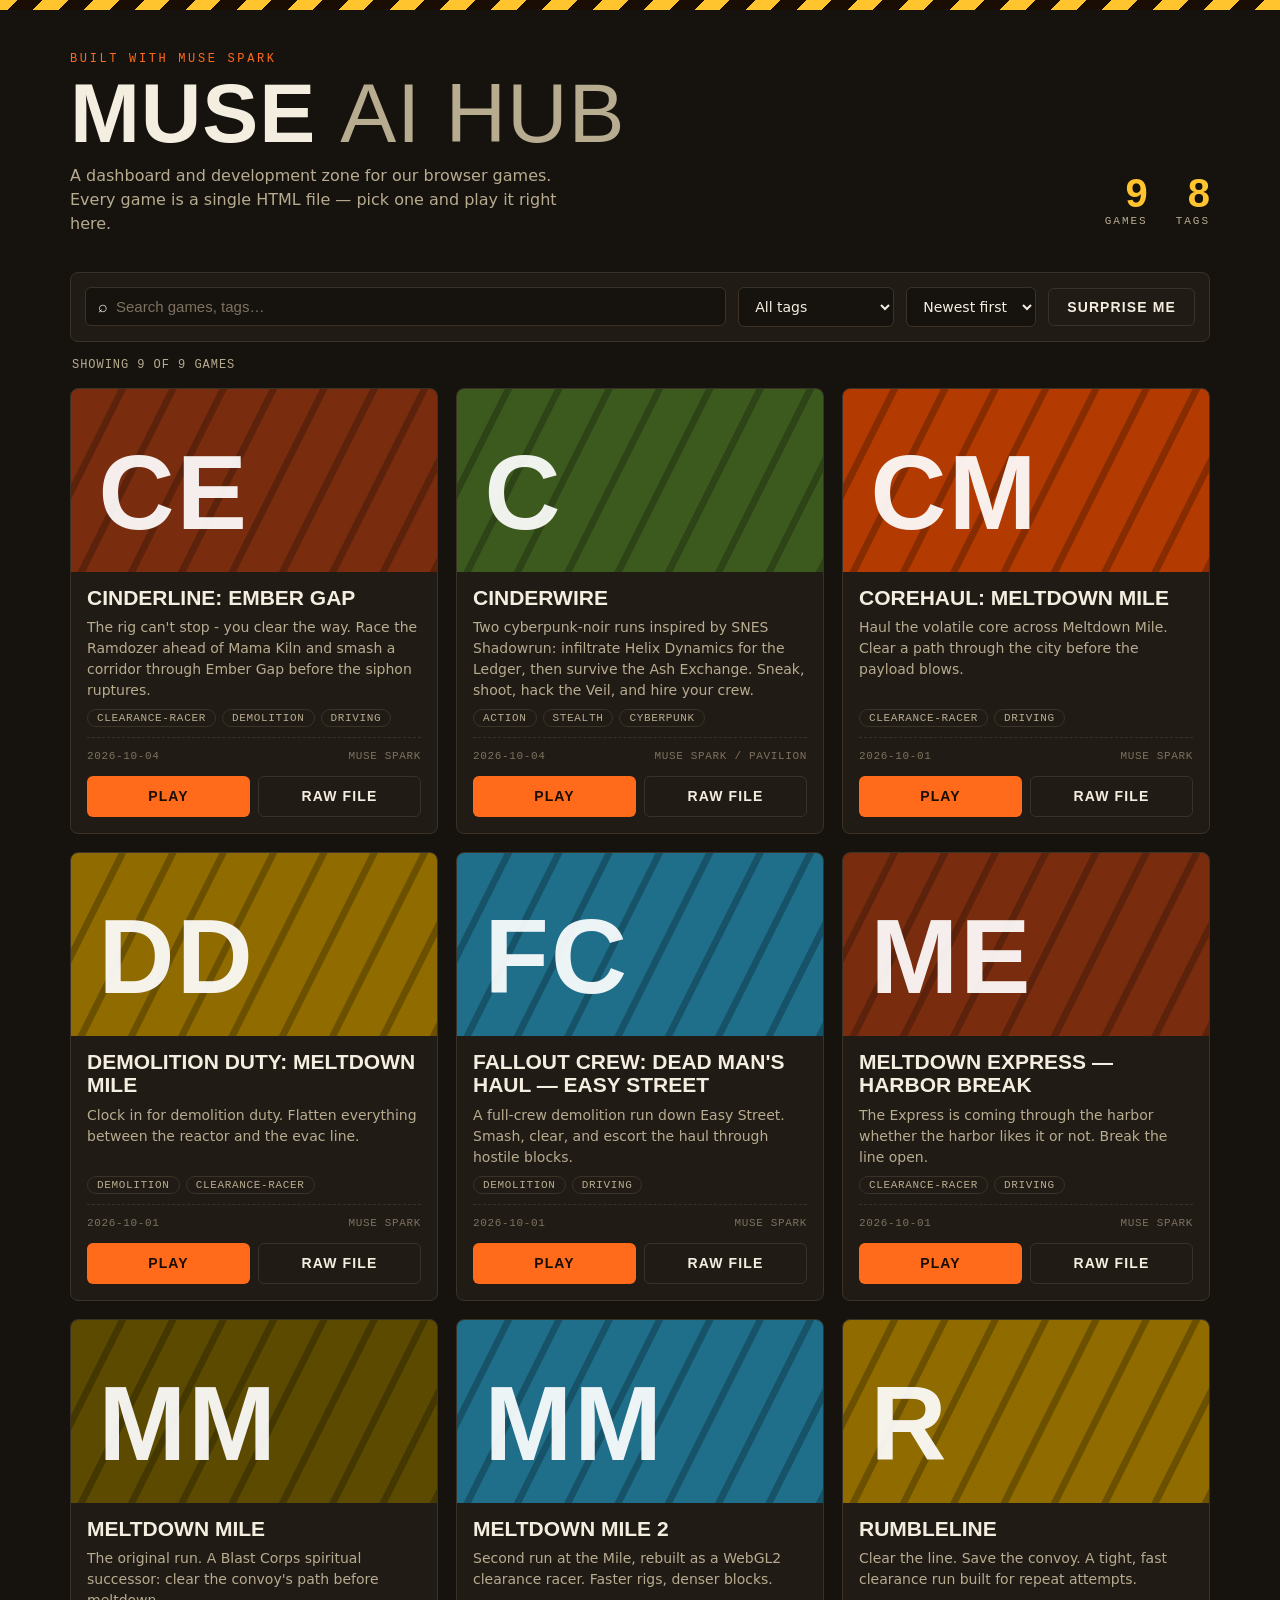
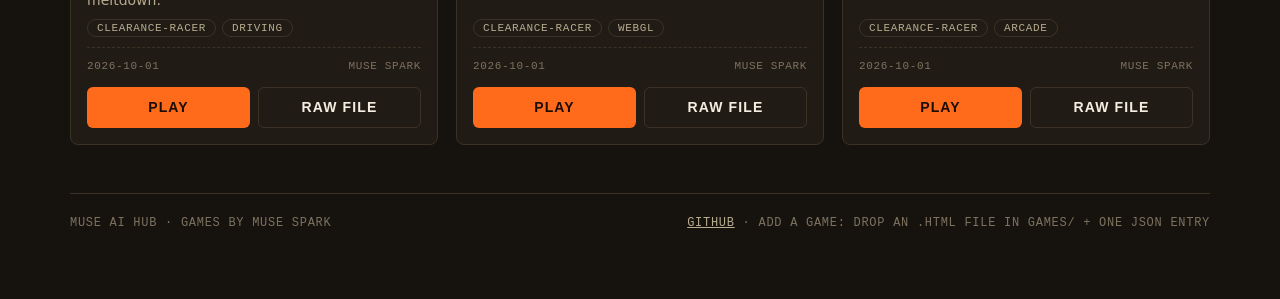
<file: index.html>
<!DOCTYPE html>
<html lang="en">
<head>
  <meta charset="utf-8">
  <meta name="viewport" content="width=device-width, initial-scale=1">
  <title>Muse AI Hub — Playable Muse Spark Games</title>
  <meta name="description" content="Muse AI Hub: a dashboard and development zone for playable browser games built with Muse Spark. Browse, search, and play.">
  <link rel="stylesheet" href="assets/css/hub.css">
  <link rel="icon" href="data:image/svg+xml,%3Csvg xmlns='http://www.w3.org/2000/svg' viewBox='0 0 32 32'%3E%3Crect width='32' height='32' fill='%23ff6b1a'/%3E%3Ctext x='6' y='24' font-family='Arial' font-weight='900' font-size='20' fill='%231a0d04'%3EM%3C/text%3E%3C/svg%3E">
</head>
<body>
  <div class="hazard-bar" aria-hidden="true"></div>
  <div class="wrap">
    <header class="masthead">
      <div>
        <p class="brand-kicker">Built with Muse Spark</p>
        <h1 class="brand-title">Muse <span class="thin">AI Hub</span></h1>
        <p class="brand-sub">
          A dashboard and development zone for our browser games.
          Every game is a single HTML file — pick one and play it right here.
        </p>
      </div>
      <div class="stats" aria-label="Hub statistics">
        <div class="stat">
          <div class="stat-num" id="stat-games">–</div>
          <div class="stat-label">Games</div>
        </div>
        <div class="stat">
          <div class="stat-num" id="stat-tags">–</div>
          <div class="stat-label">Tags</div>
        </div>
      </div>
    </header>

    <div class="toolbar" role="search">
      <label class="search">
        <span aria-hidden="true">⌕</span>
        <input id="search" type="search" placeholder="Search games, tags…" autocomplete="off">
      </label>
      <select id="tag-filter" aria-label="Filter by tag">
        <option value="all">All tags</option>
      </select>
      <select id="sort" aria-label="Sort games">
        <option value="newest">Newest first</option>
        <option value="oldest">Oldest first</option>
        <option value="az">A – Z</option>
      </select>
      <button class="btn btn-ghost" id="random" type="button">Surprise me</button>
    </div>

    <p class="result-line" id="result-line" aria-live="polite">Loading games…</p>
    <div class="notice" id="notice" hidden></div>

    <main class="grid" id="grid"></main>

    <footer class="footer">
      <span>Muse AI Hub · games by Muse Spark</span>
      <span><a href="https://github.com/michaelcrosato/muse-ai-hub">GitHub</a> · add a game: drop an .html file in <span>games/</span> + one JSON entry</span>
    </footer>
  </div>

  <script src="assets/js/hub.js" defer></script>
</body>
</html>
</file>
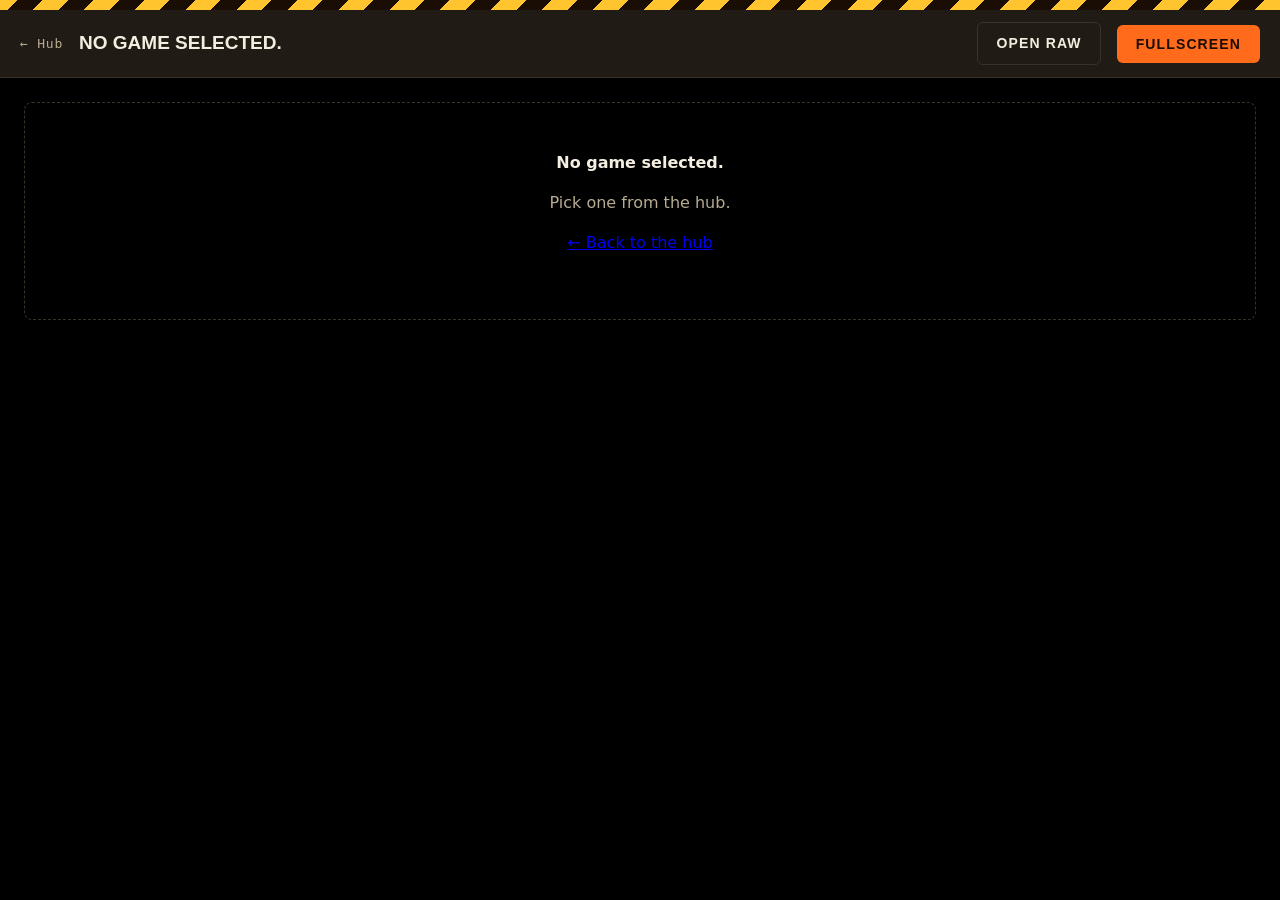
<file: play.html>
<!DOCTYPE html>
<html lang="en">
<head>
  <meta charset="utf-8">
  <meta name="viewport" content="width=device-width, initial-scale=1">
  <title>Play — Muse AI Hub</title>
  <meta name="description" content="Play a Muse Spark browser game in the Muse AI Hub player.">
  <link rel="stylesheet" href="assets/css/hub.css">
  <link rel="icon" href="data:image/svg+xml,%3Csvg xmlns='http://www.w3.org/2000/svg' viewBox='0 0 32 32'%3E%3Crect width='32' height='32' fill='%23ff6b1a'/%3E%3Ctext x='6' y='24' font-family='Arial' font-weight='900' font-size='20' fill='%231a0d04'%3EM%3C/text%3E%3C/svg%3E">
</head>
<body>
  <div class="player-shell">
    <div class="hazard-bar" aria-hidden="true"></div>
    <header class="player-top">
      <a class="back" href="index.html">← Hub</a>
      <h1 class="player-title" id="player-title">Loading…</h1>
      <span class="player-controls-hint" id="player-hint"></span>
      <a class="btn btn-ghost" id="new-tab" href="index.html" target="_blank" rel="noopener">Open raw</a>
      <button class="btn btn-primary" id="fullscreen" type="button">Fullscreen</button>
    </header>
    <main class="frame-wrap" id="frame-wrap">
      <iframe id="frame" title="Game" allowfullscreen></iframe>
    </main>
  </div>
  <script src="assets/js/play.js" defer></script>
</body>
</html>
</file>
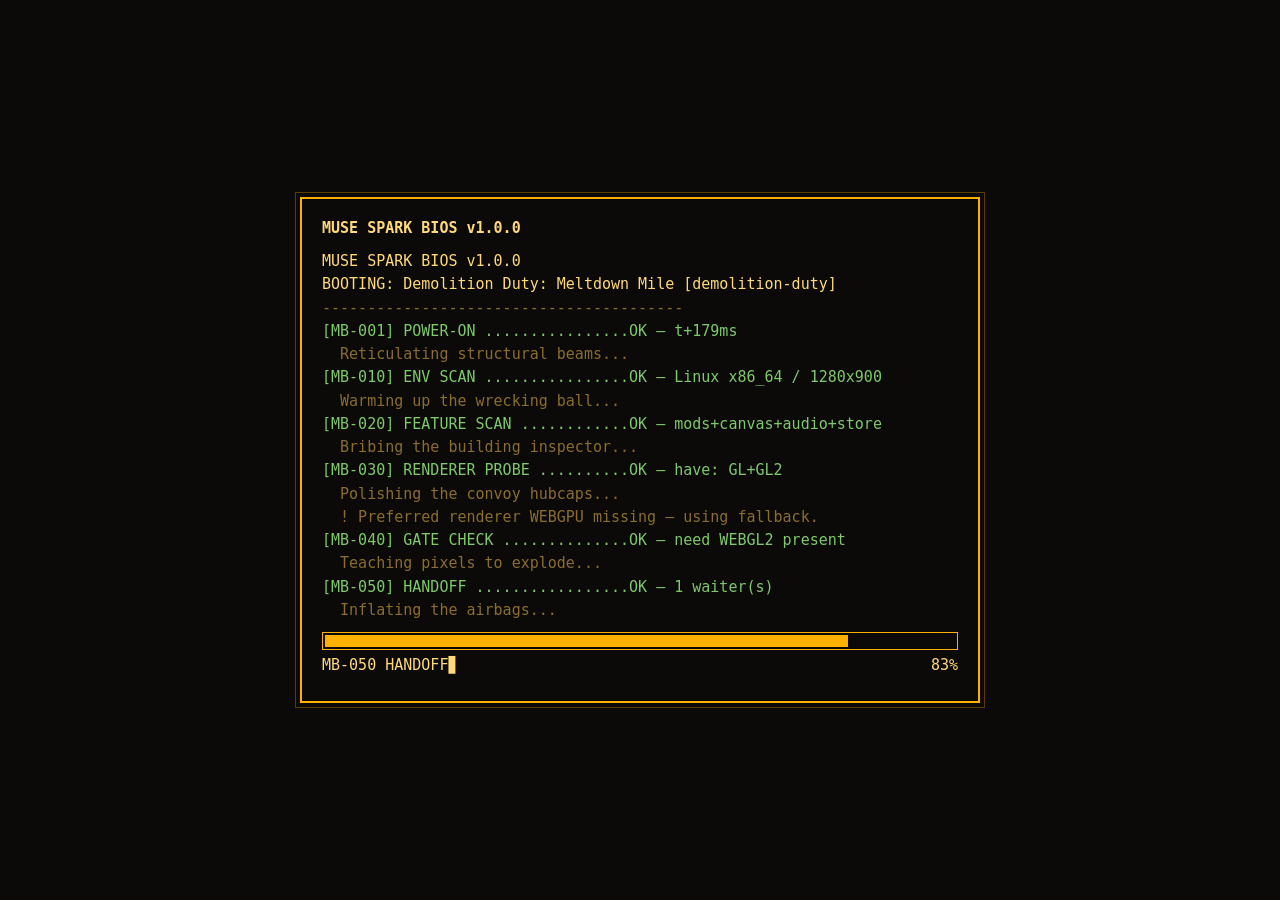
<file: games/blastcorps-demolition-duty-20261001-musespark.html>
<!DOCTYPE html>
<html lang="en">
<head>
<meta charset="utf-8">
<meta name="viewport" content="width=device-width, initial-scale=1, maximum-scale=1, user-scalable=no, viewport-fit=cover">
<meta name="theme-color" content="#14181f">
<title>Demolition Duty: Meltdown Mile — a Blast Corps-inspired vertical slice</title>
<style>
:root{
  --amber:#ffb020; --amber-d:#c97a08; --red:#e5484d; --green:#46c46a;
  --ink:#f4f1e8; --ink-dim:#b9b3a4; --panel:#1c212bcc; --panel-solid:#1c212b;
  --line:#ffffff22; --btn:#ffb020; --btn-ink:#231603;
}
*{box-sizing:border-box; -webkit-tap-highlight-color:transparent}
html,body{margin:0;padding:0;height:100%;overflow:hidden;background:#14181f;color:var(--ink);
  font-family:"Trebuchet MS","Segoe UI",system-ui,-apple-system,sans-serif;}
#scene{position:fixed;inset:0}
#scene canvas{display:block;width:100%;height:100%}
#vignette{position:fixed;inset:0;pointer-events:none;z-index:2;
  background:radial-gradient(ellipse at center,transparent 62%,rgba(8,10,14,.42) 100%)}
.hidden{display:none!important}
/* ---------- generic screens ---------- */
.screen{position:fixed;inset:0;z-index:20;display:flex;align-items:center;justify-content:center;
  padding:20px;overflow:auto}
.card{background:var(--panel);backdrop-filter:blur(10px);-webkit-backdrop-filter:blur(10px);
  border:1px solid var(--line);border-radius:14px;padding:26px 30px;max-width:640px;width:100%;
  box-shadow:0 24px 70px rgba(0,0,0,.55)}
.btn{display:inline-block;border:0;border-radius:10px;padding:13px 22px;margin:6px 4px;
  font-size:17px;font-weight:800;letter-spacing:.3px;cursor:pointer;
  background:var(--btn);color:var(--btn-ink);box-shadow:0 4px 0 var(--amber-d),0 8px 18px rgba(0,0,0,.4);
  font-family:inherit;touch-action:manipulation}
.btn:active{transform:translateY(3px);box-shadow:0 1px 0 var(--amber-d)}
.btn.ghost{background:#ffffff14;color:var(--ink);box-shadow:none;border:1px solid var(--line)}
.btn.small{font-size:14px;padding:9px 14px}
.btn:disabled{opacity:.45;cursor:default}
/* ---------- title ---------- */
#title{background:linear-gradient(180deg,rgba(10,12,16,.30) 0%,rgba(10,12,16,.66) 100%)}
.title-card{text-align:center;max-width:620px}
.game-kicker{display:inline-block;background:#e5484d;color:#fff;font-weight:800;font-size:13px;
  letter-spacing:2px;padding:5px 14px;border-radius:20px;margin-bottom:10px}
.game-title{font-size:min(56px,11vw);margin:0;line-height:1;letter-spacing:1px;color:var(--amber);
  text-shadow:0 4px 0 #7a4a00,0 10px 30px rgba(0,0,0,.6)}
.game-sub{font-size:min(24px,5.4vw);margin:6px 0 4px;color:#fff;font-weight:800;letter-spacing:4px}
.game-tag{color:var(--ink-dim);font-size:14px;margin:2px 0 12px}
.title-meta{font-size:12px;color:var(--ink-dim);margin:8px 0 14px;line-height:1.7}
.title-meta b{color:var(--ink)}
.title-btns{display:flex;flex-wrap:wrap;justify-content:center}
.title-foot{margin-top:10px;font-size:12px;color:var(--ink-dim)}
.icon-row{position:absolute;top:14px;right:14px;display:flex;gap:8px}
.icon-btn{width:42px;height:42px;border-radius:10px;border:1px solid var(--line);cursor:pointer;
  background:#ffffff14;color:var(--ink);font-size:19px;font-family:inherit}
/* ---------- loading / error ---------- */
#loading{background:#14181f;z-index:60;flex-direction:column;text-align:center}
#loading .card{max-width:420px}
.load-bar{height:12px;background:#ffffff18;border-radius:8px;overflow:hidden;margin:14px 0 6px}
#loading-bar-fill{height:100%;width:5%;background:var(--amber);border-radius:8px;transition:width .2s}
#loading-label{font-size:13px;color:var(--ink-dim);min-height:20px}
#error-overlay{background:rgba(20,6,6,.94);z-index:70}
#error-overlay .card{border-color:#e5484d}
/* ---------- HUD ---------- */
#hud{position:fixed;inset:0;z-index:10;pointer-events:none;font-size:14px}
#hud-top{position:absolute;top:0;left:0;right:0;display:flex;align-items:stretch;gap:8px;
  padding:8px 10px;}
.hud-box{background:var(--panel);border:1px solid var(--line);border-radius:10px;padding:6px 10px;
  min-width:0}
#carrier-box{flex:1.4}
#carrier-label{font-size:12px;font-weight:800;letter-spacing:1px;color:var(--amber)}
.carrier-track{height:10px;background:#ffffff1c;border-radius:6px;margin-top:4px;position:relative;overflow:hidden}
#carrier-fill{height:100%;width:0%;background:linear-gradient(90deg,#46c46a,#ffb020,#e5484d);border-radius:6px}
#next-obstacle{font-size:12px;color:var(--ink-dim);margin-top:3px}
#next-obstacle b{color:#ff8a8a}
#mission-box{flex:1;text-align:center}
#mission-time{font-size:20px;font-weight:800;font-variant-numeric:tabular-nums}
#damage-score{font-size:13px;color:var(--green);font-weight:800}
#medal-box{text-align:center;min-width:74px}
#medal-preview{font-size:22px;line-height:1}
.medal-cap{font-size:10px;color:var(--ink-dim);letter-spacing:1px}
#hud-right{position:absolute;top:76px;right:10px;display:flex;flex-direction:column;gap:8px;align-items:flex-end}
#veh-card{min-width:170px;text-align:left}
#veh-name{font-weight:800;font-size:15px;color:var(--amber)}
.hp-track{height:8px;background:#ffffff1c;border-radius:5px;margin:5px 0 3px;overflow:hidden}
#veh-hp-fill{height:100%;width:100%;background:var(--green);border-radius:5px}
#veh-speed{font-size:12px;color:var(--ink-dim);font-variant-numeric:tabular-nums}
#counts{display:flex;gap:10px;font-size:13px;font-weight:800}
#radar-wrap{position:absolute;left:10px;bottom:10px;background:var(--panel);border:1px solid var(--line);
  border-radius:12px;padding:6px}
#radar-canvas{display:block;width:148px;height:148px;border-radius:8px}
#prompt{position:absolute;left:50%;bottom:118px;transform:translateX(-50%);background:var(--panel);
  border:1px solid var(--amber);border-radius:10px;padding:8px 16px;font-weight:800;font-size:15px;
  white-space:nowrap}
#banner{position:fixed;inset:0;z-index:15;display:flex;align-items:center;justify-content:center;
  pointer-events:none;text-align:center}
#banner-inner{background:rgba(10,12,16,.72);border:1px solid var(--line);border-radius:16px;
  padding:22px 46px;transform:scale(.9);opacity:0;transition:all .25s}
#banner.show #banner-inner{transform:scale(1);opacity:1}
#banner-title{font-size:44px;font-weight:900;color:var(--amber);letter-spacing:2px;margin:0}
#banner-sub{font-size:16px;color:var(--ink);margin:6px 0 0}
#banner.danger #banner-title{color:#ff6b6b}
#hud-btns{position:absolute;top:76px;left:10px;display:flex;gap:6px;pointer-events:auto}
#diag{position:fixed;left:10px;top:128px;z-index:11;background:rgba(10,12,16,.62);border:1px solid var(--line);
  border-radius:8px;padding:5px 9px;font-size:11px;line-height:1.65;color:#cfd6df;pointer-events:none;
  font-variant-numeric:tabular-nums;font-family:ui-monospace,Consolas,monospace}
/* ---------- touch controls ---------- */
#touch{position:fixed;inset:0;z-index:12;pointer-events:none}
#joy-zone{position:absolute;left:0;bottom:0;width:44%;height:52%;pointer-events:auto;touch-action:none}
#joy-base{position:absolute;left:34px;bottom:170px;width:124px;height:124px;border-radius:50%;
  background:#ffffff12;border:2px solid #ffffff30}
#joy-knob{position:absolute;left:50%;top:50%;width:56px;height:56px;border-radius:50%;
  background:var(--amber);transform:translate(-50%,-50%);box-shadow:0 4px 14px rgba(0,0,0,.5)}
.touch-btns{position:absolute;right:14px;bottom:170px;display:flex;gap:10px;pointer-events:auto}
.tbtn{width:74px;height:74px;border-radius:50%;border:2px solid #ffffff35;background:#ffffff16;
  color:#fff;font-weight:900;font-size:13px;font-family:inherit;touch-action:none}
.tbtn:active{background:var(--amber);color:#231603}
#btn-cam2{position:absolute;right:14px;bottom:258px;width:54px;height:54px;font-size:18px}
/* ---------- modals ---------- */
.modal{position:fixed;inset:0;z-index:30;display:flex;align-items:center;justify-content:center;
  padding:18px;background:rgba(8,10,14,.6)}
.modal .card{max-height:88vh;overflow:auto}
.modal h2{margin:0 0 10px;color:var(--amber);letter-spacing:1px}
.modal table{width:100%;border-collapse:collapse;font-size:14px}
.modal td,.modal th{padding:6px 8px;border-bottom:1px solid var(--line);text-align:left}
.modal th{color:var(--ink-dim);font-size:12px;letter-spacing:1px}
.opt-row{display:flex;align-items:center;justify-content:space-between;gap:14px;margin:12px 0;font-size:15px}
.opt-row input[type=range]{flex:1;accent-color:var(--amber)}
.opt-row select{background:#0f1319;color:var(--ink);border:1px solid var(--line);border-radius:8px;
  padding:8px 10px;font-size:15px;font-family:inherit}
.switch{width:58px;height:30px;border-radius:16px;border:1px solid var(--line);background:#ffffff18;
  position:relative;cursor:pointer}
.switch::after{content:"";position:absolute;top:3px;left:4px;width:22px;height:22px;border-radius:50%;
  background:#8a8f98;transition:all .15s}
.switch.on{background:#2c7a3f}
.switch.on::after{left:30px;background:#fff}
/* ---------- results ---------- */
#results .card{text-align:center}
#results-medal{font-size:64px;line-height:1}
#results-title{font-size:38px;margin:6px 0;color:var(--amber)}
#results-stats{text-align:left;display:inline-block;margin:10px auto;font-size:15px;line-height:2}
/* ---------- docs ---------- */
#modal-docs .card{max-width:760px}
#modal-docs h3{color:var(--amber);margin:18px 0 6px}
#modal-docs p,#modal-docs li{font-size:14px;line-height:1.65;color:#e6e1d4}
#modal-docs code{background:#00000050;padding:1px 6px;border-radius:5px;font-size:12.5px}
.doc-table{font-size:13px}
@media (max-width:700px){
  #radar-canvas{width:104px;height:104px}
  #veh-card{min-width:132px;font-size:12px}
  #hud-right{top:86px}
  #diag{display:none}
  #prompt{bottom:260px;font-size:13px}
  .card{padding:18px}
}
@media (prefers-reduced-motion:reduce){
  #banner-inner{transition:none}
}
</style>
<!--MUSE-BOOT-CSS-BEGIN v1.0.0-->
<style>
/* MUSE SPARK BIOS — boot overlay styles. Dependency-free, prefixed `mb-`. */
.mb {
  position: fixed;
  inset: 0;
  z-index: 2147483647;
  background: #0b0a08;
  color: #ffb000;
  font-family: ui-monospace, "Cascadia Mono", Consolas, Menlo, monospace;
  font-size: clamp(12px, 1.6vw, 15px);
  line-height: 1.55;
  display: flex;
  align-items: center;
  justify-content: center;
  padding: 20px;
}

.mb[hidden] { display: none; }

.mb-term {
  width: min(680px, 100%);
  max-height: 92vh;
  overflow-y: auto;
  border: 2px solid #ffb000;
  background: #0b0a08;
  padding: 18px 20px;
  box-shadow: 0 0 0 4px #0b0a08, 0 0 0 5px #5c3d00;
}

.mb-head {
  color: #ffd97a;
  font-weight: 700;
  white-space: pre-wrap;
  margin-bottom: 10px;
}

.mb-static { color: #ffb000; white-space: pre-wrap; }

.mb-log { margin: 8px 0; white-space: pre-wrap; word-break: break-word; }

.mb-line-ok { color: #7fc86b; }
.mb-line-fail { color: #ff5d5d; }
.mb-line-dim { color: #8a6d2f; }
.mb-line-info { color: #ffd97a; }

.mb-progress {
  height: 18px;
  border: 1px solid #ffb000;
  margin: 10px 0 4px;
  padding: 2px;
}

.mb-bar-fill {
  height: 100%;
  width: 0%;
  background: #ffb000;
}

.mb-failed .mb-bar-fill { background: #ff5d5d; }
.mb-failed .mb-term { border-color: #ff5d5d; }

.mb-status {
  display: flex;
  justify-content: space-between;
  gap: 12px;
  color: #ffd97a;
  margin-bottom: 6px;
}

.mb-cursor::after {
  content: "▊";
  animation: mb-blink 1s steps(1) infinite;
}

.mb-fail { margin-top: 12px; border-top: 1px dashed #ff5d5d; padding-top: 12px; }
.mb-fail[hidden] { display: none; }

.mb-fail-title { color: #ff5d5d; font-weight: 700; margin-bottom: 6px; }

.mb-report {
  background: #160f0a;
  border: 1px solid #5c3d00;
  padding: 10px 12px;
  max-height: 220px;
  overflow: auto;
  white-space: pre-wrap;
  word-break: break-word;
  color: #ffd97a;
  font-size: 0.92em;
  margin: 8px 0;
}

.mb-btn-row { display: flex; flex-wrap: wrap; gap: 10px; margin-top: 10px; }

.mb-btn {
  cursor: pointer;
  font: inherit;
  background: #ffb000;
  color: #1a0d04;
  border: none;
  padding: 8px 16px;
  font-weight: 700;
}

.mb-btn-ghost { background: transparent; color: #ffb000; border: 1px solid #ffb000; }

@keyframes mb-blink { 50% { opacity: 0; } }

@media (prefers-reduced-motion: reduce) {
  .mb-cursor::after { animation: none; }
}

</style>
<!--MUSE-BOOT-CSS-END-->
</head>
<body>
<!--MUSE-BOOT-BODY-BEGIN v1.0.0-->
<div id="muse-boot" class="mb" data-boot-id="demolition-duty" data-boot-title="Demolition Duty: Meltdown Mile" data-boot-renderer="webgl2" data-boot-prefer="webgpu" data-boot-version="1.0.0">
  <div class="mb-term">
    <div class="mb-head">MUSE SPARK BIOS v1.0.0</div>
    <div class="mb-static">BOOTING: Demolition Duty: Meltdown Mile
Starting... if this screen never changes, JavaScript failed to run. Screenshot this page and send it to the devs.</div>
    <div id="mb-log" class="mb-log"></div>
    <div class="mb-progress"><div id="mb-bar-fill" class="mb-bar-fill"></div></div>
    <div class="mb-status"><span id="mb-step" class="mb-cursor"></span><span id="mb-pct">0%</span></div>
    <div id="mb-fail" class="mb-fail" hidden>
      <div class="mb-fail-title" id="mb-fail-title"></div>
      <div id="mb-fail-detail"></div>
      <pre class="mb-report" id="mb-report"></pre>
      <div class="mb-btn-row"><button class="mb-btn" id="mb-copy" type="button">COPY REPORT</button><button class="mb-btn mb-btn-ghost" id="mb-retry" type="button">RETRY</button></div>
    </div>
  </div>
</div>
<script>
/* MUSE SPARK BIOS — standardized game boot loader.
 *
 * Runs before any game code: paints a retro boot screen, checks the
 * environment, probes renderers (2d / webgl / webgl2 / webgpu), shows progress
 * with step codes, then hands off to the game. On failure it shows a
 * screenshot-friendly report instead of starting the game.
 *
 * Compatibility: plain ES5, no dependencies. Uses only a tiny DOM surface
 * (getElementById, createElement, appendChild, textContent, addEventListener,
 * canvas getContext) so it runs even on very old browsers — where it will
 * typically report exactly WHY the game cannot start.
 *
 * Game integration (one line at the top of the game's module script):
 *   await window.MuseBoot.gameReady();
 * The promise resolves when boot passes. It stays pending forever when boot
 * fails, so the game never starts behind the failure screen.
 */
(function (global) {
  'use strict';

  var VERSION = '1.0.0';
  var BOOT_MIN_MS = 1400;
  var STEP_DELAY_MS = 170;
  var CRASH_WATCH_MS = 20000;
  var WEBGPU_TIMEOUT_MS = 3000;

  /* Minimal Promise polyfill (only installed when missing). */
  if (typeof global.Promise === 'undefined') {
    global.Promise = function (executor) {
      var callbacks = [];
      var settled = false;
      var value;
      function resolve(v) {
        if (settled) return;
        settled = true;
        value = v;
        var copy = callbacks.slice();
        callbacks = [];
        for (var i = 0; i < copy.length; i++) {
          (function (cb) {
            global.setTimeout(function () { cb(value); }, 0);
          })(copy[i]);
        }
      }
      this.then = function (cb) {
        if (settled) {
          global.setTimeout(function () { cb(value); }, 0);
        } else {
          callbacks.push(cb);
        }
        return this;
      };
      try {
        executor(resolve, function () { resolve(undefined); });
      } catch (e) {
        resolve(undefined);
      }
    };
  }

  var DOCUMENT = global.document;
  var NAVIGATOR = global.navigator || {};
  var LOCATION = global.location || { search: '', protocol: 'unknown:' };
  var SCREEN = global.screen || {};

  function now() { return new Date().getTime(); }

  function $(id) {
    try {
      return DOCUMENT.getElementById(id);
    } catch (e) {
      return null;
    }
  }

  function on(target, evt, fn, capture) {
    if (target && target.addEventListener) {
      try {
        target.addEventListener(evt, fn, !!capture);
      } catch (e) { /* ignore */ }
    } else if (target && target.attachEvent) {
      try {
        target.attachEvent('on' + evt, fn);
      } catch (e) { /* ignore */ }
    }
  }

  function logConsole(msg) {
    try {
      if (global.console && global.console.log) global.console.log('[muse-boot] ' + msg);
    } catch (e) { /* ignore */ }
  }

  function parseQuery(search) {
    var out = {};
    var q = String(search || '').replace(/^\?/, '');
    if (!q) return out;
    var parts = q.split('&');
    for (var i = 0; i < parts.length; i++) {
      var kv = parts[i].split('=');
      var k = '';
      try {
        k = decodeURIComponent(kv[0]);
      } catch (e) {
        k = kv[0];
      }
      out[k] = kv.length > 1 ? kv[1] : '1';
    }
    return out;
  }

  var FLAVOR = [
    'Reticulating structural beams...',
    'Warming up the wrecking ball...',
    'Bribing the building inspector...',
    'Polishing the convoy hubcaps...',
    'Teaching pixels to explode...',
    'Inflating the airbags...',
    'Sharpening the bulldozer...',
    'Convincing gravity to cooperate...'
  ];

  var state = {
    status: 'booting',
    t0: now(),
    lines: [],
    steps: [],
    diag: {},
    probes: {},
    warnings: [],
    fail: null,
    readyQueue: [],
    failHooks: [],
    need: 'webgl2',
    prefer: null,
    gameId: 'unknown',
    gameTitle: 'Muse Spark Game',
    noboot: false,
    flavorIdx: 0,
    dom: null,
    crashTimer: null,
    bootedAt: null
  };

  /* ---------------- DOM ---------------- */

  function ensureDom() {
    if (state.dom) return state.dom;
    var root = $('muse-boot');
    if (!root) return null;
    state.dom = {
      root: root,
      statik: root.getElementsByClassName ? root.getElementsByClassName('mb-static')[0] : null,
      log: $('mb-log'),
      fill: $('mb-bar-fill'),
      pct: $('mb-pct'),
      step: $('mb-step'),
      fail: $('mb-fail'),
      failTitle: $('mb-fail-title'),
      failDetail: $('mb-fail-detail'),
      report: $('mb-report'),
      copy: $('mb-copy'),
      retry: $('mb-retry')
    };
    if (state.dom.copy) {
      on(state.dom.copy, 'click', function () { copyReport(); });
    }
    if (state.dom.retry) {
      on(state.dom.retry, 'click', function () {
        try {
          LOCATION.reload();
        } catch (e) { /* ignore */ }
      });
    }
    flushLines();
    return state.dom;
  }

  function addLine(cls, text) {
    state.lines.push({ cls: cls, text: text });
    logConsole(text);
    var dom = ensureDom();
    if (!dom || !dom.log) return;
    if (dom.statik) dom.statik.style.display = 'none';
    var div = null;
    try {
      div = DOCUMENT.createElement('div');
      div.className = cls;
      div.textContent = text;
      dom.log.appendChild(div);
    } catch (e) { /* ignore */ }
  }

  function flushLines() {
    var dom = state.dom;
    if (!dom || !dom.log) return;
    if (dom.statik && state.lines.length > 0) dom.statik.style.display = 'none';
    try {
      dom.log.innerHTML = '';
    } catch (e) { /* ignore */ }
    for (var i = 0; i < state.lines.length; i++) {
      try {
        var div = DOCUMENT.createElement('div');
        div.className = state.lines[i].cls;
        div.textContent = state.lines[i].text;
        dom.log.appendChild(div);
      } catch (e) { /* ignore */ }
    }
  }

  function setProgress(pct, stepText) {
    var dom = ensureDom();
    if (!dom) return;
    try {
      if (dom.fill) dom.fill.style.width = String(Math.max(0, Math.min(100, pct))) + '%';
      if (dom.pct) dom.pct.textContent = String(Math.round(pct)) + '%';
      if (dom.step) dom.step.textContent = stepText || '';
    } catch (e) { /* ignore */ }
  }

  function show() {
    var dom = ensureDom();
    if (dom && dom.root) {
      try {
        dom.root.hidden = false;
        dom.root.style.display = '';
      } catch (e) { /* ignore */ }
    }
  }

  function hide() {
    var dom = ensureDom();
    if (dom && dom.root) {
      try {
        dom.root.hidden = true;
        dom.root.style.display = 'none';
      } catch (e) { /* ignore */ }
    }
  }

  /* ---------------- Probes ---------------- */

  function probeContext2d() {
    try {
      var c = DOCUMENT.createElement('canvas');
      return !!(c && c.getContext && c.getContext('2d'));
    } catch (e) {
      return false;
    }
  }

  function probeWebGL(kind) {
    try {
      var c = DOCUMENT.createElement('canvas');
      if (!c || !c.getContext) return { ok: false };
      var gl = null;
      if (kind === 'webgl2') {
        gl = c.getContext('webgl2');
      } else {
        gl = c.getContext('webgl') || c.getContext('experimental-webgl');
      }
      if (!gl) return { ok: false };
      var out = { ok: true };
      try {
        var ext = gl.getExtension('WEBGL_debug_renderer_info');
        if (ext) out.renderer = String(gl.getParameter(ext.UNMASKED_RENDERER_WEBGL));
      } catch (e2) { /* blocked or unavailable */ }
      try {
        var lose = gl.getExtension('WEBGL_lose_context');
        if (lose) lose.loseContext();
      } catch (e3) { /* ignore */ }
      return out;
    } catch (e) {
      return { ok: false };
    }
  }

  function probeWebGPU(cb) {
    var done = false;
    function fin(res) {
      if (done) return;
      done = true;
      cb(res);
    }
    try {
      var gpu = NAVIGATOR.gpu;
      if (!gpu || !gpu.requestAdapter) {
        fin({ ok: false, reason: 'navigator.gpu missing' });
        return;
      }
      global.setTimeout(function () {
        fin({ ok: false, reason: 'adapter request timed out' });
      }, WEBGPU_TIMEOUT_MS);
      gpu.requestAdapter().then(function (adapter) {
        if (!adapter) {
          fin({ ok: false, reason: 'no adapter returned' });
          return;
        }
        var label = '';
        try {
          if (adapter.info) label = adapter.info.device || adapter.info.description || '';
          if (!label && adapter.label) label = adapter.label;
        } catch (e) { /* ignore */ }
        fin({ ok: true, adapter: label || 'adapter ok' });
      }, function (err) {
        var msg = err;
        try {
          msg = (err && err.message) || String(err);
        } catch (e) { /* ignore */ }
        fin({ ok: false, reason: String(msg) });
      });
    } catch (e) {
      var msg2 = e;
      try {
        msg2 = (e && e.message) || String(e);
      } catch (e2) { /* ignore */ }
      fin({ ok: false, reason: String(msg2) });
    }
  }

  function probeModules() {
    try {
      var s = DOCUMENT.createElement('script');
      return ('noModule' in s);
    } catch (e) {
      return false;
    }
  }

  function probeStorage() {
    try {
      var ls = global.localStorage;
      if (!ls) return false;
      var key = '__muse_boot_test__';
      ls.setItem(key, '1');
      ls.removeItem(key);
      return true;
    } catch (e) {
      return false;
    }
  }

  function collectEnv() {
    var d = state.diag;
    d.bootVersion = VERSION;
    try {
      d.ua = String(NAVIGATOR.userAgent || 'n/a');
    } catch (e) {
      d.ua = 'n/a';
    }
    try {
      d.platform = String(NAVIGATOR.platform || NAVIGATOR.userAgentData && NAVIGATOR.userAgentData.platform || 'n/a');
    } catch (e) {
      d.platform = 'n/a';
    }
    try {
      d.language = String(NAVIGATOR.language || 'n/a');
    } catch (e) {
      d.language = 'n/a';
    }
    d.cores = NAVIGATOR.hardwareConcurrency || 'n/a';
    d.memoryGB = NAVIGATOR.deviceMemory || 'n/a';
    try {
      d.screen = (SCREEN.width || '?') + 'x' + (SCREEN.height || '?');
    } catch (e) {
      d.screen = 'n/a';
    }
    d.dpr = global.devicePixelRatio || 'n/a';
    d.touch = (typeof NAVIGATOR.maxTouchPoints === 'number') ? NAVIGATOR.maxTouchPoints : 'n/a';
    try {
      d.protocol = String(LOCATION.protocol || 'n/a');
    } catch (e) {
      d.protocol = 'n/a';
    }
    d.online = (typeof NAVIGATOR.onLine === 'boolean') ? (NAVIGATOR.onLine ? 'yes' : 'no') : 'n/a';
    try {
      d.time = new Date().toISOString();
    } catch (e) {
      d.time = String(now());
    }
  }

  function collectFeatures() {
    var d = state.diag;
    d.modules = probeModules();
    d.canvas2d = probeContext2d();
    var gl1 = probeWebGL('webgl');
    var gl2 = probeWebGL('webgl2');
    state.probes.canvas2d = d.canvas2d;
    state.probes.webgl = !!gl1.ok;
    state.probes.webgl2 = !!gl2.ok;
    d.webgl = !!gl1.ok;
    d.webgl2 = !!gl2.ok;
    d.gpu = gl2.renderer || gl1.renderer || 'n/a';
    try {
      d.audio = !!(global.AudioContext || global.webkitAudioContext);
    } catch (e) {
      d.audio = false;
    }
    d.storage = probeStorage();
    try {
      d.workers = (typeof global.Worker !== 'undefined');
    } catch (e) {
      d.workers = false;
    }
    try {
      d.wasm = (typeof global.WebAssembly === 'object');
    } catch (e) {
      d.wasm = false;
    }
    try {
      var de = DOCUMENT.documentElement;
      d.fullscreen = !!(de && (de.requestFullscreen || de.webkitRequestFullscreen || de.msRequestFullscreen));
    } catch (e) {
      d.fullscreen = false;
    }
  }

  /* ---------------- Steps ---------------- */

  function stepLine(code, name, ok, detail) {
    var dots = ' .............................. ';
    var label = '[' + code + '] ' + name;
    var status = ok ? 'OK' : 'FAIL';
    var line = label + dots.slice(0, Math.max(4, 34 - label.length)) + status;
    if (detail) line += ' — ' + detail;
    addLine(ok ? 'mb-line-ok' : 'mb-line-fail', line);
    state.steps.push({ code: code, name: name, ok: !!ok, detail: detail || '' });
  }

  function flavorLine() {
    var q = FLAVOR[state.flavorIdx % FLAVOR.length];
    state.flavorIdx += 1;
    addLine('mb-line-dim', '  ' + q);
  }

  function recordWarning(text) {
    state.warnings.push(text);
    addLine('mb-line-dim', '  ! ' + text);
  }

  var STEP_DEFS = [
    { code: 'MB-001', name: 'POWER-ON' },
    { code: 'MB-010', name: 'ENV SCAN' },
    { code: 'MB-020', name: 'FEATURE SCAN' },
    { code: 'MB-030', name: 'RENDERER PROBE' },
    { code: 'MB-040', name: 'GATE CHECK' },
    { code: 'MB-050', name: 'HANDOFF' }
  ];

  function runSteps() {
    var delay = state.noboot ? 0 : STEP_DELAY_MS;
    var i = 0;

    function header() {
      addLine('mb-line-info', 'MUSE SPARK BIOS v' + VERSION);
      addLine('mb-line-info', 'BOOTING: ' + state.gameTitle + ' [' + state.gameId + ']');
      addLine('mb-line-dim', '----------------------------------------');
    }

    function next() {
      if (state.status !== 'booting') return;
      if (i >= STEP_DEFS.length) {
        finishSequence();
        return;
      }
      var def = STEP_DEFS[i];
      i += 1;
      setProgress(Math.round(((i - 1) / STEP_DEFS.length) * 100), def.code + ' ' + def.name);
      global.setTimeout(function () {
        if (state.status !== 'booting') return;
        runOne(def, function () {
          flavorLine();
          next();
        });
      }, delay);
    }

    function runOne(def, done) {
      switch (def.code) {
        case 'MB-001':
          stepLine(def.code, def.name, true, 't+' + (now() - state.t0) + 'ms');
          done();
          break;
        case 'MB-010':
          collectEnv();
          stepLine(def.code, def.name, true, String(state.diag.platform) + ' / ' + String(state.diag.screen));
          if (state.diag.protocol === 'file:') {
            recordWarning('Page opened via file:// — some browsers block game files here. Prefer http(s).');
          }
          if (state.diag.online === 'no') {
            recordWarning('Browser reports OFFLINE — CDN imports may fail.');
          }
          done();
          break;
        case 'MB-020':
          collectFeatures();
          if (!state.diag.modules) {
            stepLine(def.code, def.name, false, 'ES modules unsupported');
            finishFail('MB-E202', 'BROWSER TOO OLD', 'This browser cannot run ES module scripts, which every Muse Spark game needs. Update to a current Chrome, Edge, Firefox, or Safari.');
            return;
          }
          stepLine(def.code, def.name, true, 'mods+canvas+audio+store');
          if (!state.diag.storage) recordWarning('localStorage unavailable — saves/settings may not persist.');
          if (!state.diag.audio) recordWarning('Web Audio unavailable — game will be silent.');
          done();
          break;
        case 'MB-030':
          probeWebGPU(function (res) {
            if (state.status !== 'booting') return;
            state.probes.webgpu = !!res.ok;
            state.diag.webgpu = !!res.ok;
            state.diag.webgpuAdapter = res.ok ? (res.adapter || 'ok') : ('no (' + (res.reason || 'unknown') + ')');
            var have = [];
            if (state.probes.webgl) have.push('GL');
            if (state.probes.webgl2) have.push('GL2');
            if (state.probes.webgpu) have.push('GPU');
            stepLine(def.code, def.name, true, have.length > 0 ? ('have: ' + have.join('+')) : 'none detected');
            done();
          });
          break;
        case 'MB-040': {
          var gate = evaluateGate(state.need);
          if (!gate.ok) {
            stepLine(def.code, def.name, false, 'need ' + state.need.toUpperCase());
            finishFail(gate.code, gate.title, gate.detail);
            return;
          }
          var extra = 'need ' + state.need.toUpperCase() + ' present';
          if (state.prefer && !state.probes[state.prefer]) {
            recordWarning('Preferred renderer ' + state.prefer.toUpperCase() + ' missing — using fallback.');
          }
          stepLine(def.code, def.name, true, extra);
          done();
          break;
        }
        case 'MB-050':
          stepLine(def.code, def.name, true, state.readyQueue.length + ' waiter(s)');
          done();
          break;
        default:
          done();
          break;
      }
    }

    function finishSequence() {
      if (state.status !== 'booting') return;
      var wait = state.noboot ? 0 : Math.max(0, BOOT_MIN_MS - (now() - state.t0));
      global.setTimeout(function () {
        if (state.status !== 'booting') return;
        finishOk();
      }, wait);
    }

    header();
    next();
  }

  function evaluateGate(need) {
    var p = state.probes;
    var avail = {
      '2d': !!p.canvas2d,
      webgl: !!p.webgl,
      webgl2: !!p.webgl2,
      webgpu: !!p.webgpu
    };
    if (!avail[need]) {
      var names = { '2d': 'Canvas 2D', webgl: 'WebGL', webgl2: 'WebGL2', webgpu: 'WebGPU' };
      return {
        ok: false,
        code: 'MB-E201',
        title: 'RENDERER UNAVAILABLE',
        detail: 'This game needs ' + (names[need] || need) + ' but this browser/device did not provide it. ' +
          'Try a current Chrome or Edge with hardware acceleration enabled.'
      };
    }
    return { ok: true };
  }

  /* ---------------- Finish ---------------- */

  function finishOk() {
    if (state.status !== 'booting') return;
    state.status = 'ready';
    state.bootedAt = now();
    setProgress(100, 'MB-900 READY');
    addLine('mb-line-ok', '[MB-900] READY ............ OK');
    publishReport();
    var queue = state.readyQueue.slice();
    state.readyQueue = [];
    global.setTimeout(function () {
      hide();
      startCrashWatch();
      for (var i = 0; i < queue.length; i++) {
        try {
          queue[i](api);
        } catch (e) { /* ignore waiter errors */ }
      }
    }, state.noboot ? 0 : 350);
  }

  function finishFail(code, title, detail) {
    if (state.status === 'failed') return;
    state.status = 'failed';
    state.fail = { code: code, title: title, detail: detail || '' };
    state.steps.push({ code: code, name: title, ok: false, detail: detail || '' });
    setProgress(100, code + ' ' + title);
    addLine('mb-line-fail', '[' + code + '] ' + title + ' .... FAIL');
    if (detail) addLine('mb-line-info', '  ' + detail);
    stopCrashWatch();
    renderFailBox();
    publishReport();
    show();
    for (var i = 0; i < state.failHooks.length; i++) {
      try {
        state.failHooks[i](state.fail);
      } catch (e) { /* ignore */ }
    }
  }

  function renderFailBox() {
    var dom = ensureDom();
    if (!dom) return;
    try {
      if (dom.root && dom.root.className.indexOf('mb-failed') === -1) {
        dom.root.className += ' mb-failed';
      }
      if (dom.failTitle) dom.failTitle.textContent = 'BOOT FAILED — ' + state.fail.code + ' ' + state.fail.title;
      if (dom.failDetail) dom.failDetail.textContent = state.fail.detail;
      if (dom.report) dom.report.textContent = buildReport();
      if (dom.fail) {
        dom.fail.hidden = false;
        dom.fail.style.display = '';
      }
    } catch (e) { /* ignore */ }
  }

  /* ---------------- Report ---------------- */

  function yn(v) {
    if (v === true) return 'yes';
    if (v === false) return 'no';
    return String(v);
  }

  function buildReport() {
    var d = state.diag;
    var out = [];
    out.push('MUSE SPARK BIOS BOOT REPORT v' + VERSION);
    out.push('game: ' + state.gameTitle + ' [' + state.gameId + ']');
    out.push('time: ' + (d.time || 'n/a') + '  status: ' + state.status.toUpperCase());
    if (state.fail) {
      out.push('fail: ' + state.fail.code + ' ' + state.fail.title);
      out.push('  ' + state.fail.detail);
    }
    out.push('steps:');
    for (var i = 0; i < state.steps.length; i++) {
      var s = state.steps[i];
      out.push('  [' + s.code + '] ' + s.name + ' ' + (s.ok ? 'OK' : 'FAIL') + (s.detail ? ' — ' + s.detail : ''));
    }
    out.push('diagnostics:');
    out.push('  ua: ' + (d.ua || 'n/a'));
    out.push('  platform: ' + (d.platform || 'n/a') + '  lang: ' + (d.language || 'n/a'));
    out.push('  cores: ' + yn(d.cores) + '  memGB: ' + yn(d.memoryGB) + '  screen: ' + (d.screen || 'n/a') +
      '  dpr: ' + yn(d.dpr) + '  touch: ' + yn(d.touch));
    out.push('  protocol: ' + (d.protocol || 'n/a') + '  online: ' + yn(d.online));
    out.push('  modules: ' + yn(d.modules) + '  canvas2d: ' + yn(d.canvas2d) +
      '  webgl: ' + yn(d.webgl) + '  webgl2: ' + yn(d.webgl2) + '  webgpu: ' + yn(d.webgpu));
    out.push('  gpu: ' + (d.gpu || 'n/a'));
    out.push('  webgpuAdapter: ' + (d.webgpuAdapter || 'n/a'));
    out.push('  audio: ' + yn(d.audio) + '  storage: ' + yn(d.storage) +
      '  workers: ' + yn(d.workers) + '  wasm: ' + yn(d.wasm) + '  fullscreen: ' + yn(d.fullscreen));
    if (state.warnings.length > 0) {
      out.push('warnings:');
      for (var w = 0; w < state.warnings.length; w++) out.push('  ! ' + state.warnings[w]);
    }
    out.push('need: ' + state.need + (state.prefer ? ' (prefer ' + state.prefer + ')' : ''));
    return out.join('\n');
  }

  function publishReport() {
    try {
      global.__MUSE_BOOT_REPORT__ = buildReport();
    } catch (e) { /* ignore */ }
  }

  function copyReport() {
    var text = buildReport();
    function done(btnText) {
      var dom = state.dom;
      if (dom && dom.copy) {
        try {
          dom.copy.textContent = btnText;
        } catch (e) { /* ignore */ }
      }
    }
    try {
      if (NAVIGATOR.clipboard && NAVIGATOR.clipboard.writeText) {
        NAVIGATOR.clipboard.writeText(text).then(function () {
          done('COPIED!');
        }, function () {
          fallbackCopy(text, done);
        });
        return;
      }
    } catch (e) { /* fall through */ }
    fallbackCopy(text, done);
  }

  function fallbackCopy(text, done) {
    try {
      var ta = DOCUMENT.createElement('textarea');
      ta.value = text;
      ta.style.position = 'fixed';
      ta.style.opacity = '0';
      DOCUMENT.body.appendChild(ta);
      ta.select();
      DOCUMENT.execCommand('copy');
      DOCUMENT.body.removeChild(ta);
      done('COPIED!');
    } catch (e) {
      done('COPY FAILED — SCREENSHOT INSTEAD');
    }
  }

  /* ---------------- Crash watch ---------------- */

  function startCrashWatch() {
    stopCrashWatch();
    try {
      state.crashTimer = global.setTimeout(function () {
        state.crashTimer = null;
      }, CRASH_WATCH_MS);
    } catch (e) { /* ignore */ }
  }

  function stopCrashWatch() {
    if (state.crashTimer) {
      try {
        global.clearTimeout(state.crashTimer);
      } catch (e) { /* ignore */ }
      state.crashTimer = null;
    }
  }

  function describeError(evt) {
    var msg = '';
    try {
      msg = (evt && evt.message) || 'unknown error';
    } catch (e) {
      msg = 'unknown error';
    }
    var where = '';
    try {
      if (evt && evt.filename) where = ' @ ' + evt.filename + ':' + (evt.lineno || '?');
    } catch (e) { /* ignore */ }
    return String(msg) + where;
  }

  function hookErrors() {
    /* Runtime errors (bubble phase). */
    on(global, 'error', function (evt) {
      try {
        if (evt && evt.target && (evt.target.src || evt.target.href)) return; /* resource: handled below */
      } catch (e) { /* ignore */ }
      var desc = describeError(evt);
      if (state.status === 'booting') {
        recordWarning('Script error during boot: ' + desc);
      } else if (state.status === 'ready' && state.crashTimer) {
        show();
        finishFail('MB-E501', 'GAME CRASHED DURING STARTUP', desc);
      }
    }, false);

    /* Resource load errors (capture phase): failed CDN/module scripts. */
    on(global, 'error', function (evt) {
      var t = null;
      try {
        t = evt && evt.target;
      } catch (e) { /* ignore */ }
      if (!t || !(t.src || t.href)) return;
      var url = '';
      try {
        url = t.src || t.href || String(t.tagName);
      } catch (e) {
        url = 'resource';
      }
      if (state.status === 'booting') {
        finishFail('MB-E302', 'GAME FILE FAILED TO LOAD', 'A script or import failed to load: ' + url +
          '. Check your connection (CDN imports need the network).');
      } else if (state.status === 'ready' && state.crashTimer) {
        recordWarning('Resource failed after boot: ' + url);
      }
    }, true);

    on(global, 'unhandledrejection', function (evt) {
      var desc = 'unhandled rejection';
      try {
        var r = evt && evt.reason;
        desc = (r && (r.stack || r.message)) || String(r);
      } catch (e) { /* ignore */ }
      if (state.status === 'booting') {
        recordWarning('Async error during boot: ' + String(desc).slice(0, 200));
      } else if (state.status === 'ready' && state.crashTimer) {
        show();
        finishFail('MB-E501', 'GAME CRASHED DURING STARTUP', String(desc).slice(0, 300));
      }
    }, false);
  }

  /* ---------------- Public API ---------------- */

  function gameReady(cfg) {
    return new global.Promise(function (resolve) {
      if (cfg && typeof cfg === 'object') {
        if (typeof cfg.renderer === 'string') state.need = cfg.renderer;
        if (typeof cfg.prefer === 'string') state.prefer = cfg.prefer;
      }
      if (state.status === 'ready') {
        var gate = evaluateGate(state.need);
        if (!gate.ok && state.status === 'ready') {
          /* Late override demanding more than we probed: fail now. */
          show();
          state.status = 'booting';
          finishFail(gate.code, gate.title, gate.detail);
          return;
        }
        resolve(api);
        return;
      }
      if (state.status === 'failed') {
        /* Stay pending forever: the game must not start behind a fail screen. */
        return;
      }
      state.readyQueue.push(resolve);
    });
  }

  function gameStarted() {
    stopCrashWatch();
    hide();
  }

  var api = {
    version: VERSION,
    gameReady: gameReady,
    gameStarted: gameStarted,
    show: show,
    hide: hide,
    report: buildReport,
    copyReport: copyReport,
    onFail: function (fn) {
      if (typeof fn === 'function') {
        if (state.status === 'failed') {
          try {
            fn(state.fail);
          } catch (e) { /* ignore */ }
        } else {
          state.failHooks.push(fn);
        }
      }
    },
    status: function () { return state.status; },
    steps: function () { return state.steps.slice(); },
    diag: function () {
      var copy = {};
      for (var k in state.diag) {
        if (Object.prototype.hasOwnProperty.call(state.diag, k)) copy[k] = state.diag[k];
      }
      return copy;
    }
  };

  /* ---------------- Auto-run ---------------- */

  function readConfig() {
    try {
      var root = $('muse-boot');
      if (root && root.getAttribute) {
        var id = root.getAttribute('data-boot-id');
        var title = root.getAttribute('data-boot-title');
        var need = root.getAttribute('data-boot-renderer');
        var prefer = root.getAttribute('data-boot-prefer');
        if (id) state.gameId = id;
        if (title) state.gameTitle = title;
        if (need) state.need = need;
        if (prefer) state.prefer = prefer;
      }
    } catch (e) { /* ignore */ }
    try {
      var q = parseQuery(LOCATION.search);
      if (q.noboot === '1') state.noboot = true;
    } catch (e) { /* ignore */ }
  }

  readConfig();
  hookErrors();
  ensureDom();
  publishReport();
  runSteps();

  global.MuseBoot = api;
})(typeof window !== 'undefined' ? window : this);

</script>
<!--MUSE-BOOT-BODY-END-->
<div id="scene"></div>
<div id="vignette"></div>

<!-- HUD -->
<div id="hud" class="hidden">
  <div id="hud-top">
    <div class="hud-box" id="carrier-box">
      <div id="carrier-label">☢ CARRIER</div>
      <div class="carrier-track"><div id="carrier-fill"></div></div>
      <div id="next-obstacle">Next: —</div>
    </div>
    <div class="hud-box" id="mission-box">
      <div id="mission-time">0:00.0</div>
      <div id="damage-score">$0 damage</div>
    </div>
    <div class="hud-box" id="medal-box">
      <div id="medal-preview">—</div>
      <div class="medal-cap">MEDAL</div>
    </div>
  </div>
  <div id="hud-btns">
    <button class="icon-btn" id="btn-mute" title="Mute (M)">🔊</button>
    <button class="icon-btn" id="btn-fs" title="Fullscreen (F11)">⛶</button>
    <button class="icon-btn" id="btn-pause" title="Pause (Esc)">⏸</button>
  </div>
  <div id="hud-right">
    <div class="hud-box" id="veh-card">
      <div id="veh-name">Ramdozer</div>
      <div class="hp-track"><div id="veh-hp-fill"></div></div>
      <div id="veh-speed">0 km/h</div>
    </div>
    <div class="hud-box" id="counts">
      <span id="rdu-count">◆ 0/6</span><span id="civ-count">⛑ 0/4</span><span id="beacon-count">📡 0/2</span>
    </div>
  </div>
  <div id="radar-wrap"><canvas id="radar-canvas" width="296" height="296"></canvas></div>
  <div id="prompt" class="hidden"></div>
</div>
<div id="diag" class="hidden"></div>

<!-- touch -->
<div id="touch" class="hidden">
  <div id="joy-zone"><div id="joy-base"><div id="joy-knob"></div></div></div>
  <div class="touch-btns">
    <button class="tbtn" id="btn-act">ACT</button>
    <button class="tbtn" id="btn-enter">RIDE</button>
  </div>
  <button class="tbtn" id="btn-cam2">🔭</button>
</div>

<div id="banner"><div id="banner-inner"><p id="banner-title"></p><p id="banner-sub"></p></div></div>

<!-- title -->
<div id="title" class="screen hidden">
  <div class="icon-row">
    <button class="icon-btn" id="btn-mute-t" title="Mute">🔊</button>
    <button class="icon-btn" id="btn-fs-t" title="Fullscreen">⛶</button>
  </div>
  <div class="card title-card">
    <div class="game-kicker">BLAST CORPS-INSPIRED • VERTICAL SLICE</div>
    <h1 class="game-title">DEMOLITION<br>DUTY</h1>
    <div class="game-sub">★ MELTDOWN MILE ★</div>
    <p class="game-tag">A runaway missile carrier. A town in the way. You drive the wrecking crew.</p>
    <div class="title-btns">
      <button class="btn" id="btn-start">▶ Start Mission</button>
      <button class="btn ghost" id="btn-freeroam" disabled title="Win the mission to unlock">Explore Mode</button>
    </div>
    <div class="title-btns">
      <button class="btn ghost small" id="btn-controls">Controls</button>
      <button class="btn ghost small" id="btn-options">Options</button>
      <button class="btn ghost small" id="btn-docs">About / Docs</button>
    </div>
    <div class="title-meta" id="title-meta"></div>
    <div class="title-foot" id="title-best"></div>
  </div>
</div>

<!-- results -->
<div id="results" class="screen hidden">
  <div class="card">
    <div id="results-medal">🥇</div>
    <h2 id="results-title">CARRIER SAVED!</h2>
    <div id="results-stats"></div>
    <div>
      <button class="btn" id="btn-retry">↻ Retry</button>
      <button class="btn ghost" id="btn-freeroam-r">Explore Mode</button>
      <button class="btn ghost" id="btn-title-r">Title</button>
    </div>
  </div>
</div>

<!-- controls modal -->
<div id="modal-controls" class="modal hidden">
  <div class="card">
    <h2>CONTROLS</h2>
    <table>
      <tr><th>Action</th><th>Desktop</th><th>Touch</th></tr>
      <tr><td>Drive / run</td><td><b>WASD</b> or arrows</td><td>Left stick</td></tr>
      <tr><td>Drift (Backlash) / handbrake</td><td><b>Space</b></td><td>ACT button</td></tr>
      <tr><td>Fire missile (Ballista) / activate</td><td><b>F</b></td><td>ACT button</td></tr>
      <tr><td>Enter / exit vehicle</td><td><b>E</b></td><td>RIDE button</td></tr>
      <tr><td>Camera zoom</td><td><b>C</b> or wheel</td><td>🔭 button</td></tr>
      <tr><td>Pause</td><td><b>Esc / P</b></td><td>⏸ (HUD)</td></tr>
      <tr><td>Mute</td><td><b>M</b></td><td>🔊 (HUD)</td></tr>
      <tr><td>Restart mission</td><td><b>R</b></td><td>Pause menu</td></tr>
    </table>
    <p style="font-size:13px;color:var(--ink-dim)">Ram the buildings in the carrier's path before it reaches them.
    The dump truck destroys by drifting sideways. The trike fires missiles. Push TNT crates into the
    reinforced bunker — ramming won't scratch it.</p>
    <button class="btn" id="btn-controls-close">Close</button>
  </div>
</div>

<!-- options modal -->
<div id="modal-options" class="modal hidden">
  <div class="card">
    <h2>OPTIONS</h2>
    <div class="opt-row"><span>Volume</span><input type="range" id="opt-volume" min="0" max="100" value="70"><b id="opt-volume-val">70</b></div>
    <div class="opt-row"><span>Mute</span><div class="switch" id="opt-mute"></div></div>
    <div class="opt-row"><span>Quality</span><select id="opt-quality">
      <option value="auto" selected>Auto (recommended)</option>
      <option value="high">High</option>
      <option value="balanced">Balanced</option>
    </select></div>
    <div class="opt-row"><span>Camera shake</span><div class="switch on" id="opt-shake"></div></div>
    <div class="opt-row"><span>Diagnostics overlay</span><div class="switch on" id="opt-diag"></div></div>
    <div class="opt-row"><span>Fullscreen</span><button class="btn ghost small" id="btn-fs-o">Toggle</button></div>
    <button class="btn" id="btn-options-close">Close</button>
  </div>
</div>

<!-- pause modal -->
<div id="modal-pause" class="modal hidden">
  <div class="card" style="text-align:center;max-width:380px">
    <h2>PAUSED</h2>
    <button class="btn" id="btn-resume">Resume</button><br>
    <button class="btn ghost" id="btn-restart-p">Restart Mission</button>
    <button class="btn ghost" id="btn-quit-p">Quit to Title</button>
  </div>
</div>

<!-- docs modal -->
<div id="modal-docs" class="modal hidden">
  <div class="card" id="docs-body"></div>
</div>

<!-- loading + error -->
<div id="loading" class="screen">
  <div class="card">
    <h2 style="margin:0;color:var(--amber)">DEMOLITION DUTY</h2>
    <div class="load-bar"><div id="loading-bar-fill"></div></div>
    <div id="loading-label">Booting…</div>
  </div>
</div>
<div id="error-overlay" class="screen hidden">
  <div class="card"><h2 style="color:#ff6b6b">Failed to start</h2><p id="error-text"></p>
  <p style="font-size:13px">This demo downloads Three.js and Rapier from a CDN at boot and needs internet access.</p></div>
</div>

<script type="importmap">
{
  "imports": {
    "three": "https://cdn.jsdelivr.net/npm/three@0.180.0/build/three.webgpu.js",
    "three/webgpu": "https://cdn.jsdelivr.net/npm/three@0.180.0/build/three.webgpu.js",
    "three/tsl": "https://cdn.jsdelivr.net/npm/three@0.180.0/build/three.tsl.js",
    "three/addons/": "https://cdn.jsdelivr.net/npm/three@0.180.0/examples/jsm/",
    "@dimforge/rapier3d-compat": "https://esm.sh/@dimforge/rapier3d-compat@0.17.3"
  }
}
</script>
<script type="module">
/*MUSE-BOOT-GATE v1.0.0*/ await window.MuseBoot.gameReady();

/* =====================================================================================
   DEMOLITION DUTY: MELTDOWN MILE — a Blast Corps (N64, 1997)-inspired vertical slice.
   Single-file browser demo. See embedded documentation (About/Docs on title screen).
   ===================================================================================== */
'use strict';
const BUILD = {
  title: 'Demolition Duty: Meltdown Mile',
  source: 'Blast Corps (Nintendo 64, 1997, Rare/Nintendo)',
  date: '2026-10-01',
  model: 'Muse Spark (Meta)',
  three: '0.180.0',
  rapier: '0.17.3',
};
const $ = (id) => document.getElementById(id);
const clamp = (v, a, b) => v < a ? a : (v > b ? b : v);
const lerp = (a, b, t) => a + (b - a) * t;
const TAU = Math.PI * 2;
function angleLerp(a, b, t) {
  let d = (b - a) % TAU;
  if (d > Math.PI) d -= TAU; if (d < -Math.PI) d += TAU;
  return a + d * clamp(t, 0, 1);
}
function fmtTime(s) {
  const m = Math.floor(s / 60), sec = s - m * 60;
  return m + ':' + (sec < 10 ? '0' : '') + sec.toFixed(1);
}
/* ---------------- save / options ---------------- */
const SAVE_KEY = 'demolition-duty-meltdown-mile-v1';
const save = { best: null, freeRoam: false,
  options: { volume: 70, mute: false, quality: 'auto', shake: true, diag: true } };
function loadSave() {
  try {
    const raw = localStorage.getItem(SAVE_KEY);
    if (!raw) return;
    const d = JSON.parse(raw);
    if (d.best) save.best = d.best;
    if (d.freeRoam) save.freeRoam = true;
    if (d.options) Object.assign(save.options, d.options);
  } catch (e) { /* corrupted save -> defaults */ }
}
function storeSave() {
  try { localStorage.setItem(SAVE_KEY, JSON.stringify(save)); } catch (e) { /* storage full/blocked */ }
}
loadSave();
/* ---------------- audio manifest ----------------
   Single manifest for ALL audio. Each entry names the source-game sound it stands in
   for plus its source site. `url` is null for this slice: the placeholder is a
   synthesized WebAudio stand-in (recipe in `synth`), swappable for a real recording
   later by setting `url` — no gameplay-code changes needed. */
const AUDIO_MANIFEST = [
  { id:'mus-title',  kind:'music', title:'Title jingle (cheery country-pop)', standsFor:'Blast Corps title theme', site:'zophar.net', page:'https://www.zophar.net/music/nintendo-64/blast-corps', url:null, synth:{wave:'square', bpm:112, seq:[0,4,7,12,7,4,0,4, 5,9,12,16,12,9,5,9], root:196} },
  { id:'mus-level',  kind:'music', title:'Mission loop (upbeat disaster-movie country)', standsFor:'Blast Corps mission BGM', site:'zophar.net', page:'https://www.zophar.net/music/nintendo-64/blast-corps', url:null, synth:{wave:'triangle', bpm:126, seq:[0,0,7,0,5,0,4,2, 0,0,7,12,9,7,5,4], root:174.6} },
  { id:'mus-danger', kind:'music', title:'Danger loop (faster variation)', standsFor:'Blast Corps low-time tempo-up BGM', site:'zophar.net', page:'https://www.zophar.net/music/nintendo-64/blast-corps', url:null, synth:{wave:'sawtooth', bpm:150, seq:[0,3,5,7,8,7,5,3, 0,3,5,8,10,8,5,3], root:196} },
  { id:'mus-win',    kind:'music', title:'Results fanfare', standsFor:'Blast Corps level-clear jingle', site:'zophar.net', page:'https://www.zophar.net/music/nintendo-64/blast-corps', url:null, synth:{wave:'square', bpm:140, seq:[0,4,7,12,16,19,24], root:261.6} },
  { id:'sfx-engine', kind:'sfx', title:'Engine loop (per vehicle, pitch varies)', standsFor:'Blast Corps vehicle engine', site:'sounds.spriters-resource.com', page:'https://sounds.spriters-resource.com/n64/blastcorps/', url:null, synth:{engine:true} },
  { id:'sfx-skid',   kind:'sfx', title:'Tire skid', standsFor:'Blast Corps tire screech', site:'sounds.spriters-resource.com', page:'https://sounds.spriters-resource.com/n64/blastcorps/', url:null, synth:{noise:'band', freq:2400, dur:0.35} },
  { id:'sfx-crash',  kind:'sfx', title:'Crash / building hit', standsFor:'Blast Corps building crash', site:'sounds.spriters-resource.com', page:'https://sounds.spriters-resource.com/n64/blastcorps/', url:null, synth:{noise:'low', freq:300, dur:0.5} },
  { id:'sfx-boom',   kind:'sfx', title:'Explosion', standsFor:'Blast Corps explosion', site:'sounds.spriters-resource.com', page:'https://sounds.spriters-resource.com/n64/blastcorps/', url:null, synth:{noise:'low', freq:120, dur:1.1, boom:true} },
  { id:'sfx-pickup', kind:'sfx', title:'RDU pickup chime', standsFor:'Blast Corps RDU collect', site:'sounds.spriters-resource.com', page:'https://sounds.spriters-resource.com/n64/blastcorps/', url:null, synth:{wave:'sine', bpm:0, seq:[12,16,19,24], root:523.25, blip:0.09} },
  { id:'sfx-rescue', kind:'sfx', title:'Civilian rescue jingle', standsFor:'Blast Corps rescue stinger', site:'sounds.spriters-resource.com', page:'https://sounds.spriters-resource.com/n64/blastcorps/', url:null, synth:{wave:'triangle', bpm:0, seq:[0,4,7,12], root:392, blip:0.12} },
  { id:'sfx-missile',kind:'sfx', title:'Missile launch', standsFor:'Ballista missile fire', site:'sounds.spriters-resource.com', page:'https://sounds.spriters-resource.com/n64/blastcorps/', url:null, synth:{wave:'sawtooth', slide:[900,200], dur:0.4} },
  { id:'sfx-beacon', kind:'sfx', title:'Beacon activated', standsFor:'Blast Corps comm-point chime', site:'sounds.spriters-resource.com', page:'https://sounds.spriters-resource.com/n64/blastcorps/', url:null, synth:{wave:'sine', bpm:0, seq:[7,12,19], root:440, blip:0.14} },
  { id:'sfx-ui',     kind:'sfx', title:'UI click', standsFor:'Blast Corps menu blip', site:'sounds.spriters-resource.com', page:'https://sounds.spriters-resource.com/n64/blastcorps/', url:null, synth:{wave:'square', bpm:0, seq:[12], root:660, blip:0.06} },
  { id:'sfx-alarm',  kind:'sfx', title:'Carrier warning alarm', standsFor:'Blast Corps carrier proximity alarm', site:'sounds.spriters-resource.com', page:'https://sounds.spriters-resource.com/n64/blastcorps/', url:null, synth:{wave:'square', slide:[520,660], dur:0.5} },
  { id:'sfx-fail',   kind:'sfx', title:'Mission failed sting', standsFor:'Blast Corps carrier crash sting', site:'sounds.spriters-resource.com', page:'https://sounds.spriters-resource.com/n64/blastcorps/', url:null, synth:{wave:'sawtooth', bpm:0, seq:[12,7,3,0], root:220, blip:0.22} },
];
/* ================= AUDIO ENGINE (manifest-driven) ================= */
const Audio2 = {
  ctx: null, master: null, musicGain: null, sfxGain: null, engineOsc: null, engineGain: null,
  currentMusic: null, musicTimer: null, step: 0, danger: false, manifest: new Map(),
  init() {
    for (const e of AUDIO_MANIFEST) this.manifest.set(e.id, e);
    const AC = window.AudioContext || window.webkitAudioContext;
    if (!AC) return false;
    this.ctx = new AC();
    this.master = this.ctx.createGain();
    this.musicGain = this.ctx.createGain();
    this.sfxGain = this.ctx.createGain();
    this.master.connect(this.ctx.destination);
    this.musicGain.connect(this.master);
    this.sfxGain.connect(this.master);
    this.applyVolume();
    return true;
  },
  resume() { if (this.ctx && this.ctx.state === 'suspended') this.ctx.resume().catch(() => {}); },
  applyVolume() {
    if (!this.ctx) return;
    const v = save.options.mute ? 0 : save.options.volume / 100;
    this.master.gain.setTargetAtTime(v * 0.9, this.ctx.currentTime, 0.05);
    this.musicGain.gain.setTargetAtTime(0.5, this.ctx.currentTime, 0.05);
    this.sfxGain.gain.setTargetAtTime(1.0, this.ctx.currentTime, 0.05);
  },
  noteFreq(root, semitone) { return root * Math.pow(2, semitone / 12); },
  playTone({ freq = 440, dur = 0.15, wave = 'square', when = 0, slideTo = null, gain = 0.5, dest = null }) {
    if (!this.ctx) return;
    const t = this.ctx.currentTime + when;
    const o = this.ctx.createOscillator(), g = this.ctx.createGain();
    o.type = wave; o.frequency.setValueAtTime(freq, t);
    if (slideTo) o.frequency.exponentialRampToValueAtTime(Math.max(20, slideTo), t + dur);
    g.gain.setValueAtTime(gain, t);
    g.gain.exponentialRampToValueAtTime(0.001, t + dur);
    o.connect(g); g.connect(dest || this.sfxGain);
    o.start(t); o.stop(t + dur + 0.02);
  },
  playNoise({ dur = 0.4, freq = 800, type = 'lowpass', when = 0, gain = 0.7, boom = false }) {
    if (!this.ctx) return;
    const t = this.ctx.currentTime + when;
    const len = Math.max(1, Math.floor(this.ctx.sampleRate * dur));
    const buf = this.ctx.createBuffer(1, len, this.ctx.sampleRate);
    const d = buf.getChannelData(0);
    for (let i = 0; i < len; i++) d[i] = (Math.random() * 2 - 1) * (1 - i / len);
    const src = this.ctx.createBufferSource(); src.buffer = buf;
    const f = this.ctx.createBiquadFilter(); f.type = type === 'band' ? 'bandpass' : 'lowpass';
    f.frequency.setValueAtTime(boom ? 400 : freq, t);
    if (boom) f.frequency.exponentialRampToValueAtTime(40, t + dur);
    const g = this.ctx.createGain();
    g.gain.setValueAtTime(gain, t);
    g.gain.exponentialRampToValueAtTime(0.001, t + dur);
    src.connect(f); f.connect(g); g.connect(this.sfxGain);
    src.start(t);
    if (boom) this.playTone({ freq: 90, slideTo: 30, dur, wave: 'sine', gain: 0.9 });
  },
  play(id, opts = {}) {
    const e = this.manifest.get(id);
    if (!e || !this.ctx) return;
    this.resume();
    const s = e.synth || {};
    if (s.engine) return; // engine handled separately
    if (s.noise) { this.playNoise({ dur: s.dur, freq: s.freq, type: s.noise, gain: 0.7, boom: !!s.boom }); return; }
    if (s.slide) { this.playTone({ freq: s.slide[0], slideTo: s.slide[1], dur: s.dur || 0.4, wave: s.wave || 'sawtooth', gain: 0.45 }); return; }
    if (s.seq) {
      const blip = s.blip || 60 / (s.bpm || 120) / 2;
      s.seq.forEach((n, i) => this.playTone({ freq: this.noteFreq(s.root, n), dur: blip * 0.95, wave: s.wave || 'square', when: i * blip + (opts.when || 0), gain: 0.35 }));
      return;
    }
  },
  startMusic(id) {
    const e = this.manifest.get(id);
    if (!e || !this.ctx || this.currentMusic === id) return;
    this.stopMusic();
    this.currentMusic = id; this.step = 0;
    const s = e.synth;
    const tick = () => {
      if (this.currentMusic !== id) return;
      const beat = 60 / s.bpm / 2;
      const n = s.seq[this.step % s.seq.length];
      this.playTone({ freq: this.noteFreq(s.root, n), dur: beat * 0.9, wave: s.wave, gain: 0.30, dest: this.musicGain });
      if (this.step % 4 === 0) this.playTone({ freq: this.noteFreq(s.root / 2, 0), dur: beat * 1.8, wave: 'triangle', gain: 0.35, dest: this.musicGain });
      this.step++;
      this.musicTimer = setTimeout(tick, beat * 1000);
    };
    tick();
  },
  stopMusic() { this.currentMusic = null; if (this.musicTimer) { clearTimeout(this.musicTimer); this.musicTimer = null; } },
  setDanger(on) {
    if (on === this.danger || !this.ctx) return;
    this.danger = on;
    if (this.currentMusic === 'mus-level' || this.currentMusic === 'mus-danger')
      this.startMusic(on ? 'mus-danger' : 'mus-level');
  },
  engineStart() {
    if (!this.ctx || this.engineOsc) return;
    const o = this.ctx.createOscillator(), o2 = this.ctx.createOscillator(), g = this.ctx.createGain();
    o.type = 'sawtooth'; o2.type = 'square';
    o.frequency.value = 55; o2.frequency.value = 27.5;
    g.gain.value = 0.0;
    const f = this.ctx.createBiquadFilter(); f.type = 'lowpass'; f.frequency.value = 320;
    o.connect(f); o2.connect(f); f.connect(g); g.connect(this.sfxGain);
    o.start(); o2.start();
    this.engineOsc = [o, o2]; this.engineGain = g; this.engineFilter = f;
  },
  engineUpdate(speedRatio, onFoot) {
    if (!this.ctx || !this.engineOsc) return;
    const t = this.ctx.currentTime;
    this.engineGain.gain.setTargetAtTime(onFoot ? 0.0 : 0.10 + speedRatio * 0.10, t, 0.1);
    const f = 50 + speedRatio * 90;
    this.engineOsc[0].frequency.setTargetAtTime(f, t, 0.1);
    this.engineOsc[1].frequency.setTargetAtTime(f / 2, t, 0.1);
  },
  engineStop() {
    if (!this.engineOsc) return;
    try { this.engineOsc.forEach((o) => o.stop()); } catch (e) {}
    this.engineOsc = null; this.engineGain = null;
  },
};
/* ================= BOOT ================= */
const boot = {
  Elephant: null, RAPIER: null, WebGPURenderer: null, RoomEnvironment: null,
  renderer: null, backend: '?',
  setProgress(pct, label) {
    $('loading-bar-fill').style.width = Math.round(pct) + '%';
    if (label) $('loading-label').textContent = label;
  },
  fail(msg) {
    console.error('[boot]', msg);
    $('loading').classList.add('hidden');
    $('error-overlay').classList.remove('hidden');
    $('error-text').textContent = String(msg && msg.message ? msg.message : msg);
  },
};
async function bootEngine() {
  boot.setProgress(12, 'Loading Three.js (pinned r' + BUILD.three + ')…');
  const URLs = {
    three: ['https://cdn.jsdelivr.net/npm/three@0.180.0/build/three.webgpu.js',
            'https://unpkg.com/three@0.180.0/build/three.webgpu.js',
            'https://esm.sh/three@0.180.0/build/three.webgpu.js'],
    env: ['https://cdn.jsdelivr.net/npm/three@0.180.0/examples/jsm/environments/RoomEnvironment.js',
          'https://unpkg.com/three@0.180.0/examples/jsm/environments/RoomEnvironment.js'],
    rapier: ['@dimforge/rapier3d-compat',
             'https://esm.sh/@dimforge/rapier3d-compat@0.17.3',
             'https://cdn.jsdelivr.net/npm/@dimforge/rapier3d-compat@0.17.3/rapier.es.js'],
  };
  async function tryImport(list) {
    let last = null;
    for (const u of list) { try { return await import(u); } catch (e) { last = e; } }
    throw last || new Error('import failed');
  }
  const webgpuMod = await tryImport(URLs.three);
  boot.Elephant = webgpuMod;
  boot.WebGPURenderer = webgpuMod.WebGPURenderer;
  if (!boot.WebGPURenderer) throw new Error('WebGPURenderer missing in three r' + BUILD.three);
  boot.setProgress(38, 'Loading environment module…');
  try { boot.RoomEnvironment = (await tryImport(URLs.env)).RoomEnvironment; } catch (e) { boot.RoomEnvironment = null; }
  boot.setProgress(55, 'Loading Rapier physics…');
  const rapierMod = await tryImport(URLs.rapier);
  boot.RAPIER = rapierMod.default || rapierMod;
  await boot.RAPIER.init();
  boot.setProgress(78, 'Starting renderer…');
}
/* ================= GAME CORE ================= */
let THREE = null, RAPIER = null;
const G = {
  renderer: null, scene: null, camera: null, sun: null,
  world: null, bodies: [], // {body, mesh, prevP, prevQ, currP, currQ, kind, ref}
  state: 'boot', // boot|title|playing|paused|results
  mode: 'mission', // mission|freeroam
  time: 0, missionTime: 0, carrierT: 0, carrierDone: false, failed: false, won: false,
  damage: 0, rdu: 0, rduTotal: 6, civ: 0, civTotal: 4, beacons: 0, beaconTotal: 2,
  buildingsDown: 0, pathTotal: 0,
  player: null, vehicles: [], buildings: [], debris: [], missiles: [], tnts: [],
  rduItems: [], civs: [], beaconItems: [], rubble: [],
  camZoom: 1, camShake: 0, camPos: null, camLook: null,
  particles: null, nextBeam: null, arrow3d: null,
  accumulator: 0, lastT: 0, physMs: 0, frameMs: 0, fps: 60, fpsAcc: 0, fpsN: 0, framesRendered: 0,
  quality: 'auto', effective: 'balanced', autoTimer: 0, autoWindow: [],
  sirenCooldown: 0, promptTarget: null, endTimer: -1, hints: [],
};
/* quality presets: trading cost, never style */
const QUALITY = {
  high:     { pixelRatio: 2,   shadow: 2048, glow: 1.0, maxDebris: 140, maxParticles: 700, sparkRate: 1.0 },
  balanced: { pixelRatio: 1,   shadow: 1024, glow: 0.7, maxDebris: 80,  maxParticles: 380, sparkRate: 0.6 },
};
function effQuality() { return QUALITY[G.effective] || QUALITY.balanced; }
/* ---------------- renderer / scene ---------------- */
async function initRenderer() {
  const forceWebGL = new URLSearchParams(location.search).get('gl') === '1';
  const R = new boot.WebGPURenderer({ antialias: true, forceWebGL });
  await R.init();
  R.setSize(window.innerWidth, window.innerHeight);
  R.setPixelRatio(Math.min(window.devicePixelRatio || 1, 2));
  try {
    R.toneMapping = THREE.ACESFilmicToneMapping;
    R.toneMappingExposure = 1.05;
  } catch (e) {}
  try {
    R.shadowMap.enabled = true;
    R.shadowMap.type = THREE.PCFSoftShadowMap;
  } catch (e) {}
  $('scene').appendChild(R.domElement);
  G.renderer = R;
  try {
    G.backend = (R.backend && R.backend.isWebGPUBackend) ? 'WebGPU' : 'WebGL2';
  } catch (e) { G.backend = forceWebGL ? 'WebGL2' : 'WebGPU?'; }
  G.scene = new THREE.Scene();
  G.scene.fog = new THREE.Fog(0x9ec7e8, 130, 300);
  G.camera = new THREE.PerspectiveCamera(50, window.innerWidth / window.innerHeight, 0.5, 600);
  G.camPos = new THREE.Vector3(20, 34, -110);
  G.camLook = new THREE.Vector3(0, 0, -80);
  // lights: hemisphere fill + sun with soft shadows + small ambient lift
  const hemi = new THREE.HemisphereLight(0xbfe3ff, 0x6a7f56, 0.85);
  G.scene.add(hemi);
  const sun = new THREE.DirectionalLight(0xfff2d8, 2.0);
  sun.position.set(45, 70, -30);
  sun.castShadow = true;
  sun.shadow.mapSize.set(1024, 1024);
  sun.shadow.camera.near = 10; sun.shadow.camera.far = 220;
  sun.shadow.camera.left = -70; sun.shadow.camera.right = 70;
  sun.shadow.camera.top = 70; sun.shadow.camera.bottom = -70;
  sun.shadow.bias = -0.0004; sun.shadow.normalBias = 0.03;
  try { sun.shadow.radius = 4; } catch (e) {}
  G.scene.add(sun); G.scene.add(sun.target);
  G.sun = sun;
  const amb = new THREE.AmbientLight(0xffffff, 0.15);
  G.scene.add(amb);
  // HDR image-based lighting from a procedural room environment (no HDR file needed)
  try {
    if (boot.RoomEnvironment) {
      const pmrem = new THREE.PMREMGenerator(R);
      const envTex = pmrem.fromScene(new boot.RoomEnvironment(), 0.04).texture;
      G.scene.environment = envTex;
      if ('environmentIntensity' in G.scene) G.scene.environmentIntensity = 0.55;
      pmrem.dispose();
    }
  } catch (e) { /* IBL optional */ }
  window.addEventListener('resize', onResize);
}
function onResize() {
  if (!G.renderer) return;
  G.camera.aspect = window.innerWidth / window.innerHeight;
  G.camera.updateProjectionMatrix();
  G.renderer.setSize(window.innerWidth, window.innerHeight);
}
function applyQuality(name) {
  G.effective = name;
  const q = effQuality();
  try {
    if (G.renderer) G.renderer.setPixelRatio(Math.min(window.devicePixelRatio || 1, q.pixelRatio));
  } catch (e) { console.warn('[quality] pixelRatio failed', e); }
  // Shadow map SIZE is fixed at boot: reallocating/disposing it at runtime destroys the
  // texture that WebGPU shader graphs were built against, which kills rendering.
  // Runtime shadow cost is driven by update rate instead (see frame()).
  if (G.sun && G.sun.shadow) {
    const s = G.sun.shadow;
    try {
      if (G.framesRendered === 0 && s.mapSize.x !== q.shadow) s.mapSize.set(q.shadow, q.shadow);
      s.autoUpdate = (name === 'high');
      if (name === 'high') s.needsUpdate = true;
    } catch (e) { console.warn('[quality] shadow failed', e); }
  }
  try {
    if (G.particles) G.particles.setCap(q.maxParticles);
    trimDebris();
  } catch (e) { console.warn('[quality] caps failed', e); }
}
/* ---------------- material + brick helpers ---------------- */
const matCache = new Map();
function std(color, opts = {}) {
  const key = color + '|' + (opts.rough ?? 0.75) + '|' + (opts.metal ?? 0.05) + '|' + (opts.emissive ?? '') + '|' + (opts.ei ?? 0);
  if (!matCache.has(key)) {
    matCache.set(key, new THREE.MeshStandardMaterial({
      color, roughness: opts.rough ?? 0.75, metalness: opts.metal ?? 0.05,
      flatShading: true,
      emissive: opts.emissive ?? 0x000000, emissiveIntensity: opts.ei ?? 0,
    }));
  }
  return matCache.get(key);
}
const boxGeoCache = new Map();
function boxGeo(w, h, d) {
  const key = w + ',' + h + ',' + d;
  if (!boxGeoCache.has(key)) boxGeoCache.set(key, new THREE.BoxGeometry(w, h, d));
  return boxGeoCache.get(key);
}
function brick(parent, w, h, d, color, x = 0, y = 0, z = 0, opts = {}) {
  const m = new THREE.Mesh(boxGeo(w, h, d), opts.mat || std(color, opts));
  m.position.set(x, y, z);
  if (opts.ry) m.rotation.y = opts.ry;
  m.castShadow = opts.cast !== false;
  m.receiveShadow = opts.receive !== false;
  parent.add(m);
  return m;
}
let studGeo = null; // lazy: created after THREE loads
function getStudGeo() {
  if (!studGeo) studGeo = new THREE.CylinderGeometry(0.32, 0.32, 0.3, 10);
  return studGeo;
}
function studs(parent, w, d, color, y, nx, nz, mat = null) {
  const g = new THREE.Group();
  const m = mat || std(color, { rough: 0.6 });
  for (let i = 0; i < nx; i++) for (let j = 0; j < nz; j++) {
    const s = new THREE.Mesh(getStudGeo(), m);
    s.position.set(nx === 1 ? 0 : -w / 2 + 0.7 + (w - 1.4) * (i / (nx - 1)),
      y, nz === 1 ? 0 : -d / 2 + 0.7 + (d - 1.4) * (j / (nz - 1)));
    s.castShadow = false; s.receiveShadow = true;
    g.add(s);
  }
  parent.add(g);
  return g;
}
function cyl(parent, rt, rb, h, color, x, y, z, opts = {}) {
  const m = new THREE.Mesh(new THREE.CylinderGeometry(rt, rb, h, opts.seg || 12), opts.mat || std(color, opts));
  m.position.set(x, y, z);
  if (opts.rx) m.rotation.x = opts.rx;
  if (opts.rz) m.rotation.z = opts.rz;
  if (opts.ry) m.rotation.y = opts.ry;
  m.castShadow = opts.cast !== false; m.receiveShadow = true;
  parent.add(m);
  return m;
}
/* canvas textures: radial glow + blob shadow + soft particle dot */
function canvasTex(size, draw) {
  const c = document.createElement('canvas');
  c.width = c.height = size;
  draw(c.getContext('2d'), size);
  const t = new THREE.CanvasTexture(c);
  t.colorSpace = THREE.SRGBColorSpace;
  return t;
}
let TEX = {};
function initTextures() {
  TEX.glow = canvasTex(128, (g, s) => {
    const r = g.createRadialGradient(s / 2, s / 2, 2, s / 2, s / 2, s / 2);
    r.addColorStop(0, 'rgba(255,255,255,1)'); r.addColorStop(0.35, 'rgba(255,255,255,.55)');
    r.addColorStop(1, 'rgba(255,255,255,0)');
    g.fillStyle = r; g.fillRect(0, 0, s, s);
  });
  TEX.blob = canvasTex(128, (g, s) => {
    const r = g.createRadialGradient(s / 2, s / 2, 4, s / 2, s / 2, s / 2);
    r.addColorStop(0, 'rgba(0,0,0,.42)'); r.addColorStop(0.7, 'rgba(0,0,0,.18)');
    r.addColorStop(1, 'rgba(0,0,0,0)');
    g.fillStyle = r; g.fillRect(0, 0, s, s);
  });
}
function glowSprite(color, size, opacity = 0.8) {
  const m = new THREE.SpriteMaterial({ map: TEX.glow, color, transparent: true,
    opacity: opacity * effQuality().glow, blending: THREE.AdditiveBlending, depthWrite: false });
  const s = new THREE.Sprite(m);
  s.scale.set(size, size, 1);
  return s;
}
function blobShadow(parent, size, y = 0.06) {
  const m = new THREE.Mesh(new THREE.PlaneGeometry(size, size),
    new THREE.MeshBasicMaterial({ map: TEX.blob, transparent: true, depthWrite: false }));
  m.rotation.x = -Math.PI / 2; m.position.y = y;
  parent.add(m);
  return m;
}
/* sky dome: vertex-colored gradient, no shaders */
function buildSky() {
  const geo = new THREE.SphereGeometry(420, 24, 14);
  const pos = geo.attributes.position;
  const colors = new Float32Array(pos.count * 3);
  const top = new THREE.Color(0x2f6fd0), mid = new THREE.Color(0x9ec7e8), bot = new THREE.Color(0xd8ecf7);
  const c = new THREE.Color();
  for (let i = 0; i < pos.count; i++) {
    const y = pos.getY(i) / 420;
    if (y > 0.25) c.lerpColors(mid, top, clamp((y - 0.25) / 0.6, 0, 1));
    else c.lerpColors(bot, mid, clamp((y + 0.1) / 0.35, 0, 1));
    colors[i * 3] = c.r; colors[i * 3 + 1] = c.g; colors[i * 3 + 2] = c.b;
  }
  geo.setAttribute('color', new THREE.BufferAttribute(colors, 3));
  const sky = new THREE.Mesh(geo, new THREE.MeshBasicMaterial({ vertexColors: true, side: THREE.BackSide, fog: false, depthWrite: false }));
  sky.renderOrder = -10;
  G.scene.add(sky);
  // toy sun + a few brick clouds
  const sunBall = new THREE.Mesh(new THREE.SphereGeometry(14, 12, 10),
    new THREE.MeshBasicMaterial({ color: 0xfff3c4, fog: false }));
  sunBall.position.set(180, 190, -220);
  G.scene.add(sunBall);
  const sg = glowSprite(0xffedb0, 90, 0.9); sg.position.copy(sunBall.position); G.scene.add(sg);
  const cloudMat = std(0xffffff, { rough: 1 });
  for (let i = 0; i < 7; i++) {
    const cl = new THREE.Group();
    const n = 3 + (i % 3);
    for (let j = 0; j < n; j++)
      brick(cl, 6 + ((i + j) % 3) * 3, 2.4, 4, 0xffffff, j * 4 - n * 2, (j % 2) * 1.2, 0, { mat: cloudMat, cast: false });
    cl.position.set(-160 + i * 52 + (i % 2) * 14, 66 + (i % 4) * 7, -140 + (i % 3) * 70);
    G.scene.add(cl);
    G.hints.push({ cloud: cl, speed: 0.4 + (i % 3) * 0.25 });
  }
}
/* ---------------- physics world (fixed timestep, interpolated) ---------------- */
const FIXED = 1 / 60;
function physInit() {
  G.world = new RAPIER.World({ x: 0, y: -14, z: 0 });
  G.world.timestep = FIXED;
  const H = 110;
  const groundBody = G.world.createRigidBody(RAPIER.RigidBodyDesc.fixed().setTranslation(0, -0.5, 0));
  G.world.createCollider(RAPIER.ColliderDesc.cuboid(H, 0.5, H).setFriction(1.0), groundBody);
  // invisible boundary walls keep the toys on the baseplate
  const wall = (x, z, hx, hz) => {
    const b = G.world.createRigidBody(RAPIER.RigidBodyDesc.fixed().setTranslation(x, 3, z));
    G.world.createCollider(RAPIER.ColliderDesc.cuboid(hx, 3, hz), b);
  };
  wall(0, -H - 1, H + 4, 1); wall(0, H + 1, H + 4, 1);
  wall(-H - 1, 0, 1, H + 4); wall(H + 1, 0, 1, H + 4);
}
function trackBody(body, mesh, kind, ref) {
  const t = body.translation(), r = body.rotation();
  const e = { body, mesh, kind, ref,
    prevP: new THREE.Vector3(t.x, t.y, t.z), prevQ: new THREE.Quaternion(r.x, r.y, r.z, r.w),
    currP: new THREE.Vector3(t.x, t.y, t.z), currQ: new THREE.Quaternion(r.x, r.y, r.z, r.w) };
  G.bodies.push(e);
  return e;
}
function untrackBody(e) {
  const i = G.bodies.indexOf(e);
  if (i >= 0) G.bodies.splice(i, 1);
  try { G.world.removeRigidBody(e.body); } catch (err) {}
  if (e.mesh && e.mesh.parent) e.mesh.parent.remove(e.mesh);
}
function snapshotBodies() {
  for (const e of G.bodies) {
    e.prevP.copy(e.currP); e.prevQ.copy(e.currQ);
    const t = e.body.translation(), r = e.body.rotation();
    e.currP.set(t.x, t.y, t.z); e.currQ.set(r.x, r.y, r.z, r.w);
  }
}
function interpolateBodies(alpha) {
  for (const e of G.bodies) {
    e.mesh.position.lerpVectors(e.prevP, e.currP, alpha);
    e.mesh.quaternion.slerpQuaternions(e.prevQ, e.currQ, alpha);
  }
}
function trimDebris() {
  const cap = effQuality().maxDebris;
  while (G.debris.length > cap) {
    const d = G.debris.shift();
    untrackBody(d.entry);
  }
}
/* ---------------- particles (single Points pool) ---------------- */
function initParticles() {
  const CAP = 700;
  const geo = new THREE.BufferGeometry();
  const pos = new Float32Array(CAP * 3), col = new Float32Array(CAP * 3);
  geo.setAttribute('position', new THREE.BufferAttribute(pos, 3));
  geo.setAttribute('color', new THREE.BufferAttribute(col, 3));
  const mat = new THREE.PointsMaterial({ size: 1.1, vertexColors: true, map: TEX.glow,
    transparent: true, opacity: 0.95, depthWrite: false, blending: THREE.AdditiveBlending, sizeAttenuation: true });
  const points = new THREE.Points(geo, mat);
  points.frustumCulled = false;
  G.scene.add(points);
  const P = {
    cap: CAP, live: 0, mesh: points,
    px: new Float32Array(CAP), py: new Float32Array(CAP), pz: new Float32Array(CAP),
    vx: new Float32Array(CAP), vy: new Float32Array(CAP), vz: new Float32Array(CAP),
    life: new Float32Array(CAP), maxLife: new Float32Array(CAP),
    r: new Float32Array(CAP), g: new Float32Array(CAP), b: new Float32Array(CAP),
    grav: new Float32Array(CAP),
    setCap(n) { this.cap = Math.min(n, CAP); if (this.live > this.cap) this.live = this.cap; },
    spawn(x, y, z, o = {}) {
      const n = Math.max(1, Math.round((o.n || 8) * effQuality().sparkRate));
      for (let k = 0; k < n; k++) {
        if (this.live >= this.cap) return;
        const i = this.live++;
        const sp = o.speed ?? 8, up = o.up ?? 5;
        this.px[i] = x + (Math.random() - 0.5) * (o.spread ?? 1.5);
        this.py[i] = y + (Math.random() - 0.5) * (o.spread ?? 1.5);
        this.pz[i] = z + (Math.random() - 0.5) * (o.spread ?? 1.5);
        const a = Math.random() * TAU;
        this.vx[i] = Math.cos(a) * sp * (0.3 + Math.random() * 0.7);
        this.vz[i] = Math.sin(a) * sp * (0.3 + Math.random() * 0.7);
        this.vy[i] = up * (0.4 + Math.random());
        const c = o.color ?? 0xffcc55;
        const cc = new THREE.Color(Array.isArray(c) ? c[(Math.random() * c.length) | 0] : c);
        this.r[i] = cc.r; this.g[i] = cc.g; this.b[i] = cc.b;
        this.life[i] = this.maxLife[i] = (o.life ?? 0.8) * (0.6 + Math.random() * 0.7);
        this.grav[i] = o.grav ?? 12;
      }
    },
    update(dt) {
      let i = 0;
      while (i < this.live) {
        this.life[i] -= dt;
        if (this.life[i] <= 0) {
          const l = --this.live;
          for (const k of ['px','py','pz','vx','vy','vz','life','maxLife','r','g','b','grav']) this[k][i] = this[k][l];
          continue;
        }
        this.vy[i] -= this.grav[i] * dt;
        this.px[i] += this.vx[i] * dt; this.py[i] += this.vy[i] * dt; this.pz[i] += this.vz[i] * dt;
        if (this.py[i] < 0.15) { this.py[i] = 0.15; this.vy[i] *= -0.4; this.vx[i] *= 0.7; this.vz[i] *= 0.7; }
        i++;
      }
      const pa = this.mesh.geometry.attributes.position, ca = this.mesh.geometry.attributes.color;
      for (let j = 0; j < this.live; j++) {
        pa.array[j * 3] = this.px[j]; pa.array[j * 3 + 1] = this.py[j]; pa.array[j * 3 + 2] = this.pz[j];
        const f = this.life[j] / this.maxLife[j];
        ca.array[j * 3] = this.r[j] * f; ca.array[j * 3 + 1] = this.g[j] * f; ca.array[j * 3 + 2] = this.b[j] * f;
      }
      this.mesh.geometry.setDrawRange(0, this.live);
      pa.needsUpdate = true; ca.needsUpdate = true;
    },
    clear() { this.live = 0; this.mesh.geometry.setDrawRange(0, 0); },
  };
  P.setCap(effQuality().maxParticles);
  G.particles = P;
}
/* ---------------- static level: baseplate, roads, props ---------------- */
const pathX = (z) => 7 * Math.sin(z * 0.018);
const pathZ0 = -92, pathZ1 = 92;
function buildStatics() {
  // giant toy baseplate
  const plate = brick(G.scene, 224, 2, 224, 0x5da24a, 0, -1, 0, { rough: 0.95, cast: false });
  plate.receiveShadow = true;
  // subtle two-tone checker of grass tiles (merged look via big thin boxes)
  for (let i = -3; i <= 3; i++) for (let j = -3; j <= 3; j++) {
    if ((i + j) % 2) continue;
    brick(G.scene, 30, 0.12, 30, 0x66ad52, i * 31, 0.02, j * 31, { cast: false });
  }
  // carrier road: dark strip following the curve (segmented bricks)
  const roadMat = std(0x3a3f45, { rough: 0.9 });
  for (let z = -100; z <= 100; z += 4) {
    const seg = brick(G.scene, 9, 0.14, 4.4, 0x3a3f45, pathX(z), 0.05, z, { mat: roadMat, cast: false });
    seg.rotation.y = Math.atan2(pathX(z + 2) - pathX(z - 2), 4);
  }
  // road studs center line (yellow dashes)
  for (let z = -98; z <= 98; z += 8) {
    brick(G.scene, 0.7, 0.16, 2.2, 0xf7d038, pathX(z), 0.08, z, { cast: false });
  }
  // side streets (toy gray) + start pad + end gate zone
  brick(G.scene, 200, 0.1, 8, 0x8b9096, 0, 0.03, -82, { cast: false });
  brick(G.scene, 200, 0.1, 8, 0x8b9096, 0, 0.03, 34, { cast: false });
  brick(G.scene, 8, 0.1, 200, 0x8b9096, -40, 0.03, 0, { cast: false });
  brick(G.scene, 14, 0.16, 14, 0x4a4f55, 6, 0.06, -82, { cast: false }); // start pad
  // end gate: checkered arch
  const gate = new THREE.Group();
  gate.position.set(pathX(90), 0, 90);
  brick(gate, 2, 10, 2, 0xe5484d, -6, 5, 0);
  brick(gate, 2, 10, 2, 0xe5484d, 6, 5, 0);
  for (let i = 0; i < 6; i++) brick(gate, 2.1, 1.6, 2.1, i % 2 ? 0x141414 : 0xffffff, -5 + i * 2, 10.5, 0);
  const gg = glowSprite(0x46c46a, 16, 0.5); gg.position.y = 8; gate.add(gg);
  G.scene.add(gate);
  // brick trees + lamps for toy-town dressing (no colliders except trunks skip)
  const leafMat = std(0x2f8f3f, { rough: 0.9 }), trunkMat = std(0x7a5230, { rough: 0.9 });
  const treeSpots = [[-58,-70],[-70,-30],[58,-62],[70,-10],[-62,10],[64,52],[-58,70],[52,78],[-20,72],[24,-66],[-48,44],[44,-28]];
  for (const [x, z] of treeSpots) {
    if (Math.abs(x - pathX(z)) < 8) continue;
    const t = new THREE.Group(); t.position.set(x, 0, z);
    brick(t, 1.4, 3, 1.4, 0x7a5230, 0, 1.5, 0, { mat: trunkMat });
    brick(t, 4.4, 3.4, 4.4, 0x2f8f3f, 0, 4.6, 0, { mat: leafMat });
    brick(t, 3, 2, 3, 0x37a548, 0, 7, 0, { mat: leafMat });
    G.scene.add(t);
  }
  for (let z = -80; z <= 80; z += 32) {
    for (const s of [-1, 1]) {
      const x = pathX(z) + s * 7.5;
      const lamp = new THREE.Group(); lamp.position.set(x, 0, z);
      brick(lamp, 0.5, 6, 0.5, 0x444a52, 0, 3, 0);
      brick(lamp, 1.2, 0.8, 1.2, 0xfff2b0, 0, 6.3, 0, { emissive: 0xffedb0, ei: 0.9 });
      const gl = glowSprite(0xffedb0, 5, 0.35); gl.position.y = 6.3; lamp.add(gl);
      G.scene.add(lamp);
    }
  }
  // next-target beam (tall glowing pillar over the next path obstacle)
  const beamMat = new THREE.MeshBasicMaterial({ color: 0xff5050, transparent: true, opacity: 0.35,
    blending: THREE.AdditiveBlending, depthWrite: false, fog: false });
  G.nextBeam = new THREE.Mesh(new THREE.CylinderGeometry(2.2, 2.6, 60, 12, 1, true), beamMat);
  G.nextBeam.position.y = 30;
  G.scene.add(G.nextBeam);
  // floating guide arrow above the player's ride, points at next obstacle
  G.arrow3d = new THREE.Group();
  const am = new THREE.MeshBasicMaterial({ color: 0xffb020, fog: false });
  const cone = new THREE.Mesh(new THREE.ConeGeometry(0.9, 2.2, 4), am);
  cone.rotation.x = Math.PI / 2;
  const tail = new THREE.Mesh(boxGeo(0.5, 0.5, 2.2), am);
  tail.position.z = -1.8;
  G.arrow3d.add(cone); G.arrow3d.add(tail);
  G.scene.add(G.arrow3d);
}
/* ---------------- buildings ---------------- */
const BUILDING_DEFS = [
  // path buildings (must all fall before the carrier arrives)
  { name: 'Farmhouse',   style: 'house',  w: 9,  h: 6,  d: 8,  hp: 34,  value: 500,  path: true, z: -52, pal: [0xd9534f, 0xf5f0e1, 0x8b4513] },
  { name: 'Barn',        style: 'barn',   w: 10, h: 7,  d: 9,  hp: 46,  value: 650,  path: true, z: -32, pal: [0xc0392b, 0xffffff, 0x7a2d20] },
  { name: 'Brick Tower', style: 'tower',  w: 8,  h: 14, d: 8,  hp: 60,  value: 900,  path: true, z: -12, pal: [0xa93226, 0xf9e79f, 0x5d6d7e] },
  { name: 'Bunker',      style: 'bunker', w: 11, h: 5,  d: 10, hp: 130, value: 1400, path: true, z: 8,   pal: [0x5d6d7e, 0x2c3e50, 0xf7d038], reinforced: true },
  { name: 'Gas Station', style: 'gas',    w: 10, h: 6,  d: 9,  hp: 40,  value: 750,  path: true, z: 28,  pal: [0xecf0f1, 0xe67e22, 0xc0392b] },
  { name: 'Apartments',  style: 'block',  w: 12, h: 10, d: 9,  hp: 70,  value: 1100, path: true, z: 48,  pal: [0xd4a373, 0xfaedcd, 0x606c38] },
  { name: 'Villa',       style: 'house',  w: 9,  h: 7,  d: 9,  hp: 50,  value: 800,  path: true, z: 68,  pal: [0xf4f1de, 0xe07a5f, 0x3d405b] },
  // off-path bonus buildings (score + medals of completionism)
  { name: 'Cottage',     style: 'house',  w: 7,  h: 5,  d: 7,  hp: 30,  value: 400,  x: -30, z: -62, pal: [0xfaedcd, 0x606c38, 0x7a5230] },
  { name: 'Shop',        style: 'block',  w: 9,  h: 6,  d: 8,  hp: 36,  value: 450,  x: 28,  z: -48, pal: [0x89c2d9, 0xffffff, 0x1d3557] },
  { name: 'Shed',        style: 'barn',   w: 7,  h: 5,  d: 8,  hp: 26,  value: 350,  x: -34, z: -16, pal: [0x9c6644, 0xede0d4, 0x6b4226] },
  { name: 'Depot',       style: 'block',  w: 10, h: 7,  d: 8,  hp: 44,  value: 500,  x: 32,  z: -4,  pal: [0x8d99ae, 0xedf2f4, 0x2b2d42] },
  { name: 'Mill',        style: 'tower',  w: 7,  h: 12, d: 7,  hp: 52,  value: 700,  x: -30, z: 22,  pal: [0xb08968, 0xddb892, 0x7f5539] },
  { name: 'Diner',       style: 'gas',    w: 9,  h: 5,  d: 8,  hp: 32,  value: 450,  x: 34,  z: 44,  pal: [0xf4f1de, 0xe5484d, 0x3d405b] },
  { name: 'Library',     style: 'block',  w: 10, h: 8,  d: 8,  hp: 48,  value: 600,  x: -27, z: 58,  pal: [0xa3b18a, 0xdad7cd, 0x344e41] },
  { name: 'Garage',      style: 'house',  w: 8,  h: 5,  d: 8,  hp: 30,  value: 400,  x: 24,  z: 76,  pal: [0x778da9, 0xe0e1dd, 0x415a77] },
];
function buildHouseVisual(g, def) {
  const [c1, c2, c3] = def.pal;
  const { w, h, d, style } = def;
  const winMat = std(0x9fd8ff, { rough: 0.2, metal: 0.4, emissive: 0x557799, ei: 0.4 });
  if (style === 'tower') {
    const floors = Math.max(2, Math.round(h / 3.4));
    for (let f = 0; f < floors; f++) {
      const fw = w * (1 - f * 0.06);
      brick(g, fw, 3.2, d * (1 - f * 0.06), f % 2 ? c1 : c2, 0, 1.6 + f * 3.3, 0);
      brick(g, fw * 0.7, 0.9, 0.3, 0x9fd8ff, 0, 1.9 + f * 3.3, d / 2 + 0.1, { mat: winMat, cast: false });
      brick(g, fw * 0.7, 0.9, 0.3, 0x9fd8ff, 0, 1.9 + f * 3.3, -d / 2 - 0.1, { mat: winMat, cast: false });
    }
    brick(g, w * 0.9, 0.8, d * 0.9, c3, 0, h + 0.2, 0);
    studs(g, w * 0.8, d * 0.8, c3, h + 0.75, 3, 3);
  } else if (style === 'barn') {
    brick(g, w, h * 0.62, d, c1, 0, h * 0.31, 0);
    brick(g, w * 0.8, h * 0.38, d * 0.9, c3, 0, h * 0.62 + h * 0.19, 0);
    brick(g, w * 0.5, h * 0.2, d * 0.95, c1, 0, h * 0.9, 0);
    brick(g, w * 0.3, h * 0.4, 0.3, c2, 0, h * 0.2, d / 2 + 0.1, { cast: false });
    brick(g, w + 0.4, 0.5, d + 0.4, c2, 0, h * 0.62, 0);
  } else if (style === 'bunker') {
    brick(g, w, h * 0.7, d, c1, 0, h * 0.35, 0, { rough: 0.9 });
    brick(g, w * 0.7, h * 0.5, d * 0.7, c2, 0, h * 0.7 + h * 0.2, 0);
    for (let i = 0; i < 5; i++) brick(g, 1.1, 1.1, 0.3, 0x111111, -w / 2 + 1.4 + i * 1.9, h * 0.38, d / 2 + 0.1, { cast: false });
    for (let i = 0; i < 6; i++) brick(g, w / 6, 0.7, d + 0.3, i % 2 ? 0x141414 : 0xf7d038, -w / 2 + w / 12 + i * w / 6, h * 0.72, 0, { cast: false });
    studs(g, w * 0.6, d * 0.6, c2, h * 0.7 + h * 0.45 + 0.15, 2, 2);
  } else if (style === 'gas') {
    brick(g, w * 0.62, h * 0.6, d * 0.62, c1, -w * 0.15, h * 0.3, -d * 0.12);
    brick(g, w * 0.5, h * 0.25, 0.3, 0x9fd8ff, -w * 0.15, h * 0.35, d * 0.2, { mat: winMat, cast: false });
    for (const px of [-1, 1]) for (const pz of [-1, 1])
      brick(g, 0.5, h * 0.75, 0.5, c3, w * 0.28 + px * w * 0.16, h * 0.375, pz * d * 0.3);
    brick(g, w * 0.55, 0.7, d * 0.85, c2, w * 0.28, h * 0.78, 0);
    brick(g, 0.9, 1.6, 0.9, c3, w * 0.22, 0.8, -d * 0.15);
    brick(g, 0.9, 1.6, 0.9, c3, w * 0.22, 0.8, d * 0.18);
  } else if (style === 'block') {
    brick(g, w, h, d, c1, 0, h / 2, 0);
    brick(g, w + 0.5, 0.6, d + 0.5, c3, 0, h + 0.1, 0);
    const rows = Math.max(1, Math.floor(h / 3)), cols = Math.max(2, Math.floor(w / 3));
    for (let r = 0; r < rows; r++) for (let c = 0; c < cols; c++) {
      brick(g, 1.4, 1.4, 0.25, 0x9fd8ff, -w / 2 + (c + 0.5) * w / cols, 2 + r * 3, d / 2 + 0.1, { mat: winMat, cast: false });
      brick(g, 1.4, 1.4, 0.25, 0x9fd8ff, -w / 2 + (c + 0.5) * w / cols, 2 + r * 3, -d / 2 - 0.1, { mat: winMat, cast: false });
    }
    studs(g, w * 0.7, d * 0.7, c3, h + 0.55, 3, 2);
  } else { // house
    brick(g, w, h * 0.66, d, c2, 0, h * 0.33, 0);
    brick(g, w * 0.72, h * 0.34, d * 0.72, c1, 0, h * 0.66 + h * 0.17, 0);
    brick(g, w * 0.4, h * 0.2, d * 0.4, c1, 0, h * 0.95, 0);
    brick(g, 1.6, h * 0.42, 0.3, c3, -w * 0.22, h * 0.21, d / 2 + 0.1, { cast: false });
    brick(g, 1.6, 1.6, 0.3, 0x9fd8ff, w * 0.22, h * 0.35, d / 2 + 0.1, { mat: winMat, cast: false });
    brick(g, 1.2, 2.2, 1.2, c3, w * 0.28, h + 0.4, -d * 0.15);
  }
}
function spawnBuildings() {
  for (const def of BUILDING_DEFS) {
    const x = def.path ? pathX(def.z) : def.x;
    const g = new THREE.Group();
    g.position.set(x, 0, def.z);
    buildHouseVisual(g, def);
    blobShadow(g, Math.max(def.w, def.d) * 1.5, 0.09);
    G.scene.add(g);
    const body = G.world.createRigidBody(RAPIER.RigidBodyDesc.fixed().setTranslation(x, def.h / 2, def.z));
    const coll = G.world.createCollider(RAPIER.ColliderDesc.cuboid(def.w / 2, def.h / 2, def.d / 2).setFriction(0.9), body);
    const b = { def, name: def.name, group: g, x, z: def.z, w: def.w, h: def.h, d: def.d,
      hp: def.hp, maxHp: def.hp, standing: true, body, coll, value: def.value,
      path: !!def.path, reinforced: !!def.reinforced, flash: 0, clankCd: 0 };
    G.buildings.push(b);
    if (b.path) G.pathTotal++;
  }
  // rubble gates guarding the Ballista + Backlash shortcuts (smash through anything)
  const rubbleDefs = [
    { x: 24, z: 30, s: 3.2 }, { x: 24, z: 38, s: 3.2 }, { x: -24, z: -30, s: 2.6 }, { x: -18, z: 22, s: 2.4 },
  ];
  for (const rd of rubbleDefs) {
    const g = new THREE.Group(); g.position.set(rd.x, 0, rd.z);
    brick(g, rd.s, rd.s * 0.7, rd.s, 0x8d8d99, 0, rd.s * 0.35, 0, { rough: 0.95 });
    brick(g, rd.s * 0.6, rd.s * 0.5, rd.s * 0.6, 0x6e6e78, rd.s * 0.2, rd.s * 0.95, -rd.s * 0.1, { rough: 0.95 });
    brick(g, rd.s * 0.35, rd.s * 0.4, rd.s * 0.35, 0xa5a5b0, -rd.s * 0.3, rd.s * 1.1, rd.s * 0.25, { rough: 0.95 });
    G.scene.add(g);
    const body = G.world.createRigidBody(RAPIER.RigidBodyDesc.fixed().setTranslation(rd.x, rd.s * 0.5, rd.z));
    const coll = G.world.createCollider(RAPIER.ColliderDesc.cuboid(rd.s / 2, rd.s * 0.6, rd.s / 2).setFriction(0.9), body);
    G.rubble.push({ group: g, x: rd.x, z: rd.z, w: rd.s, h: rd.s * 1.2, d: rd.s, hp: 22, maxHp: 22,
      standing: true, body, coll, value: 60, name: 'Rubble', flash: 0, pal: [0x8d8d99, 0x6e6e78, 0xa5a5b0] });
  }
}
function damageBuilding(b, dmg, hx, hy, hz, explosive = false) {
  if (!b.standing || G.state !== 'playing') return;
  if (b.reinforced && !explosive) {
    if (b.clankCd <= 0) {
      b.clankCd = 0.5;
      G.particles.spawn(hx, hy, hz, { n: 6, color: 0xffe27a, speed: 5, life: 0.4 });
      Audio2.play('sfx-crash');
      showPrompt('Bunker is reinforced — use TNT or missiles!', 1.6);
    }
    return;
  }
  b.hp -= dmg;
  b.flash = 0.12;
  if (b.hp <= 0) destroyBuilding(b, explosive);
}
function destroyBuilding(b, explosive) {
  if (!b.standing) return;
  b.standing = false;
  try { G.world.removeCollider(b.coll, true); } catch (e) {}
  try { G.world.removeRigidBody(b.body); } catch (e) {}
  b.group.visible = false;
  // foundation slab left behind
  const slab = brick(G.scene, b.w * 0.9, 0.4, b.d * 0.9, 0x555a60, b.x, 0.2, b.z, { cast: false });
  G.debrisStatic.push(slab);
  spawnDebris(b);
  G.particles.spawn(b.x, b.h * 0.5, b.z, { n: 40, color: [0xffb020, 0xff6b3d, 0xffe27a, 0x999999], speed: 14, up: 10, life: 1.2, spread: Math.max(b.w, b.d) * 0.5 });
  addFlash(b.x, b.h * 0.6, b.z, 16, 0xffa030);
  Audio2.play(explosive ? 'sfx-boom' : 'sfx-crash');
  shake(0.5);
  G.damage += b.value;
  G.buildingsDown++;
  updateCounts();
}
function spawnDebris(b) {
  const pal = b.pal || b.def.pal;
  const n = clamp(Math.round((b.w * b.h * b.d) / 60) + 5, 6, 14);
  for (let i = 0; i < n; i++) {
    const s = 0.7 + Math.random() * 1.1;
    const color = pal[(Math.random() * pal.length) | 0];
    const mesh = new THREE.Mesh(boxGeo(s, s * (0.6 + Math.random() * 0.6), s), std(color, { rough: 0.85 }));
    mesh.castShadow = true; mesh.receiveShadow = true;
    const px = b.x + (Math.random() - 0.5) * b.w * 0.8;
    const py = 1 + Math.random() * b.h * 0.7;
    const pz = b.z + (Math.random() - 0.5) * b.d * 0.8;
    mesh.position.set(px, py, pz);
    mesh.rotation.set(Math.random() * 3, Math.random() * 3, Math.random() * 3);
    G.scene.add(mesh);
    const body = G.world.createRigidBody(RAPIER.RigidBodyDesc.dynamic()
      .setTranslation(px, py, pz).setLinearDamping(0.4).setAngularDamping(1.5));
    G.world.createCollider(RAPIER.ColliderDesc.cuboid(s / 2, s / 2, s / 2)
      .setDensity(1.2).setFriction(0.7).setRestitution(0.25), body);
    const dx = px - b.x, dz = pz - b.z;
    body.applyImpulse({ x: dx * 2 + (Math.random() - 0.5) * 6, y: 4 + Math.random() * 7, z: dz * 2 + (Math.random() - 0.5) * 6 }, true);
    body.applyTorqueImpulse({ x: (Math.random() - 0.5) * 6, y: (Math.random() - 0.5) * 6, z: (Math.random() - 0.5) * 6 }, true);
    const entry = trackBody(body, mesh, 'debris', null);
    G.debris.push({ entry, life: 7 + Math.random() * 4 });
  }
  trimDebris();
}
/* explosions + flashes */
G.pendingBooms = [];
G.flashes = [];
G.debrisStatic = [];
function addFlash(x, y, z, size, color = 0xffc060) {
  const s = glowSprite(color, size, 1.0);
  s.position.set(x, y, z);
  G.scene.add(s);
  G.flashes.push({ sprite: s, life: 0.35, max: 0.35, size });
}
function explode(x, y, z, radius, dmg) {
  G.particles.spawn(x, y, z, { n: 46, color: [0xffd166, 0xff7b2e, 0xff3d00, 0x555555], speed: 18, up: 12, life: 1.1, spread: 3 });
  addFlash(x, y + 1, z, radius * 2.6);
  Audio2.play('sfx-boom');
  shake(0.7);
  for (const b of G.buildings) {
    if (!b.standing) continue;
    const dx = clamp(x, b.x - b.w / 2, b.x + b.w / 2) - x;
    const dz = clamp(z, b.z - b.d / 2, b.z + b.d / 2) - z;
    const dist = Math.hypot(dx, dz);
    if (dist < radius) damageBuilding(b, dmg * (1 - dist / radius * 0.6), x, y, z, true);
  }
  for (const r of G.rubble) {
    if (!r.standing) continue;
    if (Math.hypot(r.x - x, r.z - z) < radius + 2) damageRubble(r, dmg, x, y, z);
  }
  for (const t of G.tnts) {
    if (t.dead) continue;
    const p = t.entry.currP;
    if (Math.hypot(p.x - x, p.z - z) < radius + 1.5) queueBoom(p.x, p.y, p.z, 8, 85, 0.12, t);
  }
  // shove loose debris + nudge vehicles for toy chaos
  for (const d of G.debris) {
    const p = d.entry.currP;
    const dx = p.x - x, dz = p.z - z, dist = Math.hypot(dx, dz) || 1;
    if (dist < radius + 3) {
      const f = (1 - dist / (radius + 3)) * 14;
      d.entry.body.applyImpulse({ x: dx / dist * f, y: f * 0.7, z: dz / dist * f }, true);
    }
  }
  for (const v of G.vehicles) {
    const p = v.entry.currP;
    const dist = Math.hypot(p.x - x, p.z - z);
    if (dist < radius) hurtVehicle(v, dmg * 0.25 * (1 - dist / radius));
  }
}
function queueBoom(x, y, z, r, dmg, delay, tnt = null) {
  if (tnt) { if (tnt.dead) return; tnt.dead = true; }
  G.pendingBooms.push({ x, y, z, r, dmg, t: delay, tnt });
}
function damageRubble(r, dmg, hx, hy, hz) {
  if (!r.standing) return;
  r.hp -= dmg; r.flash = 0.12;
  if (r.hp <= 0) {
    r.standing = false;
    try { G.world.removeCollider(r.coll, true); } catch (e) {}
    try { G.world.removeRigidBody(r.body); } catch (e) {}
    r.group.visible = false;
    G.particles.spawn(r.x, 2, r.z, { n: 18, color: [0x999999, 0x777788, 0xbbbbbb], speed: 10, up: 7, life: 0.8, spread: 2 });
    spawnDebris(r);
    Audio2.play('sfx-crash');
    G.damage += r.value;
    updateCounts();
  }
}
/* ---------------- vehicles ---------------- */
const VEHICLE_DEFS = {
  ramdozer: { name: 'Ramdozer', maxSpeed: 13, maxRev: 6, accel: 15, turn: 2.5, ramDps: 30, ramMin: 3.5, hp: 110, color: 0xf2b705, blurb: 'Bulldozer: RAM buildings head-on' },
  backlash: { name: 'Backlash', maxSpeed: 15, maxRev: 6, accel: 13, turn: 2.0, ramDps: 12, ramMin: 3.5, driftDps: 58, hp: 90, color: 0xe86a17, blurb: 'Dump truck: hold ACT to DRIFT sideways through walls' },
  ballista: { name: 'Ballista', maxSpeed: 17, maxRev: 7, accel: 18, turn: 2.9, ramDps: 8, ramMin: 4, missile: true, hp: 70, color: 0x12a5a5, blurb: 'Trike: tap ACT to fire MISSILES' },
};
function wheelMesh(parent, x, y, z, r, wdt) {
  const grp = new THREE.Group(); grp.position.set(x, y, z);
  const tire = new THREE.Mesh(new THREE.CylinderGeometry(r, r, wdt, 12), std(0x222226, { rough: 0.9 }));
  tire.rotation.z = Math.PI / 2; tire.castShadow = true;
  const hub = new THREE.Mesh(new THREE.CylinderGeometry(r * 0.45, r * 0.45, wdt + 0.1, 8), std(0xcccccc, { rough: 0.4, metal: 0.6 }));
  hub.rotation.z = Math.PI / 2;
  grp.add(tire); grp.add(hub);
  parent.add(grp);
  return grp;
}
function buildRamdozerMesh() {
  const g = new THREE.Group();
  brick(g, 1.3, 1.1, 4.6, 0x333336, -1.5, 0.75, 0); // tracks
  brick(g, 1.3, 1.1, 4.6, 0x333336, 1.5, 0.75, 0);
  brick(g, 2.6, 1.2, 3.4, 0xf2b705, 0, 1.7, -0.3);  // body
  brick(g, 2.0, 1.3, 1.8, 0xf2b705, 0, 2.9, -0.9);  // cab
  brick(g, 1.8, 0.9, 0.25, 0x9fd8ff, 0, 3.0, 0.05, { cast: false }); // windshield
  brick(g, 3.6, 1.5, 0.5, 0xd19a06, 0, 1.0, 2.6);   // blade
  brick(g, 0.4, 1.6, 0.4, 0x444444, -0.9, 2.8, -1.9); // exhaust
  brick(g, 0.5, 0.5, 0.3, 0xfff2b0, -1.0, 1.9, 1.45, { cast: false, emissive: 0xffedb0, ei: 0.7 });
  brick(g, 0.5, 0.5, 0.3, 0xfff2b0, 1.0, 1.9, 1.45, { cast: false, emissive: 0xffedb0, ei: 0.7 });
  blobShadow(g, 7, 0.05);
  return g;
}
function buildBacklashMesh() {
  const g = new THREE.Group();
  brick(g, 2.6, 1.0, 5.6, 0x333336, 0, 0.9, 0);     // chassis
  brick(g, 2.4, 1.5, 1.8, 0xe86a17, 0, 2.0, 1.9);   // cab
  brick(g, 2.2, 0.9, 0.25, 0x9fd8ff, 0, 2.2, 2.85, { cast: false });
  brick(g, 2.8, 1.7, 3.4, 0xb34a00, 0, 2.2, -1.0);  // bed
  brick(g, 3.0, 0.4, 3.6, 0x7a3200, 0, 3.2, -1.0);  // bed rim
  brick(g, 2.0, 0.9, 1.6, 0x8d8d99, 0, 3.3, -1.0, { rough: 0.95 }); // gravel load
  const wheels = [];
  wheels.push(wheelMesh(g, -1.5, 0.7, 1.9, 0.7, 0.5), wheelMesh(g, 1.5, 0.7, 1.9, 0.7, 0.5));
  wheels.push(wheelMesh(g, -1.5, 0.7, -1.4, 0.7, 0.5), wheelMesh(g, 1.5, 0.7, -1.4, 0.7, 0.5));
  blobShadow(g, 8, 0.05);
  g.userData.wheels = wheels;
  return g;
}
function buildBallistaMesh() {
  const g = new THREE.Group();
  brick(g, 1.4, 0.7, 3.4, 0x12a5a55, 0, 0.8, 0.2);
  brick(g, 1.1, 0.8, 1.2, 0x0b6e6e, 0, 1.4, -0.7);  // seat
  brick(g, 0.7, 0.7, 0.7, 0xf4d35e, 0, 1.9, -0.7);  // driver helmet
  for (const s of [-1, 1]) { // missile pods
    const pod = cyl(g, 0.42, 0.42, 2.4, 0x3d405b, s * 1.05, 1.3, 0.3, { rx: Math.PI / 2 });
    brick(g, 0.3, 0.3, 0.5, 0xff5050, s * 1.05, 1.3, 1.6, { cast: false, emissive: 0xff0000, ei: 0.8 });
  }
  const wheels = [wheelMesh(g, 0, 0.55, 1.9, 0.55, 0.4), wheelMesh(g, -1.0, 0.6, -1.1, 0.6, 0.45), wheelMesh(g, 1.0, 0.6, -1.1, 0.6, 0.45)];
  blobShadow(g, 6, 0.05);
  g.userData.wheels = wheels;
  return g;
}
function buildCrewMesh(coat = 0xe86a17) {
  const g = new THREE.Group();
  brick(g, 0.62, 0.7, 0.4, 0x2b2d42, -0.2, 0.35, 0);
  brick(g, 0.62, 0.7, 0.4, 0x2b2d42, 0.2, 0.35, 0);
  brick(g, 0.9, 0.9, 0.55, coat, 0, 1.15, 0);
  brick(g, 0.35, 0.7, 0.3, coat, -0.6, 1.1, 0);
  const armR = brick(g, 0.35, 0.7, 0.3, coat, 0.6, 1.1, 0);
  brick(g, 0.62, 0.6, 0.55, 0xf2c29b, 0, 1.9, 0);
  brick(g, 0.7, 0.35, 0.62, 0xf7d038, 0, 2.3, 0); // helmet
  g.userData.armR = armR;
  blobShadow(g, 2.2, 0.04);
  return g;
}
function spawnVehicle(kind, x, z, heading) {
  const def = VEHICLE_DEFS[kind];
  const mesh = kind === 'ramdozer' ? buildRamdozerMesh() : kind === 'backlash' ? buildBacklashMesh() : buildBallistaMesh();
  mesh.position.set(x, 0.2, z);
  mesh.rotation.y = heading;
  G.scene.add(mesh);
  const dims = kind === 'ramdozer' ? [1.9, 1.6, 2.5] : kind === 'backlash' ? [1.5, 1.9, 3.0] : [1.2, 1.1, 2.0];
  const body = G.world.createRigidBody(RAPIER.RigidBodyDesc.dynamic()
    .setTranslation(x, 1.2, z).setLinearDamping(1.2).setAngularDamping(4).lockRotations());
  G.world.createCollider(RAPIER.ColliderDesc.cuboid(dims[0], dims[1], dims[2])
    .setDensity(1.6).setFriction(0.9).setRestitution(0.05), body);
  body.setRotation({ x: 0, y: Math.sin(heading / 2), z: 0, w: Math.cos(heading / 2) }, true);
  const v = { kind, def, body, mesh, heading, speed: 0, velAngle: heading,
    hp: def.hp, maxHp: def.hp, cooldown: 0, driftOn: false, skidCd: 0, hitCd: 0,
    wrecked: false, dims, occupied: false, repairT: 0 };
  v.entry = trackBody(body, mesh, 'vehicle', v);
  G.vehicles.push(v);
  return v;
}
function hurtVehicle(v, dmg) {
  if (v.wrecked || G.state !== 'playing') return;
  v.hp -= dmg;
  if (v.hp <= 0) {
    v.hp = 0; v.wrecked = true; v.speed = 0;
    const p = v.entry.currP;
    G.particles.spawn(p.x, 2, p.z, { n: 26, color: [0x555555, 0x333333, 0xff7b2e], speed: 10, up: 8, life: 1 });
    Audio2.play('sfx-boom');
    if (v.occupied) exitVehicle(true);
    showPrompt(v.def.name + ' wrecked! It will self-repair — grab another ride.', 2.5);
  }
  updateVehCard();
}
/* ---------------- missile carrier ---------------- */
function spawnCarrier() {
  const g = new THREE.Group();
  brick(g, 3.0, 1.2, 3.2, 0xb30000, 0, 1.1, 4.6);   // cab
  brick(g, 2.8, 1.0, 0.3, 0x9fd8ff, 0, 2.0, 6.0, { cast: false });
  brick(g, 3.2, 0.8, 8.6, 0x333336, 0, 0.9, -1.0);  // trailer bed
  for (const s of [-1, 1]) {
    const msl = cyl(g, 0.85, 0.85, 7.2, 0xd8d8d8, s * 0.95, 2.1, -1.0, { rx: Math.PI / 2, metal: 0.5, rough: 0.35 });
    const tip = new THREE.Mesh(new THREE.ConeGeometry(0.85, 1.4, 10), std(0xe5484d, { rough: 0.4 }));
    tip.rotation.x = Math.PI / 2; tip.position.set(s * 0.95, 2.1, 3.2); tip.castShadow = true;
    g.add(tip);
    brick(g, 0.5, 0.5, 0.5, 0xf7d038, s * 0.95, 2.1, -4.4, { cast: false, emissive: 0xffff00, ei: 1 });
  }
  brick(g, 1.2, 0.5, 0.6, 0xff0000, 0, 2.9, 4.6, { cast: false, emissive: 0xff0000, ei: 1.2 }); // beacon
  const bg = glowSprite(0xff3030, 7, 0.7); bg.position.set(0, 3, 4.6); g.add(bg);
  const wg = [wheelMesh(g, -1.7, 0.6, 4.6, 0.6, 0.5), wheelMesh(g, 1.7, 0.6, 4.6, 0.6, 0.5),
              wheelMesh(g, -1.7, 0.6, -3.4, 0.6, 0.5), wheelMesh(g, 1.7, 0.6, -3.4, 0.6, 0.5)];
  g.userData.wheels = wg;
  blobShadow(g, 11, 0.05);
  G.scene.add(g);
  const z = pathZ0, x = pathX(z);
  const body = G.world.createRigidBody(RAPIER.RigidBodyDesc.kinematicPositionBased().setTranslation(x, 0.4, z));
  G.world.createCollider(RAPIER.ColliderDesc.cuboid(1.7, 1.8, 4.6).setFriction(0.5), body);
  const c = { z, x, speed: 3.0, body, mesh: g, beacon: bg, sirenT: 0 };
  c.entry = trackBody(body, g, 'carrier', c);
  G.carrier = c;
  return c;
}
/* ---------------- player on foot ---------------- */
function spawnPlayer(x, z) {
  const mesh = buildCrewMesh();
  mesh.position.set(x, 0, z);
  G.scene.add(mesh);
  const body = G.world.createRigidBody(RAPIER.RigidBodyDesc.dynamic()
    .setTranslation(x, 1.0, z).setLinearDamping(3).lockRotations());
  G.world.createCollider(RAPIER.ColliderDesc.cuboid(0.45, 0.9, 0.45).setFriction(0.8), body);
  const p = { body, mesh, heading: 0, speed: 0, vehicle: null, runPhase: 0 };
  p.entry = trackBody(body, mesh, 'player', p);
  G.player = p;
  return p;
}
function activePos(out = new THREE.Vector3()) {
  const p = G.player;
  if (p.vehicle) return out.copy(p.vehicle.entry.currP);
  return out.copy(p.entry.currP);
}
/* ---------------- pickups: RDUs, civilians, beacons, TNT ---------------- */
function spawnPickups() {
  const rduSpots = [[12, -60], [-14, -38], [14, 2], [-12, 20], [10, 44], [2, 80]];
  for (const [x, z] of rduSpots) {
    const g = new THREE.Group(); g.position.set(x, 1.6, z);
    const oct = new THREE.Mesh(new THREE.OctahedronGeometry(0.9),
      std(0x39ff6a, { emissive: 0x00ff44, ei: 1.1, rough: 0.3 }));
    oct.castShadow = true;
    g.add(oct);
    const gl = glowSprite(0x39ff6a, 5, 0.8); g.add(gl);
    G.scene.add(g);
    G.rduItems.push({ mesh: g, x, z, taken: false, phase: Math.random() * TAU });
  }
  const civSpots = [[9, -46], [-10, -6], [12, 33], [-8, 62]];
  for (const [x, z] of civSpots) {
    const mesh = buildCrewMesh(0xf4f1de);
    mesh.position.set(x, 0, z);
    G.scene.add(mesh);
    G.civs.push({ mesh, x, z, saved: false, phase: Math.random() * TAU, saveT: -1 });
  }
  const beaconSpots = [[-20, -54], [20, 58]];
  for (const [x, z] of beaconSpots) {
    const g = new THREE.Group(); g.position.set(x, 0, z);
    brick(g, 1.6, 1.0, 1.6, 0x3d405b, 0, 0.5, 0);
    brick(g, 0.4, 5, 0.4, 0x8d99ae, 0, 3.4, 0);
    const lampM = brick(g, 1.0, 1.0, 1.0, 0xff4040, 0, 6.3, 0, { emissive: 0xff0000, ei: 1 });
    const gl = glowSprite(0xff4040, 6, 0.6); gl.position.y = 6.3; g.add(gl);
    blobShadow(g, 4, 0.05);
    G.scene.add(g);
    G.beaconItems.push({ mesh: g, lamp: lampM, glow: gl, x, z, on: false });
  }
  const bx = pathX(8);
  const tntSpots = [[bx - 8, 2], [bx + 8, 3], [bx - 8, 14], [bx + 8, 14]];
  for (const [x, z] of tntSpots) spawnTNT(x, z);
}
function spawnTNT(x, z) {
  const g = new THREE.Group();
  brick(g, 1.5, 1.5, 1.5, 0xd62828, 0, 0.75, 0);
  brick(g, 1.56, 0.4, 1.56, 0xf4f1de, 0, 0.75, 0, { cast: false });
  const gl = glowSprite(0xff4030, 3, 0.0); gl.position.y = 1; g.add(gl);
  G.scene.add(g);
  const body = G.world.createRigidBody(RAPIER.RigidBodyDesc.dynamic()
    .setTranslation(x, 1.2, z).setLinearDamping(1.5).setAngularDamping(2));
  G.world.createCollider(RAPIER.ColliderDesc.cuboid(0.75, 0.75, 0.75).setDensity(0.8).setFriction(0.6).setRestitution(0.3), body);
  const t = { mesh: g, glow: gl, dead: false, fused: -1 };
  t.entry = trackBody(body, g, 'tnt', t);
  G.tnts.push(t);
  return t;
}
function fireMissile(v) {
  if (v.cooldown > 0 || v.wrecked) return;
  v.cooldown = 0.9;
  const p = v.entry.currP;
  const dx = Math.sin(v.heading), dz = Math.cos(v.heading);
  const g = new THREE.Group();
  const bd = cyl(g, 0.28, 0.28, 1.6, 0xdddddd, 0, 0, 0, { rx: Math.PI / 2, metal: 0.5, rough: 0.3 });
  const tip = new THREE.Mesh(new THREE.ConeGeometry(0.28, 0.6, 8), std(0xe5484d, {}));
  tip.rotation.x = Math.PI / 2; tip.position.z = 1.0;
  g.add(tip);
  const gl = glowSprite(0xffa030, 3.5, 0.9); g.add(gl);
  g.position.set(p.x + dx * 3, 1.4, p.z + dz * 3);
  g.rotation.y = v.heading;
  G.scene.add(g);
  G.missiles.push({ mesh: g, x: p.x + dx * 3, y: 1.4, z: p.z + dz * 3,
    vx: dx * 34, vy: 1.5, vz: dz * 34, life: 2.4, trailT: 0 });
  Audio2.play('sfx-missile');
  G.particles.spawn(p.x + dx * 3, 1.4, p.z + dz * 3, { n: 8, color: 0xffcc88, speed: 4, life: 0.4 });
}
/* ---------------- input (keyboard + touch) ---------------- */
const Input = {
  keys: new Set(), fwd: 0, steer: 0, actHeld: false,
  actPressed: false, enterPressed: false,
  joy: { x: 0, y: 0, active: false }, isTouch: false,
};
function initInput() {
  window.addEventListener('keydown', (e) => {
    if (e.repeat) { if (gameKey(e.code)) e.preventDefault(); return; }
    Input.keys.add(e.code);
    if (e.code === 'Space') Input.actHeld = true;
    if (e.code === 'KeyF') Input.actPressed = true;
    if (e.code === 'Space') Input.actPressed = true;
    if (e.code === 'KeyE') Input.enterPressed = true;
    if (e.code === 'KeyC') cycleZoom();
    if (e.code === 'KeyM') toggleMute();
    if (e.code === 'Escape' || e.code === 'KeyP') togglePause();
    if (e.code === 'KeyR' && G.state === 'playing') restartMission();
    if (gameKey(e.code)) e.preventDefault();
  });
  window.addEventListener('keyup', (e) => {
    Input.keys.delete(e.code);
    if (e.code === 'Space' && !Input.touchAct) Input.actHeld = false;
  });
  window.addEventListener('blur', () => { Input.keys.clear(); Input.actHeld = false; });
  // touch joystick
  const zone = $('joy-zone'), knob = $('joy-knob'), base = $('joy-base');
  const setKnob = (dx, dy) => { knob.style.transform = `translate(calc(-50% + ${dx}px), calc(-50% + ${dy}px))`; };
  let joyId = null;
  const joyStart = (e) => {
    Input.isTouch = true;
    const t = e.changedTouches[0];
    joyId = t.identifier;
    joyMove(e);
    e.preventDefault();
  };
  const joyMove = (e) => {
    for (const t of e.changedTouches) {
      if (t.identifier !== joyId) continue;
      const r = base.getBoundingClientRect();
      let dx = t.clientX - (r.left + r.width / 2), dy = t.clientY - (r.top + r.height / 2);
      const max = r.width / 2;
      const len = Math.hypot(dx, dy) || 1;
      if (len > max) { dx = dx / len * max; dy = dy / len * max; }
      setKnob(dx, dy);
      Input.joy.x = dx / max; Input.joy.y = dy / max; Input.joy.active = true;
    }
    e.preventDefault();
  };
  const joyEnd = (e) => {
    for (const t of e.changedTouches) {
      if (t.identifier !== joyId) continue;
      joyId = null; Input.joy.x = 0; Input.joy.y = 0; Input.joy.active = false;
      setKnob(0, 0);
    }
  };
  zone.addEventListener('touchstart', joyStart, { passive: false });
  zone.addEventListener('touchmove', joyMove, { passive: false });
  zone.addEventListener('touchend', joyEnd);
  zone.addEventListener('touchcancel', joyEnd);
  const bindBtn = (id, down, up) => {
    const el = $(id);
    el.addEventListener('touchstart', (e) => { Input.isTouch = true; down(); e.preventDefault(); }, { passive: false });
    el.addEventListener('touchend', (e) => { if (up) up(); e.preventDefault(); });
    el.addEventListener('mousedown', (e) => { down(); e.preventDefault(); });
    if (up) el.addEventListener('mouseup', () => up());
  };
  Input.touchAct = false;
  bindBtn('btn-act', () => { Input.touchAct = true; Input.actHeld = true; Input.actPressed = true; },
    () => { Input.touchAct = false; if (!Input.keys.has('Space')) Input.actHeld = false; });
  bindBtn('btn-enter', () => { Input.enterPressed = true; });
  bindBtn('btn-cam2', () => cycleZoom());
  window.addEventListener('wheel', (e) => {
    if (G.state !== 'playing') return;
    if (e.deltaY > 0) cycleZoom(1); else cycleZoom(-1);
  }, { passive: true });
  if ('ontouchstart' in window && navigator.maxTouchPoints > 0) Input.isTouch = true;
}
function gameKey(code) {
  return ['Space', 'ArrowUp', 'ArrowDown', 'ArrowLeft', 'ArrowRight', 'KeyW', 'KeyA', 'KeyS', 'KeyD', 'KeyF', 'KeyE'].includes(code);
}
function pollInput() {
  const k = Input.keys;
  let fwd = 0, steer = 0;
  if (k.has('KeyW') || k.has('ArrowUp')) fwd += 1;
  if (k.has('KeyS') || k.has('ArrowDown')) fwd -= 1;
  if (k.has('KeyA') || k.has('ArrowLeft')) steer -= 1;
  if (k.has('KeyD') || k.has('ArrowRight')) steer += 1;
  if (Input.joy.active) {
    if (Math.abs(Input.joy.y) > 0.15) fwd = -Input.joy.y;
    if (Math.abs(Input.joy.x) > 0.15) steer = Input.joy.x;
    fwd = clamp(fwd, -1, 1); steer = clamp(steer, -1, 1);
  }
  Input.fwd = fwd; Input.steer = steer;
}
function endInputFrame() { Input.actPressed = false; Input.enterPressed = false; }
/* ---------------- enter / exit ---------------- */
function nearestVehicle(pos, maxD) {
  let best = null, bd = maxD;
  for (const v of G.vehicles) {
    if (v.wrecked) continue;
    const d = Math.hypot(v.entry.currP.x - pos.x, v.entry.currP.z - pos.z);
    if (d < bd) { bd = d; best = v; }
  }
  return best;
}
function tryEnter() {
  const p = G.player;
  if (p.vehicle) { exitVehicle(false); return; }
  const v = nearestVehicle(p.entry.currP, 5.5);
  if (v) occupyVehicle(v);
}
function occupyVehicle(v) {
  const p = G.player;
  p.vehicle = v; v.occupied = true;
  p.mesh.visible = false;
  p.body.setLinvel({ x: 0, y: 0, z: 0 }, true);
  Audio2.play('sfx-ui');
  Audio2.engineStart();
  showPrompt(v.def.name + ' — ' + v.def.blurb, 2.6);
  updateVehCard();
}
function exitVehicle(wrecked) {
  const p = G.player, v = p.vehicle;
  if (!v) return;
  p.vehicle = null; v.occupied = false;
  const vp = v.entry.currP;
  const rx = Math.cos(v.heading), rz = -Math.sin(v.heading);
  p.body.setTranslation({ x: vp.x + rx * 3.4, y: 1.0, z: vp.z + rz * 3.4 }, true);
  p.body.setLinvel({ x: 0, y: 0, z: 0 }, true);
  p.heading = v.heading;
  p.mesh.visible = true;
  if (!wrecked) { Audio2.play('sfx-ui'); showPrompt('On foot — find the glowing RDUs and survivors!', 2.2); }
  updateVehCard();
}
/* ---------------- fixed-step simulation ---------------- */
function simulate(dt) {
  pollInput();
  if (Input.enterPressed && !G.failed && !G.won) tryEnter();
  // self-repair countdown display + wrecked recovery
  for (const v of G.vehicles) {
    if (v.cooldown > 0) v.cooldown -= dt;
    if (v.hitCd > 0) v.hitCd -= dt;
    if (v.skidCd > 0) v.skidCd -= dt;
    if (v.wrecked) {
      v.repairT += dt;
      if (v.repairT > 6) {
        v.hp += 14 * dt;
        if (v.hp >= v.maxHp * 0.6) {
          v.hp = v.maxHp * 0.6; v.wrecked = false; v.repairT = 0;
          showPrompt(v.def.name + ' repaired and ready!', 2);
        }
      }
    }
  }
  if (G.mode === 'mission' && !G.failed && !G.won) G.missionTime += dt;
  updateCarrier(dt);
  for (const v of G.vehicles) updateVehicle(v, dt);
  updatePlayer(dt);
  updateMissiles(dt);
  updateTNT(dt);
  // chained explosions
  for (let i = G.pendingBooms.length - 1; i >= 0; i--) {
    const b = G.pendingBooms[i];
    b.t -= dt;
    if (b.t > 0) continue;
    G.pendingBooms.splice(i, 1);
    if (b.tnt) removeTNT(b.tnt);
    explode(b.x, b.y, b.z, b.r, b.dmg);
  }
  // debris lifetimes
  for (let i = G.debris.length - 1; i >= 0; i--) {
    const d = G.debris[i];
    d.life -= dt;
    if (d.life <= 0) { G.debris.splice(i, 1); untrackBody(d.entry); }
  }
  for (const b of G.buildings) { if (b.clankCd > 0) b.clankCd -= dt; if (b.flash > 0) b.flash -= dt; }
  for (const r of G.rubble) if (r.flash > 0) r.flash -= dt;
  checkPickups();
  if (G.mode === 'mission' && !G.failed && !G.won) checkCarrierThreat();
  G.world.step();
  snapshotBodies();
  endInputFrame();
}
function updateCarrier(dt) {
  const c = G.carrier;
  if (G.mode === 'mission' && !G.failed && c.z < pathZ1) {
    c.z += c.speed * dt;
    if (!G.won && c.z >= pathZ1 - 4) { winMission(); }
  }
  c.x = pathX(c.z);
  const slope = 0.126 * Math.cos(c.z * 0.018);
  const heading = Math.atan2(slope, 1);
  c.body.setNextKinematicTranslation({ x: c.x, y: 0.4, z: c.z });
  c.body.setNextKinematicRotation({ x: 0, y: Math.sin(heading / 2), z: 0, w: Math.cos(heading / 2) });
  // fail check: carrier front reaches a standing path building
  if (G.mode === 'mission' && !G.failed && !G.won) {
    const front = c.z + 4.6;
    for (const b of G.buildings) {
      if (!b.standing || !b.path) continue;
      const near = b.z - b.d / 2;
      if (front >= near - 0.7 && c.z - 5 < b.z + b.d / 2) { failMission(b); break; }
    }
  }
}
function updateVehicle(v, dt) {
  if (v.wrecked) { v.speed = 0; return; }
  const def = v.def;
  let throttle = 0, steer = 0, wantDrift = false, wantFire = false;
  if (v.occupied && !G.failed && !G.won) {
    throttle = Input.fwd; steer = Input.steer;
    wantDrift = Input.actHeld && v.kind === 'backlash';
    wantFire = Input.actPressed && !!def.missile;
  }
  v.driftOn = wantDrift && Math.abs(v.speed) > 6;
  const target = throttle >= 0 ? throttle * def.maxSpeed : throttle * def.maxRev;
  const rate = (throttle === 0 ? def.accel * 1.4 : def.accel);
  v.speed += clamp(target - v.speed, -rate * dt, rate * dt);
  const spdF = clamp(Math.abs(v.speed) / 7, 0, 1);
  v.heading += steer * def.turn * dt * (0.35 + 0.65 * spdF) * (v.speed >= -0.5 ? 1 : -1);
  // drift: velocity direction lags heading
  const grip = v.driftOn ? 1.9 : 9;
  v.velAngle = angleLerp(v.velAngle, v.heading, grip * dt);
  const vx = Math.sin(v.velAngle) * v.speed, vz = Math.cos(v.velAngle) * v.speed;
  const lv = v.body.linvel();
  v.body.setLinvel({ x: vx, y: lv.y, z: vz }, true);
  v.body.setRotation({ x: 0, y: Math.sin(v.heading / 2), z: 0, w: Math.cos(v.heading / 2) }, true);
  if (wantFire) fireMissile(v);
  // skid fx while drifting
  if (v.driftOn && v.skidCd <= 0) {
    v.skidCd = 0.12;
    const p = v.entry.currP;
    G.particles.spawn(p.x, 0.4, p.z, { n: 3, color: 0xcccccc, speed: 3, up: 2, life: 0.5, grav: 4 });
    Audio2.play('sfx-skid');
  }
  contactDamage(v, dt);
}
function contactTargets(x, z, radius) {
  // returns {b} list of standing buildings/rubble whose AABB is within radius
  const out = [];
  for (const b of G.buildings) {
    if (!b.standing) continue;
    const cx = clamp(x, b.x - b.w / 2, b.x + b.w / 2);
    const cz = clamp(z, b.z - b.d / 2, b.z + b.d / 2);
    if (Math.hypot(cx - x, cz - z) < radius) out.push({ t: b, rubble: false, px: cx, pz: cz });
  }
  for (const r of G.rubble) {
    if (!r.standing) continue;
    if (Math.hypot(r.x - x, r.z - z) < radius + r.w / 2) out.push({ t: r, rubble: true, px: r.x, pz: r.z });
  }
  return out;
}
function contactDamage(v, dt) {
  const p = v.entry.currP;
  const fx = Math.sin(v.heading), fz = Math.cos(v.heading);
  const px = p.x + fx * (v.dims[2] + 0.6), pz = p.z + fz * (v.dims[2] + 0.6);
  const spd = Math.abs(v.speed);
  // TNT fusing on hard hits
  for (const t of G.tnts) {
    if (t.dead || t.fused >= 0) continue;
    const tp = t.entry.currP;
    if (Math.hypot(tp.x - px, tp.z - pz) < 2.4 && spd > 6.5) {
      t.fused = 0.3;
      Audio2.play('sfx-alarm');
      showPrompt('TNT fused — clear the blast!', 1.4);
    }
  }
  const hits = contactTargets(px, pz, 1.3);
  if (!hits.length) return;
  const def = v.def;
  const drifting = v.driftOn;
  const dps = drifting && def.driftDps ? def.driftDps : (spd > def.ramMin ? def.ramDps * clamp(spd / 10, 0.5, 1.3) : 0);
  if (dps > 0) {
    for (const h of hits) {
      if (h.rubble) damageRubble(h.t, dps * dt, h.px, 2, h.pz);
      else damageBuilding(h.t, dps * dt, h.px, 3, h.pz, false);
    }
    if (v.hitCd <= 0) {
      v.hitCd = 0.3;
      G.particles.spawn(px, 2.5, pz, { n: 10, color: [0xffcf6e, 0xbbbbbb, 0xffffff], speed: 9, up: 6, life: 0.6 });
      Audio2.play('sfx-crash');
      shake(0.22);
      hurtVehicle(v, v.kind === 'ballista' ? 3 : 1.2);
    }
    // ramming bleeds speed
    v.speed *= Math.max(0, 1 - 1.6 * dt);
    const lv = v.body.linvel();
    v.body.setLinvel({ x: lv.x * 0.92, y: lv.y, z: lv.z * 0.92 }, true);
  }
}
function updatePlayer(dt) {
  const p = G.player;
  if (p.vehicle) {
    const vp = p.vehicle.entry.currP;
    p.body.setTranslation({ x: vp.x, y: 1.0, z: vp.z }, true);
    p.body.setLinvel({ x: 0, y: 0, z: 0 }, true);
    return;
  }
  let throttle = 0, steer = 0;
  if (!G.failed && !G.won) { throttle = Input.fwd; steer = Input.steer; }
  const target = throttle * 7;
  p.speed += clamp(target - p.speed, -30 * dt, 30 * dt);
  if (Math.abs(p.speed) > 0.5) p.heading += steer * 3.4 * dt * (p.speed >= 0 ? 1 : -1);
  else if (throttle === 0 && steer !== 0) p.heading += steer * 2.2 * dt;
  const vx = Math.sin(p.heading) * p.speed, vz = Math.cos(p.heading) * p.speed;
  const lv = p.body.linvel();
  p.body.setLinvel({ x: vx, y: lv.y, z: vz }, true);
  p.body.setRotation({ x: 0, y: Math.sin(p.heading / 2), z: 0, w: Math.cos(p.heading / 2) }, true);
  p.runPhase += Math.abs(p.speed) * dt * 2.2;
}
function updateMissiles(dt) {
  for (let i = G.missiles.length - 1; i >= 0; i--) {
    const m = G.missiles[i];
    m.life -= dt;
    m.vy -= 6 * dt;
    m.x += m.vx * dt; m.y += m.vy * dt; m.z += m.vz * dt;
    m.mesh.position.set(m.x, m.y, m.z);
    m.trailT -= dt;
    if (m.trailT <= 0) {
      m.trailT = 0.05;
      G.particles.spawn(m.x, m.y, m.z, { n: 2, color: [0xffcc88, 0xff8830], speed: 1, up: 1, life: 0.35, grav: 0 });
    }
    let boom = m.life <= 0 || m.y < 0.4;
    if (!boom) {
      for (const b of G.buildings) {
        if (!b.standing) continue;
        if (Math.abs(m.x - b.x) < b.w / 2 + 0.8 && Math.abs(m.z - b.z) < b.d / 2 + 0.8 && m.y < b.h + 1) { boom = true; break; }
      }
    }
    if (!boom) for (const r of G.rubble) {
      if (!r.standing) continue;
      if (Math.hypot(r.x - m.x, r.z - m.z) < r.w / 2 + 1 && m.y < r.h + 1) { boom = true; break; }
    }
    if (!boom) for (const t of G.tnts) {
      if (t.dead || t.fused >= 0) continue;
      const tp = t.entry.currP;
      if (Math.hypot(tp.x - m.x, tp.z - m.z) < 2.6 && m.y < 4) { t.fused = 0.15; boom = true; break; }
    }
    if (boom) {
      G.scene.remove(m.mesh);
      G.missiles.splice(i, 1);
      explode(m.x, Math.max(1, m.y), m.z, 7, 48);
    }
  }
}
function updateTNT(dt) {
  for (const t of G.tnts) {
    if (t.dead) continue;
    // fast impact with a speeding vehicle also fuses
    if (t.fused < 0) {
      for (const v of G.vehicles) {
        const p = v.entry.currP, tp = t.entry.currP;
        if (Math.hypot(tp.x - p.x, tp.z - p.z) < 2.6 && Math.abs(v.speed) > 6.5) { t.fused = 0.3; break; }
      }
    }
    if (t.fused >= 0) {
      t.fused -= dt;
      t.glow.material.opacity = 0.4 + 0.4 * Math.sin(G.time * 30);
      if (t.fused < 0) {
        const tp = t.entry.currP;
        queueBoom(tp.x, tp.y + 0.5, tp.z, 8.5, 85, 0, t);
      }
    }
  }
}
function removeTNT(t) {
  G.scene.remove(t.mesh);
  untrackBody(t.entry);
  const i = G.tnts.indexOf(t);
  if (i >= 0) G.tnts.splice(i, 1);
}
/* ---------------- pickups + threat ---------------- */
function checkPickups() {
  if (G.state !== 'playing') return;
  const ap = activePos(_tmpV1);
  for (const r of G.rduItems) {
    if (r.taken) continue;
    if (Math.hypot(r.x - ap.x, r.z - ap.z) < 3.4) {
      r.taken = true; r.mesh.visible = false;
      G.rdu++; G.damage += 150;
      G.particles.spawn(r.x, 1.6, r.z, { n: 16, color: [0x39ff6a, 0xb0ffd0], speed: 7, up: 7, life: 0.7 });
      Audio2.play('sfx-pickup');
      showPrompt(`RDU ${G.rdu}/${G.rduTotal} secured! (+$150)`, 1.6);
      updateCounts();
    }
  }
  for (const c of G.civs) {
    if (c.saved) continue;
    if (Math.hypot(c.x - ap.x, c.z - ap.z) < 3.2) {
      c.saved = true; c.saveT = 0;
      G.civ++; G.damage += 300;
      G.particles.spawn(c.x, 1.5, c.z, { n: 18, color: [0xffffff, 0xffd166], speed: 6, up: 8, life: 0.8 });
      Audio2.play('sfx-rescue');
      showPrompt(`Survivor rescued! ${G.civ}/${G.civTotal} (+$300)`, 1.8);
      updateCounts();
    }
  }
  for (const b of G.beaconItems) {
    if (b.on) continue;
    if (Math.hypot(b.x - ap.x, b.z - ap.z) < 4.5) {
      b.on = true;
      b.lamp.material = std(0x40ff40, { emissive: 0x00ff00, ei: 1 });
      b.glow.material.color.set(0x40ff40);
      G.beacons++; G.damage += 200;
      Audio2.play('sfx-beacon');
      showPrompt(`Relay beacon ${G.beacons}/${G.beaconTotal} online! (+$200)`, 1.8);
      updateCounts();
    }
  }
  // contextual enter prompt when on foot near a ride
  if (!G.player.vehicle && !G.failed && !G.won && G.promptT <= 0) {
    const v = nearestVehicle(G.player.entry.currP, 5.5);
    if (v && v !== G.promptTarget) showPrompt(`Press ${Input.isTouch ? 'RIDE' : 'E'} to drive the ${v.def.name}`, 2.2);
    G.promptTarget = v;
  } else if (G.player.vehicle) G.promptTarget = null;
}
function nextPathThreat() {
  const c = G.carrier;
  let best = null, bd = Infinity;
  for (const b of G.buildings) {
    if (!b.standing || !b.path) continue;
    const near = b.z - b.d / 2;
    const d = near - (c.z + 4.6);
    if (d < bd) { bd = d; best = b; }
  }
  return best ? { b: best, dist: bd } : null;
}
function checkCarrierThreat() {
  const t = nextPathThreat();
  G.nextTarget = t;
  if (!t) { Audio2.setDanger(false); return; }
  Audio2.setDanger(t.dist < 34);
  if (t.dist < 20) {
    G.sirenCooldown -= 1 / 60;
    if (G.sirenCooldown <= 0) {
      G.sirenCooldown = 1.6;
      Audio2.play('sfx-alarm');
    }
  }
}
/* ---------------- camera ---------------- */
const ZOOMS = [0.75, 1.0, 1.35];
G.zoomIdx = 1;
function cycleZoom(dir = 1) {
  G.zoomIdx = (G.zoomIdx + (dir >= 0 ? 1 : ZOOMS.length - 1)) % ZOOMS.length;
  G.camZoom = ZOOMS[G.zoomIdx];
}
const _tmpV1 = { x: 0, y: 0, z: 0, copy(v) { this.x = v.x; this.y = v.y; this.z = v.z; return this; } };
function updateCamera(dt) {
  const p = G.player;
  const src = p.vehicle ? p.vehicle.entry.mesh.position : p.mesh.position;
  const zx = G.camZoom;
  _tmpV1.x = src.x + 15 * zx; _tmpV1.y = 30 * zx; _tmpV1.z = src.z - 21 * zx;
  const k = 1 - Math.exp(-4.5 * dt);
  G.camPos.x += (_tmpV1.x - G.camPos.x) * k;
  G.camPos.y += (_tmpV1.y - G.camPos.y) * k;
  G.camPos.z += (_tmpV1.z - G.camPos.z) * k;
  G.camLook.x += (src.x - G.camLook.x) * k;
  G.camLook.y += (1.5 - G.camLook.y) * k;
  G.camLook.z += (src.z + 4 - G.camLook.z) * k;
  let sx = 0, sy = 0;
  if (G.camShake > 0.005 && save.options.shake) {
    sx = (Math.random() - 0.5) * G.camShake * 2.2;
    sy = (Math.random() - 0.5) * G.camShake * 1.6;
    G.camShake *= Math.exp(-5 * dt);
  } else G.camShake = 0;
  G.camera.position.set(G.camPos.x + sx, G.camPos.y + sy, G.camPos.z);
  G.camera.lookAt(G.camLook.x + sx * 0.5, G.camLook.y, G.camLook.z);
  // sun follows the action so shadows stay crisp
  G.sun.position.set(src.x + 45, 70, src.z - 30);
  G.sun.target.position.set(src.x, 0, src.z);
}
function shake(a) { if (save.options.shake) G.camShake = Math.min(1.2, G.camShake + a); }
/* ---------------- ambient animation (render-rate) ---------------- */
function updateAmbient(dt) {
  G.time += dt;
  for (const h of G.hints) {
    if (!h.cloud) continue;
    h.cloud.position.x += h.speed * dt;
    if (h.cloud.position.x > 210) h.cloud.position.x = -210;
  }
  for (const r of G.rduItems) {
    if (r.taken) continue;
    r.mesh.rotation.y += 2.2 * dt;
    r.mesh.position.y = 1.6 + Math.sin(G.time * 2 + r.phase) * 0.3;
  }
  for (const c of G.civs) {
    if (c.saved && c.saveT >= 0) {
      c.saveT += dt;
      const s = Math.max(0.01, 1 - c.saveT * 1.4);
      c.mesh.scale.set(s, s, s);
      c.mesh.position.y = c.saveT * 3;
      if (s <= 0.02) { c.saveT = -1; c.mesh.visible = false; }
      continue;
    }
    if (c.saved) continue;
    c.mesh.rotation.y = Math.sin(G.time * 1.5 + c.phase) * 0.5;
    const arm = c.mesh.userData.armR;
    if (arm) arm.rotation.z = 2.4 + Math.sin(G.time * 6 + c.phase) * 0.6;
    c.mesh.position.y = Math.abs(Math.sin(G.time * 4 + c.phase)) * 0.35;
  }
  for (const b of G.beaconItems) {
    b.glow.material.opacity = (b.on ? 0.7 : 0.45) + Math.sin(G.time * (b.on ? 2 : 6)) * 0.2;
  }
  if (G.carrier) {
    const s = 1 + Math.sin(G.time * 9) * 0.18;
    G.carrier.beacon.scale.set(7 * s, 7 * s, 1);
    for (const w of G.carrier.mesh.userData.wheels) w.rotation.x += G.carrier.speed * dt / 0.6;
  }
  for (const v of G.vehicles) {
    const w = v.mesh.userData.wheels;
    if (w) for (const wh of w) wh.rotation.x += v.speed * dt / 0.7;
  }
  // player run bounce (scale only; position is physics-driven)
  const p = G.player;
  if (p && !p.vehicle) {
    const f = clamp(Math.abs(p.speed) / 7, 0, 1);
    p.mesh.scale.y = 1 + Math.abs(Math.sin(p.runPhase)) * 0.09 * f;
    const arm = p.mesh.userData.armR;
    if (arm) arm.rotation.x = Math.sin(p.runPhase) * 0.8 * f;
  }
  // explosion flashes
  for (let i = G.flashes.length - 1; i >= 0; i--) {
    const f = G.flashes[i];
    f.life -= dt;
    if (f.life <= 0) { G.scene.remove(f.sprite); G.flashes.splice(i, 1); continue; }
    const t = f.life / f.max;
    f.sprite.material.opacity = t;
    f.sprite.scale.set(f.size * (1.4 - t * 0.4), f.size * (1.4 - t * 0.4), 1);
  }
  // guide beam + arrow track the next threat
  const t = G.nextTarget;
  if (t && G.state === 'playing' && G.mode === 'mission' && !G.failed && !G.won) {
    G.nextBeam.visible = true;
    G.nextBeam.position.x = t.b.x; G.nextBeam.position.z = t.b.z;
    G.nextBeam.material.opacity = 0.28 + Math.sin(G.time * 5) * 0.1;
    const ap = activePos(_tmpV2);
    G.arrow3d.visible = true;
    G.arrow3d.position.set(ap.x, 8.5, ap.z);
    G.arrow3d.rotation.y = Math.atan2(t.b.x - ap.x, t.b.z - ap.z);
    G.arrow3d.position.y += Math.sin(G.time * 3) * 0.4;
  } else {
    G.nextBeam.visible = false;
    G.arrow3d.visible = false;
  }
  // prompt + banner timers
  if (G.promptT > 0) {
    G.promptT -= dt;
    if (G.promptT <= 0) $('prompt').classList.add('hidden');
  }
  if (G.bannerT > 0) {
    G.bannerT -= dt;
    if (G.bannerT <= 0) $('banner').classList.remove('show');
  }
}
const _tmpV2 = { x: 0, y: 0, z: 0, copy(v) { this.x = v.x; this.y = v.y; this.z = v.z; return this; } };
/* ---------------- HUD ---------------- */
G.promptT = 0; G.bannerT = 0;
function showPrompt(text, dur = 2) {
  const el = $('prompt');
  el.textContent = text;
  el.classList.remove('hidden');
  G.promptT = dur;
}
function showBanner(title, sub = '', danger = false, dur = 2) {
  $('banner-title').textContent = title;
  $('banner-sub').textContent = sub;
  $('banner').classList.toggle('danger', danger);
  $('banner').classList.add('show');
  G.bannerT = dur;
}
function pathCleared() {
  let c = 0;
  for (const b of G.buildings) if (b.path && !b.standing) c++;
  return c;
}
function updateCounts() {
  $('rdu-count').textContent = `◆ ${G.rdu}/${G.rduTotal}`;
  $('civ-count').textContent = `⛑ ${G.civ}/${G.civTotal}`;
  $('beacon-count').textContent = `📡 ${G.beacons}/${G.beaconTotal}`;
  $('damage-score').textContent = `$${G.damage.toLocaleString()} damage`;
  $('medal-preview').textContent = `🏠${pathCleared()}/${G.pathTotal}`;
}
function updateVehCard() {
  const p = G.player;
  if (p && p.vehicle) {
    const v = p.vehicle;
    $('veh-name').textContent = (v.wrecked ? '🔧 ' : '🚧 ') + v.def.name;
    const f = $('veh-hp-fill');
    f.style.width = Math.round(v.hp / v.maxHp * 100) + '%';
    f.style.background = v.hp / v.maxHp > 0.5 ? 'var(--green)' : v.hp / v.maxHp > 0.25 ? 'var(--amber)' : 'var(--red)';
  } else {
    $('veh-name').textContent = '🚶 On foot';
    const f = $('veh-hp-fill');
    f.style.width = '100%'; f.style.background = 'var(--green)';
  }
}
function updateHUDFrame() {
  $('mission-time').textContent = G.mode === 'mission' ? fmtTime(G.missionTime) : 'FREE ROAM';
  const c = G.carrier;
  const prog = clamp((c.z - pathZ0) / (pathZ1 - pathZ0), 0, 1);
  $('carrier-fill').style.width = (prog * 100).toFixed(1) + '%';
  const t = G.nextTarget;
  $('next-obstacle').innerHTML = t && !G.failed && !G.won
    ? `Next: <b>${t.b.name}</b> — ${Math.max(0, t.dist).toFixed(0)}m`
    : (G.mode === 'freeroam' ? 'Carrier parked — wreck everything!' : 'Path clear!');
  const p = G.player;
  const spd = p.vehicle ? Math.abs(p.vehicle.speed) * 3.6 : Math.abs(p.speed) * 3.6;
  $('veh-speed').textContent = `${spd.toFixed(0)} km/h${p.vehicle && p.vehicle.driftOn ? ' — DRIFT!' : ''}`;
  if (p.vehicle) {
    const f = $('veh-hp-fill');
    f.style.width = Math.round(p.vehicle.hp / p.vehicle.maxHp * 100) + '%';
  }
  Audio2.engineUpdate(p.vehicle ? clamp(Math.abs(p.vehicle.speed) / 15, 0, 1) : 0, !p.vehicle);
}
/* ---------------- radar ---------------- */
let radarCtx = null, radarTick = 0;
function drawRadar() {
  if (!radarCtx) radarCtx = $('radar-canvas').getContext('2d');
  const g = radarCtx, S = 296, M = 8;
  const px = (x) => M + (x + 105) / 210 * (S - 2 * M);
  const pz = (z) => M + (z + 105) / 210 * (S - 2 * M);
  g.clearRect(0, 0, S, S);
  g.fillStyle = '#0d2417';
  if (g.roundRect) { g.beginPath(); g.roundRect(0, 0, S, S, 14); g.fill(); }
  else g.fillRect(0, 0, S, S);
  g.strokeStyle = '#2c7a3f'; g.lineWidth = 3;
  g.beginPath();
  for (let z = -96; z <= 96; z += 6) {
    const X = px(pathX(z)), Y = pz(z);
    if (z === -96) g.moveTo(X, Y); else g.lineTo(X, Y);
  }
  g.stroke();
  // buildings
  for (const b of G.buildings) {
    if (!b.standing) continue;
    g.fillStyle = b.path ? '#ff5252' : '#ffd166';
    const s = b.path ? 9 : 6;
    g.fillRect(px(b.x) - s / 2, pz(b.z) - s / 2, s, s);
  }
  for (const r of G.rubble) {
    if (!r.standing) continue;
    g.fillStyle = '#888899';
    g.fillRect(px(r.x) - 2, pz(r.z) - 2, 4, 4);
  }
  for (const r of G.rduItems) {
    if (r.taken) continue;
    g.fillStyle = '#39ff6a';
    g.beginPath(); g.arc(px(r.x), pz(r.z), 3.5, 0, TAU); g.fill();
  }
  for (const c of G.civs) {
    if (c.saved) continue;
    g.fillStyle = '#ffffff';
    g.beginPath(); g.arc(px(c.x), pz(c.z), 3.5, 0, TAU); g.fill();
  }
  for (const b of G.beaconItems) {
    if (b.on) continue;
    g.fillStyle = '#4dd8ff';
    g.fillRect(px(b.x) - 3, pz(b.z) - 3, 6, 6);
  }
  for (const t of G.tnts) {
    if (t.dead) continue;
    g.fillStyle = '#ff8020';
    g.fillRect(px(t.entry.currP.x) - 2.5, pz(t.entry.currP.z) - 2.5, 5, 5);
  }
  // carrier
  const c = G.carrier;
  g.fillStyle = '#ff2020';
  g.beginPath(); g.arc(px(c.x), pz(c.z), 6, 0, TAU); g.fill();
  g.strokeStyle = '#ffffff'; g.lineWidth = 2;
  g.beginPath(); g.arc(px(c.x), pz(c.z), 8.5, 0, TAU); g.stroke();
  // player triangle
  const p = G.player;
  const ap = p.vehicle ? p.vehicle.entry.currP : p.entry.currP;
  const hd = p.vehicle ? p.vehicle.heading : p.heading;
  const X = px(ap.x), Y = pz(ap.z);
  g.save();
  g.translate(X, Y); g.rotate(Math.atan2(Math.sin(hd), -Math.cos(hd)) * -1 + Math.PI);
  g.fillStyle = '#ffb020';
  g.beginPath(); g.moveTo(0, -9); g.lineTo(6, 6); g.lineTo(-6, 6); g.closePath(); g.fill();
  g.restore();
}
/* ---------------- level lifecycle ---------------- */
function clearLevel() {
  for (const e of G.bodies) { try { if (e.mesh && e.mesh.parent) e.mesh.parent.remove(e.mesh); } catch (err) {} }
  G.bodies.length = 0;
  for (const b of G.buildings) G.scene.remove(b.group);
  for (const r of G.rubble) G.scene.remove(r.group);
  for (const r of G.rduItems) G.scene.remove(r.mesh);
  for (const c of G.civs) G.scene.remove(c.mesh);
  for (const b of G.beaconItems) G.scene.remove(b.mesh);
  for (const m of G.missiles) G.scene.remove(m.mesh);
  for (const f of G.flashes) G.scene.remove(f.sprite);
  for (const s of G.debrisStatic) G.scene.remove(s);
  G.buildings.length = 0; G.rubble.length = 0; G.rduItems.length = 0; G.civs.length = 0;
  G.beaconItems.length = 0; G.missiles.length = 0; G.flashes.length = 0; G.debrisStatic.length = 0;
  G.debris.length = 0; G.tnts.length = 0; G.vehicles.length = 0; G.pendingBooms.length = 0;
  G.player = null; G.carrier = null; G.nextTarget = null; G.pathTotal = 0;
  if (G.particles) G.particles.clear();
  if (G.world) { try { G.world.free(); } catch (e) {} G.world = null; }
}
function buildLevel() {
  physInit();
  spawnBuildings();
  spawnCarrier();
  spawnPlayer(10, -82);
  spawnVehicle('ramdozer', 5, -76, 0);
  spawnVehicle('backlash', -24, -24, 0.6);
  spawnVehicle('ballista', 30, 34, -0.6);
  spawnPickups();
  snapshotBodies();
  interpolateBodies(1);
}
/* ---------------- mission state ---------------- */
function startMission(mode) {
  clearLevel();
  buildLevel();
  G.mode = mode;
  G.state = 'playing';
  G.missionTime = 0; G.damage = 0; G.rdu = 0; G.civ = 0; G.beacons = 0;
  G.buildingsDown = 0; G.failed = false; G.won = false; G.endTimer = -1;
  G.camShake = 0; G.sirenCooldown = 0; G.accumulator = 0;
  G.zoomIdx = 1; G.camZoom = 1;
  $('title').classList.add('hidden');
  $('results').classList.add('hidden');
  $('modal-pause').classList.add('hidden');
  $('hud').classList.remove('hidden');
  $('touch').classList.toggle('hidden', !Input.isTouch);
  updateCounts(); updateVehCard();
  Audio2.resume();
  Audio2.danger = false;
  Audio2.startMusic(mode === 'mission' ? 'mus-level' : 'mus-title');
  // start in the Ramdozer like the original drops you in a ride
  occupyVehicle(G.vehicles[0]);
  if (mode === 'mission') {
    showBanner('CLEAR THE PATH!', 'Wreck every building with a red beacon before the carrier reaches it', false, 3);
  } else {
    showBanner('FREE ROAM', 'No carrier. No timer. Wreck the whole toy town!', false, 3);
  }
}
function restartMission() { if (G.state === 'playing' || G.state === 'paused') startMission(G.mode); }
function winMission() {
  if (G.won || G.failed) return;
  G.won = true; G.endTimer = 2.4;
  const tBonus = Math.max(0, Math.round((150 - G.missionTime) * 10));
  G.damage += tBonus;
  showBanner('CARRIER SAVED!', `Meltdown Mile is clear! Time bonus +$${tBonus.toLocaleString()}`, false, 2.4);
  Audio2.stopMusic();
  Audio2.play('mus-win');
  Audio2.setDanger(false);
  const c = G.carrier;
  G.particles.spawn(c.x, 4, c.z, { n: 60, color: [0x39ff6a, 0xffd166, 0x4dd8ff, 0xffffff], speed: 12, up: 12, life: 1.6 });
  updateCounts();
}
function failMission(b) {
  if (G.won || G.failed) return;
  G.failed = true; G.endTimer = 2.4;
  const c = G.carrier;
  explode(c.x, 2, c.z + 4, 14, 0);
  G.particles.spawn(c.x, 3, c.z + 4, { n: 80, color: [0xff3d00, 0xff7b2e, 0x333333], speed: 20, up: 14, life: 1.6 });
  shake(1.2);
  showBanner('CARRIER DOWN!', `The ${b.name} was still standing. Meltdown Mile needs you — retry!`, true, 2.4);
  Audio2.stopMusic();
  Audio2.play('sfx-fail');
  Audio2.setDanger(false);
}
function medalFor() {
  if (!G.won) return null;
  if (G.rdu === G.rduTotal && G.civ === G.civTotal && G.beacons === G.beaconTotal)
    return { emoji: '🏆', name: 'PLATINUM' };
  return { emoji: '🥇', name: 'GOLD' };
}
function showResults() {
  G.state = 'results';
  Audio2.engineStop();
  $('hud').classList.add('hidden');
  $('touch').classList.add('hidden');
  const medal = medalFor();
  $('results-medal').textContent = medal ? medal.emoji : '💥';
  $('results-title').textContent = G.won ? 'CARRIER SAVED!' : 'MISSION FAILED';
  $('results-title').style.color = G.won ? 'var(--amber)' : '#ff6b6b';
  const stats = [
    ['⏱ Time', G.mode === 'mission' ? fmtTime(G.missionTime) : '—'],
    ['💥 Damage', '$' + G.damage.toLocaleString()],
    ['🏠 Path cleared', `${pathCleared()}/${G.pathTotal}`],
    ['🏚 Total razed', `${G.buildingsDown}/${G.buildings.length}`],
    ['◆ RDUs', `${G.rdu}/${G.rduTotal}`],
    ['⛑ Survivors', `${G.civ}/${G.civTotal}`],
    ['📡 Beacons', `${G.beacons}/${G.beaconTotal}`],
    ['🎖 Medal', medal ? medal.name : '—'],
  ];
  $('results-stats').innerHTML = stats.map(([k, v]) => `${k}: <b>${v}</b>`).join('<br>');
  $('results').classList.remove('hidden');
  if (G.won) {
    save.freeRoam = true;
    if (!save.best || G.damage > save.best.score) save.best = { score: G.damage, time: G.missionTime, medal: medal.name };
    storeSave();
  }
}
function toTitle() {
  G.state = 'title';
  Audio2.engineStop();
  Audio2.stopMusic();
  if (Audio2.ctx && Audio2.ctx.state === 'running') Audio2.startMusic('mus-title');
  $('hud').classList.add('hidden');
  $('touch').classList.add('hidden');
  $('results').classList.add('hidden');
  $('modal-pause').classList.add('hidden');
  $('title').classList.remove('hidden');
  refreshTitle();
}
function togglePause() {
  if (G.state === 'playing') {
    G.state = 'paused';
    $('modal-pause').classList.remove('hidden');
    Audio2.engineStop();
  } else if (G.state === 'paused') {
    G.state = 'playing';
    $('modal-pause').classList.add('hidden');
    if (G.player && G.player.vehicle) Audio2.engineStart();
  }
}
/* ---------------- auto quality + diagnostics ---------------- */
function updateAutoQuality(dt) {
  if (G.quality !== 'auto') return;
  G.autoWindow.push(G.fps);
  G.autoTimer += dt;
  if (G.autoTimer < 2.5) return;
  const avg = G.autoWindow.reduce((a, b) => a + b, 0) / Math.max(1, G.autoWindow.length);
  G.autoWindow.length = 0; G.autoTimer = 0;
  if (avg > 55 && G.effective === 'balanced') applyQuality('high');
  else if (avg < 42 && G.effective === 'high') applyQuality('balanced');
}
let diagT = 0;
function updateDiag(dt) {
  diagT -= dt;
  if (diagT > 0) return;
  diagT = 0.25;
  const el = $('diag');
  el.classList.toggle('hidden', !save.options.diag);
  if (!save.options.diag) return;
  const q = G.quality === 'auto' ? `auto→${G.effective}` : G.effective;
  el.innerHTML = `⚙ ${G.backend} · ${q}<br>${G.fps.toFixed(0)}fps · ${G.frameMs.toFixed(1)}ms · phys ${G.physMs.toFixed(1)}ms<br>bodies ${G.bodies.length}`;
}
/* ---------------- main loop ---------------- */
// Three schedules the next animation frame AFTER the callback returns, so an
// uncaught throw here would stop rendering forever with no message. Never let
// one bad frame kill the loop; surface persistent failures instead.
G.frameErrors = 0;
function frame() {
  try {
    frameInner();
    G.frameErrors = 0;
  } catch (e) {
    G.frameErrors++;
    console.error('[frame]', e);
    if (G.frameErrors === 300) {
      try {
        $('loading').classList.add('hidden');
        $('error-overlay').classList.remove('hidden');
        $('error-text').textContent = 'Rendering keeps failing (' + (e && e.message ? e.message : e) + '). Please reload the page.';
      } catch (ee) { /* last resort: stay alive */ }
    }
  }
}
function frameInner() {
  const now = performance.now() / 1000;
  let dt = G.lastT ? now - G.lastT : 1 / 60;
  G.lastT = now;
  dt = clamp(dt, 0.0001, 0.1);
  G.frameMs = G.frameMs * 0.9 + dt * 1000 * 0.1;
  G.fpsAcc += dt; G.fpsN++;
  if (G.fpsAcc >= 0.5) { G.fps = G.fpsN / G.fpsAcc; G.fpsAcc = 0; G.fpsN = 0; }
  if (G.state === 'playing') {
    const p0 = performance.now();
    G.accumulator += dt;
    let steps = 0;
    while (G.accumulator >= FIXED && steps < 4) {
      simulate(FIXED);
      G.accumulator -= FIXED;
      steps++;
    }
    if (steps === 4) G.accumulator = 0;
    G.physMs = G.physMs * 0.85 + (performance.now() - p0) * 0.15;
    interpolateBodies(clamp(G.accumulator / FIXED, 0, 1));
    if ((G.won || G.failed) && G.endTimer > 0) {
      G.endTimer -= dt;
      if (G.endTimer <= 0) showResults();
    }
    updateHUDFrame();
    radarTick++;
    if (radarTick % 2 === 0) drawRadar();
  } else if (G.state === 'title') {
    // attract-mode orbit behind the title screen
    const t = now * 0.08;
    G.camera.position.set(Math.cos(t) * 70, 46, Math.sin(t) * 70 - 10);
    G.camera.lookAt(0, 0, 0);
    G.sun.position.set(45, 70, -30);
    G.sun.target.position.set(0, 0, 0);
  }
  if (G.state !== 'paused') {
    updateAmbient(dt);
    G.particles.update(dt);
  }
  if (G.state === 'playing') updateCamera(dt);
  updateAutoQuality(dt);
  updateDiag(dt);
  // Balanced preset: refresh shadows every 3rd frame instead of every frame.
  // Same shadow map, no reallocation — safe on both WebGPU and WebGL2.
  if (G.sun && G.sun.shadow && G.sun.shadow.autoUpdate === false && G.framesRendered % 3 === 0)
    G.sun.shadow.needsUpdate = true;
  G.renderer.render(G.scene, G.camera);
  G.framesRendered++;
}
/* ---------------- UI wiring ---------------- */
function toggleMute() {
  save.options.mute = !save.options.mute;
  storeSave();
  Audio2.applyVolume();
  refreshMuteIcons();
}
function refreshMuteIcons() {
  const ic = save.options.mute ? '🔇' : '🔊';
  $('btn-mute').textContent = ic;
  $('btn-mute-t').textContent = ic;
  $('opt-mute').classList.toggle('on', save.options.mute);
}
function toggleFullscreen() {
  try {
    if (document.fullscreenElement) document.exitFullscreen().catch(() => {});
    else document.documentElement.requestFullscreen().catch(() => {});
  } catch (e) {}
}
function refreshTitle() {
  $('title-meta').innerHTML =
    `Inspired by <b>${BUILD.source}</b><br>Generated <b>${BUILD.date}</b> · AI model <b>${BUILD.model}</b><br>` +
    `Three.js r${BUILD.three} (WebGPU→WebGL2) · Rapier ${BUILD.rapier}`;
  $('title-best').innerHTML = save.best
    ? `🏅 Best: $${save.best.score.toLocaleString()} · ${fmtTime(save.best.time)} · ${save.best.medal}`
    : 'No missions cleared yet. The carrier is counting on you!';
  $('btn-freeroam').disabled = !save.freeRoam;
  $('btn-freeroam').title = save.freeRoam ? 'Explore without the carrier' : 'Win the mission to unlock';
}
function wireUI() {
  $('btn-start').onclick = () => { Audio2.play('sfx-ui'); startMission('mission'); };
  $('btn-freeroam').onclick = () => { Audio2.play('sfx-ui'); startMission('freeroam'); };
  $('btn-controls').onclick = () => { Audio2.play('sfx-ui'); $('modal-controls').classList.remove('hidden'); };
  $('btn-controls-close').onclick = () => { Audio2.play('sfx-ui'); $('modal-controls').classList.add('hidden'); };
  $('btn-options').onclick = () => { Audio2.play('sfx-ui'); syncOptions(); $('modal-options').classList.remove('hidden'); };
  $('btn-options-close').onclick = () => { Audio2.play('sfx-ui'); $('modal-options').classList.add('hidden'); };
  $('btn-docs').onclick = () => { Audio2.play('sfx-ui'); $('modal-docs').classList.remove('hidden'); };
  { const bdc = $('btn-docs-close'); if (bdc) bdc.onclick = () => { Audio2.play('sfx-ui'); $('modal-docs').classList.add('hidden'); }; }
  $('btn-resume').onclick = () => togglePause();
  $('btn-restart-p').onclick = () => { Audio2.play('sfx-ui'); $('modal-pause').classList.add('hidden'); G.state = 'playing'; restartMission(); };
  $('btn-quit-p').onclick = () => { Audio2.play('sfx-ui'); toTitle(); };
  $('btn-retry').onclick = () => { Audio2.play('sfx-ui'); startMission(G.mode); };
  $('btn-freeroam-r').onclick = () => { Audio2.play('sfx-ui'); startMission('freeroam'); };
  $('btn-title-r').onclick = () => { Audio2.play('sfx-ui'); toTitle(); };
  $('btn-mute').onclick = toggleMute;
  $('btn-mute-t').onclick = toggleMute;
  $('btn-fs').onclick = toggleFullscreen;
  $('btn-fs-t').onclick = toggleFullscreen;
  $('btn-fs-o').onclick = toggleFullscreen;
  $('btn-pause').onclick = () => togglePause();
  $('opt-volume').oninput = (e) => {
    save.options.volume = +e.target.value;
    $('opt-volume-val').textContent = e.target.value;
    storeSave(); Audio2.applyVolume();
  };
  $('opt-mute').onclick = () => toggleMute();
  $('opt-quality').onchange = (e) => {
    save.options.quality = e.target.value;
    storeSave();
    G.quality = save.options.quality;
    applyQuality(G.quality === 'auto' ? 'balanced' : G.quality);
  };
  $('opt-shake').onclick = () => {
    save.options.shake = !save.options.shake;
    storeSave(); syncOptions();
  };
  $('opt-diag').onclick = () => {
    save.options.diag = !save.options.diag;
    storeSave(); syncOptions();
  };
  document.addEventListener('visibilitychange', () => {
    if (document.hidden && G.state === 'playing') togglePause();
  });
  // first gesture unlocks WebAudio + title music
  const unlock = () => {
    Audio2.resume();
    if (Audio2.ctx && Audio2.ctx.state === 'running' && G.state === 'title' && !Audio2.currentMusic)
      Audio2.startMusic('mus-title');
  };
  window.addEventListener('pointerdown', unlock);
  window.addEventListener('keydown', unlock);
}
function syncOptions() {
  $('opt-volume').value = save.options.volume;
  $('opt-volume-val').textContent = save.options.volume;
  $('opt-quality').value = save.options.quality;
  $('opt-shake').classList.toggle('on', save.options.shake);
  $('opt-diag').classList.toggle('on', save.options.diag);
  refreshMuteIcons();
}
/* ---------------- embedded documentation ---------------- */
function buildDocs() {
  const audioRows = AUDIO_MANIFEST.map((a) =>
    `<tr><td><code>${a.id}</code></td><td>${a.title}</td><td>${a.standsFor}</td><td>${a.site}</td></tr>`).join('');
  $('docs-body').innerHTML = `
    <h2>ABOUT / DOCS</h2>
    <p><b>Demolition Duty: Meltdown Mile</b> — a finished, playable vertical slice inspired by
    <b>${BUILD.source}</b>. One complete level: guide a runaway missile carrier through a toy-brick
    town by demolishing everything in its path before it arrives.</p>
    <p>Generated <b>${BUILD.date}</b> · AI model <b>${BUILD.model}</b><br>
    Three.js <b>r${BUILD.three}</b> · Rapier <b>${BUILD.rapier}</b> · single HTML file, no build step.</p>
    <div style="text-align:center"><button class="btn small" id="btn-docs-close">Close</button></div>
    <h3>Launch instructions</h3>
    <p>Open this file directly in a current browser (Chrome, Edge, Firefox, or Safari) with internet
    access. No server, package manager, or build step is required. The page downloads pinned
    dependencies (Three.js, Rapier + WASM) from a CDN at boot. Add <code>?gl=1</code> to the URL to
    force the WebGL2 fallback path (<code>?testhook=1</code> exposes a debug handle for automated tests).</p>
    <h3>Asset credits</h3>
    <p>All 3D art is procedural (untextured brick-built geometry made at runtime) — no external models
    or textures. Libraries: <b>Three.js r${BUILD.three}</b> (MIT) via jsDelivr/unpkg/esm.sh,
    <b>@dimforge/rapier3d-compat ${BUILD.rapier}</b> (MIT/Apache-2.0) via esm.sh/jsDelivr.
    Audio: synthesized placeholder stand-ins (see manifest); no copyrighted recordings are embedded.</p>
    <h3>Audio manifest (${AUDIO_MANIFEST.length} placeholders)</h3>
    <table class="doc-table"><tr><th>ID</th><th>Placeholder</th><th>Stands for (source game)</th><th>Source site</th></tr>${audioRows}</table>
    <p>Source pages: <code>sounds.spriters-resource.com/n64/blastcorps/</code> (SFX) and
    <code>zophar.net/music/nintendo-64/blast-corps</code> (music). Each entry plays a WebAudio
    synthesis recipe from the in-file <code>AUDIO_MANIFEST</code>; setting its <code>url</code> field
    swaps in a real recording with no gameplay-code changes.</p>
    <h3>Completion report — selected level: “Meltdown Mile” (Easy-Street-style opener)</h3>
    <table class="doc-table"><tr><th>Source checklist (Blast Corps)</th><th>Where it appears</th></tr>
    <tr><td>Runaway missile carrier on a fixed route = the timer</td><td>Red carrier + ☢ HUD bar; fail if it reaches a standing path building; win at the checkered gate</td></tr>
    <tr><td>Clear path by demolishing buildings</td><td>7 path buildings (Farmhouse → Villa), incl. TNT-only reinforced Bunker</td></tr>
    <tr><td>Ramdozer (rams), Backlash (drift attack), Ballista (missiles)</td><td>3 drivable vehicles with distinct destruction styles; transfer on foot with E/RIDE</td></tr>
    <tr><td>Move objects / timed explosives puzzles</td><td>Pushable TNT crates (fuse on hard hits, chain-react) needed for the Bunker</td></tr>
    <tr><td>RDUs, trapped survivors, comm points, score/$ + medals</td><td>6 RDUs, 4 survivors, 2 relay beacons, $ damage score, Gold/Platinum medals, saved best</td></tr>
    <tr><td>¾-overhead camera, radar + arrow, hints, encouragements</td><td>Follow ¾ camera with zoom, radar minimap, red target beam, guide arrow, contextual prompts</td></tr>
    <tr><td>Tempo-up music under pressure, explore-after-clear</td><td>Danger loop + alarm near impact; Explore Mode unlocks after the win</td></tr></table>
    <h3>Additions (clearly non-source)</h3>
    <p>Toy-brick art direction; forgiving no-fail carrier touch; vehicle self-repair; rubble shortcut
    gates; off-path bonus buildings; time bonus; auto quality governor; touch controls; diagnostics overlay.</p>
    <h3>Intentionally outside the slice</h3>
    <p>The other 56 levels, remaining vehicles (Skyfall, Thunderfist, J-Bomb, Side-Swipe, Cyclone),
    ghost/time-attack modes, and multiplayer — content scope cut; gameplay systems complete.</p>
    <h3>Known issues</h3>
    <p>Missiles use manual ballistics (not Rapier bodies) for determinism; “bloom” is additive glow
    sprites, not a post chain (identical look on WebGPU/WebGL2 by design); radar is full-map, not
    range-limited; first CDN boot needs internet.</p>`;
  $('btn-docs-close').onclick = () => { Audio2.play('sfx-ui'); $('modal-docs').classList.add('hidden'); };
}
/* ---------------- boot ---------------- */
// URL-gated debug handle for automated smoke tests (?testhook=1). Inert otherwise.
if (typeof window !== 'undefined' && String(window.location || '').includes('testhook')) {
  window.__DD = { G, save, startMission, destroyBuilding, explode, showResults, winMission, failMission };
}
async function main() {
  try {
    await bootEngine();
    THREE = boot.Elephant;
    RAPIER = boot.RAPIER;
    boot.setProgress(84, 'Building toy town…');
    initTextures();
    await initRenderer();
    buildSky();
    initParticles();
    buildStatics();
    initInput();
    G.quality = save.options.quality;
    applyQuality(G.quality === 'auto' ? 'balanced' : G.quality);
    buildLevel(); // attract-mode diorama behind the title
    wireUI();
    buildDocs();
    refreshTitle();
    syncOptions();
    Audio2.init();
    G.renderer.setAnimationLoop(frame);
    boot.setProgress(100, 'Ready!');
    $('loading').classList.add('hidden');
    $('title').classList.remove('hidden');
    G.state = 'title';
  } catch (e) {
    boot.fail(e);
  }
}
main();




</script>
</body>
</html>
</file>
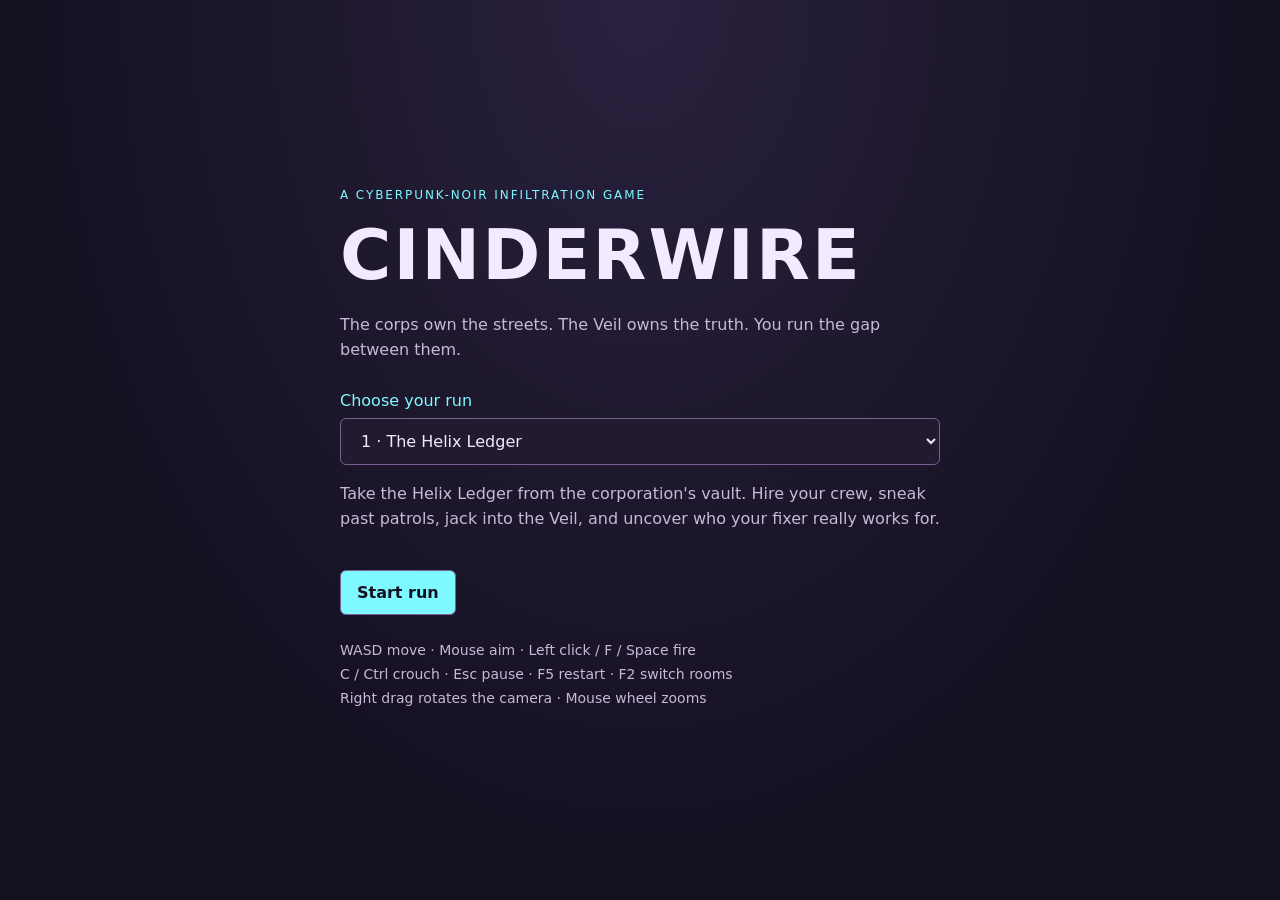
<file: scripts/cinderwire-template.html>
<!doctype html>
<html lang="en">
<head>
  <meta charset="utf-8">
  <meta name="viewport" content="width=device-width, initial-scale=1">
  <title>Cinderwire — The Helix Ledger / The Ash Exchange</title>
  <meta name="description" content="A cyberpunk-noir infiltration game inspired by SNES Shadowrun. Two complete missions with stealth, gunplay, hacking and crew loadouts.">
  <meta name="cinderwire-wasm-sha256" content="__CINDERWIRE_SHA256__">
  <link rel="icon" href="data:,">
  <style>
    html, body { margin: 0; height: 100%; overflow: hidden; background: #141020; color: #f2eaff; }
    canvas { display: block; width: 100vw !important; height: 100vh !important; outline: none; }
    #launch, #msg { position: fixed; inset: 0; z-index: 100; display: flex; align-items: center; justify-content: center; padding: 24px; box-sizing: border-box; font-family: system-ui, sans-serif; }
    #launch { background: radial-gradient(ellipse at top, #29213e, #141020 70%); }
    #launch[hidden], #msg[hidden] { display: none; }
    .briefing { width: min(600px, 100%); }
    .kicker { color: #7df9ff; font-size: 12px; letter-spacing: .16em; text-transform: uppercase; }
    h1 { font-size: clamp(40px, 8vw, 70px); letter-spacing: .03em; margin: 12px 0; }
    .intro { line-height: 1.6; color: #c8b8d9; }
    label { display: block; margin: 28px 0 8px; color: #7df9ff; }
    select, button { padding: 12px 16px; border: 1px solid #796196; border-radius: 6px; font: inherit; }
    select { width: 100%; background: #211a30; color: #f2eaff; }
    button { margin-top: 22px; background: #7df9ff; color: #141020; font-weight: 700; cursor: pointer; }
    button:disabled { opacity: .5; cursor: wait; }
    :focus-visible { outline: 3px solid #f6c453; outline-offset: 4px; }
    .controls { margin-top: 24px; line-height: 1.7; font-size: 14px; color: #c8b8d9; }
    #msg { background: #141020; text-align: center; font-size: 18px; pointer-events: none; }
  </style>
</head>
<body>
  <main id="launch">
    <div class="briefing">
      <p class="kicker">A cyberpunk-noir infiltration game</p>
      <h1>CINDERWIRE</h1>
      <p class="intro">The corps own the streets. The Veil owns the truth. You run the gap between them.</p>
      <label for="mission">Choose your run</label>
      <select id="mission">
        <option value="cinderwire">1 · The Helix Ledger</option>
        <option value="ash_exchange">2 · The Ash Exchange</option>
      </select>
      <p class="intro" id="mission-story">Take the Helix Ledger from the corporation's vault. Hire your crew, sneak past patrols, jack into the Veil, and uncover who your fixer really works for.</p>
      <button id="start" type="button" disabled>Start run</button>
      <p class="controls">WASD move · Mouse aim · Left click / F / Space fire<br>C / Ctrl crouch · Esc pause · F5 restart · F2 switch rooms<br>Right drag rotates the camera · Mouse wheel zooms</p>
    </div>
  </main>
  <div id="msg" role="status" aria-live="polite" hidden>Loading Cinderwire…</div>
  <!-- Compiled game and wasm-bindgen glue; hub boot assets are shared externally. -->
  <script id="cinderwire-module" type="application/octet-stream">__CINDERWIRE_MODULE__</script>
  <script id="cinderwire-wasm" type="application/octet-stream">__CINDERWIRE_WASM__</script>
  <script type="module">
    const launch = document.getElementById("launch");
    const msg = document.getElementById("msg");
    const start = document.getElementById("start");
    const mission = document.getElementById("mission");
    const story = document.getElementById("mission-story");
    const missions = {
      cinderwire: { title: "The Helix Ledger", story: "Take the Helix Ledger from the corporation's vault. Hire your crew, sneak past patrols, jack into the Veil, and uncover who your fixer really works for." },
      ash_exchange: { title: "The Ash Exchange", story: "Sell a copy of the Ledger, survive the double-cross, and walk Pale out. Choose the quiet high road or the loud Pit, then race to the getaway." },
    };
    const query = new URLSearchParams(location.search);
    const requested = query.get("mission") || query.get("room") || query.get("scene");
    if (Object.hasOwn(missions, requested)) mission.value = requested;
    function describeMission() { story.textContent = missions[mission.value].story; }
    mission.addEventListener("change", describeMission);
    describeMission();
    start.disabled = false;

    start.addEventListener("click", async () => {
      start.disabled = true;
      launch.hidden = true;
      msg.hidden = false;
      const selected = mission.value;
      const url = new URL(location.href);
      url.searchParams.set("scene", selected);
      url.searchParams.set("mission", selected);
      url.searchParams.delete("room");
      history.replaceState(null, "", url);
      document.title = `Cinderwire: ${missions[selected].title}`;
      document.body.dataset.mission = selected;
      try {
        const encoded = document.getElementById("cinderwire-wasm").textContent.trim();
        const bytes = Uint8Array.from(atob(encoded), (c) => c.charCodeAt(0));
        const game = await import(document.getElementById("cinderwire-module").textContent.trim());
        const observe = new MutationObserver(() => {
          const canvas = document.querySelector("canvas");
          if (canvas) {
            canvas.setAttribute("aria-label", `Cinderwire: ${missions[selected].title}`);
            canvas.focus();
            msg.hidden = true;
            window.MuseBoot.gameStarted();
            observe.disconnect();
          }
        });
        observe.observe(document.body, { childList: true });
        await game.default({ module_or_path: bytes });
      } catch (error) {
        console.error("Cinderwire failed to start:", error);
        msg.textContent = `Cinderwire could not start: ${error.message}. Reload to retry.`;
        msg.hidden = false;
      }
    });
  </script>
</body>
</html>
</file>
<file: assets/css/hub.css>
/* MUSE AI HUB — industrial arcade theme. No dependencies, no webfonts. */

:root {
  --bg: #16130f;
  --surface: #201b15;
  --surface-2: #292219;
  --border: #3a3227;
  --text: #f4eee1;
  --muted: #b7ab90;
  --accent: #ff6b1a;
  --accent-ink: #1a0d04;
  --hazard: #ffc42e;
  --good: #7fc86b;
  --bad: #ff5d5d;
  --display: "Arial Narrow", "Helvetica Neue", Helvetica, Arial, sans-serif;
  --body: system-ui, -apple-system, "Segoe UI", Roboto, sans-serif;
  --mono: ui-monospace, "Cascadia Mono", Consolas, monospace;
}

* { box-sizing: border-box; }

body {
  margin: 0;
  background: var(--bg);
  color: var(--text);
  font-family: var(--body);
  line-height: 1.5;
}

/* Thin hazard bar — the one loud industrial detail. */
.hazard-bar {
  height: 10px;
  background: repeating-linear-gradient(
    -45deg,
    var(--hazard) 0 18px,
    var(--accent-ink) 18px 36px
  );
}

.wrap {
  max-width: 1180px;
  margin: 0 auto;
  padding: 0 20px 64px;
}

/* ---------- Masthead ---------- */

.masthead {
  padding: 40px 0 8px;
  display: flex;
  flex-wrap: wrap;
  align-items: flex-end;
  justify-content: space-between;
  gap: 16px;
}

.brand-kicker {
  font-family: var(--mono);
  font-size: 12px;
  letter-spacing: 0.22em;
  text-transform: uppercase;
  color: var(--accent);
  margin: 0 0 6px;
}

.brand-title {
  font-family: var(--display);
  font-weight: 900;
  font-size: clamp(44px, 7vw, 84px);
  line-height: 0.95;
  letter-spacing: 0.01em;
  text-transform: uppercase;
  margin: 0;
}

.brand-title .thin {
  font-weight: 400;
  color: var(--muted);
}

.brand-sub {
  margin: 10px 0 0;
  max-width: 52ch;
  color: var(--muted);
  font-size: 16px;
}

.stats {
  display: flex;
  gap: 28px;
  padding-bottom: 6px;
}

.stat { text-align: right; }

.stat-num {
  font-family: var(--display);
  font-weight: 900;
  font-size: 40px;
  line-height: 1;
  color: var(--hazard);
}

.stat-label {
  font-family: var(--mono);
  font-size: 11px;
  letter-spacing: 0.18em;
  text-transform: uppercase;
  color: var(--muted);
}

/* ---------- Toolbar ---------- */

.toolbar {
  display: flex;
  flex-wrap: wrap;
  gap: 12px;
  align-items: center;
  margin: 28px 0 8px;
  padding: 14px;
  background: var(--surface);
  border: 1px solid var(--border);
  border-radius: 8px;
}

.search {
  flex: 1 1 240px;
  display: flex;
  align-items: center;
  gap: 8px;
  background: var(--bg);
  border: 1px solid var(--border);
  border-radius: 6px;
  padding: 0 12px;
}

.search input {
  flex: 1;
  background: none;
  border: none;
  color: var(--text);
  font-size: 15px;
  padding: 10px 0;
  outline: none;
}

.search input::placeholder { color: #7d7260; }

.toolbar select {
  background: var(--bg);
  color: var(--text);
  border: 1px solid var(--border);
  border-radius: 6px;
  font-size: 14px;
  padding: 10px 12px;
  font-family: var(--body);
}

.btn {
  cursor: pointer;
  border: 1px solid transparent;
  font-family: var(--display);
  font-weight: 700;
  text-transform: uppercase;
  letter-spacing: 0.08em;
  font-size: 14px;
  padding: 10px 18px;
  border-radius: 6px;
  text-decoration: none;
  display: inline-block;
}

.btn-primary {
  background: var(--accent);
  color: var(--accent-ink);
}

.btn-primary:hover { background: #ff7d3d; }

.btn-ghost {
  background: transparent;
  color: var(--text);
  border-color: var(--border);
}

.btn-ghost:hover { border-color: var(--accent); color: var(--accent); }

.result-line {
  font-family: var(--mono);
  font-size: 12px;
  letter-spacing: 0.08em;
  text-transform: uppercase;
  color: var(--muted);
  margin: 14px 2px;
}

/* ---------- Grid + cards ---------- */

.grid {
  display: grid;
  grid-template-columns: repeat(auto-fill, minmax(300px, 1fr));
  gap: 18px;
  margin-top: 6px;
}

.card {
  background: var(--surface);
  border: 1px solid var(--border);
  border-radius: 8px;
  overflow: hidden;
  display: flex;
  flex-direction: column;
  transition: border-color 120ms ease;
}

.card:hover { border-color: var(--accent); }

.cover {
  display: block;
  aspect-ratio: 16 / 8;
  position: relative;
  overflow: hidden;
}

.cover svg { display: block; width: 100%; height: 100%; }

.play-overlay {
  position: absolute;
  inset: 0;
  display: flex;
  align-items: center;
  justify-content: center;
  background: rgba(22, 19, 15, 0);
  transition: background 120ms ease;
}

.card:hover .play-overlay { background: rgba(22, 19, 15, 0.45); }

.play-badge {
  font-family: var(--display);
  font-weight: 900;
  text-transform: uppercase;
  letter-spacing: 0.12em;
  font-size: 15px;
  background: var(--accent);
  color: var(--accent-ink);
  padding: 10px 22px;
  border-radius: 4px;
  opacity: 0;
  transform: translateY(6px);
  transition: opacity 120ms ease, transform 120ms ease;
}

.card:hover .play-badge { opacity: 1; transform: translateY(0); }

.card-body { padding: 14px 16px 16px; display: flex; flex-direction: column; gap: 8px; flex: 1; }

.card-title {
  font-family: var(--display);
  font-weight: 900;
  font-size: 21px;
  line-height: 1.1;
  text-transform: uppercase;
  margin: 0;
}

.card-title a { color: var(--text); text-decoration: none; }
.card-title a:hover { color: var(--accent); }

.card-desc {
  margin: 0;
  color: var(--muted);
  font-size: 14px;
  flex: 1;
}

.tag-row { display: flex; flex-wrap: wrap; gap: 6px; }

.tag {
  font-family: var(--mono);
  font-size: 11px;
  letter-spacing: 0.06em;
  text-transform: uppercase;
  border: 1px solid var(--border);
  color: var(--muted);
  padding: 2px 9px;
  border-radius: 999px;
  background: none;
  cursor: pointer;
}

button.tag:hover { border-color: var(--accent); color: var(--accent); }

.card-meta {
  display: flex;
  justify-content: space-between;
  align-items: center;
  font-family: var(--mono);
  font-size: 11px;
  letter-spacing: 0.06em;
  text-transform: uppercase;
  color: #7d7260;
  border-top: 1px dashed var(--border);
  padding-top: 10px;
  margin-top: 2px;
}

.card-actions { display: flex; gap: 8px; margin-top: 4px; }
.card-actions .btn { flex: 1; text-align: center; padding: 9px 10px; }

/* ---------- Empty / error states ---------- */

.empty {
  border: 1px dashed var(--border);
  border-radius: 8px;
  padding: 48px 24px;
  text-align: center;
  color: var(--muted);
  grid-column: 1 / -1;
}

.empty strong { color: var(--text); }

.notice {
  border: 1px solid var(--bad);
  color: var(--text);
  background: #2a1a15;
  border-radius: 8px;
  padding: 16px 18px;
  margin-top: 18px;
}

/* ---------- Footer ---------- */

.footer {
  margin-top: 48px;
  border-top: 1px solid var(--border);
  padding-top: 20px;
  display: flex;
  flex-wrap: wrap;
  gap: 8px 24px;
  justify-content: space-between;
  font-family: var(--mono);
  font-size: 12px;
  letter-spacing: 0.06em;
  text-transform: uppercase;
  color: #7d7260;
}

.footer a { color: var(--muted); }
.footer a:hover { color: var(--accent); }

/* ---------- Player page ---------- */

.player-shell {
  display: flex;
  flex-direction: column;
  height: 100vh;
  height: 100dvh;
}

.player-top {
  display: flex;
  flex-wrap: wrap;
  align-items: center;
  gap: 10px 16px;
  padding: 12px 20px;
  background: var(--surface);
  border-bottom: 1px solid var(--border);
}

.player-top .back {
  font-family: var(--mono);
  font-size: 13px;
  color: var(--muted);
  text-decoration: none;
  letter-spacing: 0.06em;
}

.player-top .back:hover { color: var(--accent); }

.player-title {
  font-family: var(--display);
  font-weight: 900;
  text-transform: uppercase;
  font-size: 19px;
  margin: 0;
  flex: 1 1 auto;
}

.player-controls-hint {
  font-family: var(--mono);
  font-size: 11px;
  letter-spacing: 0.08em;
  text-transform: uppercase;
  color: #7d7260;
}

.frame-wrap { flex: 1; background: #000; position: relative; }

.frame-wrap iframe {
  position: absolute;
  inset: 0;
  width: 100%;
  height: 100%;
  border: none;
  background: #000;
}

@media (max-width: 640px) {
  .stats { gap: 20px; }
  .stat-num { font-size: 30px; }
  .toolbar { padding: 10px; }
}

@media (prefers-reduced-motion: reduce) {
  * { transition: none !important; }
}
</file>
